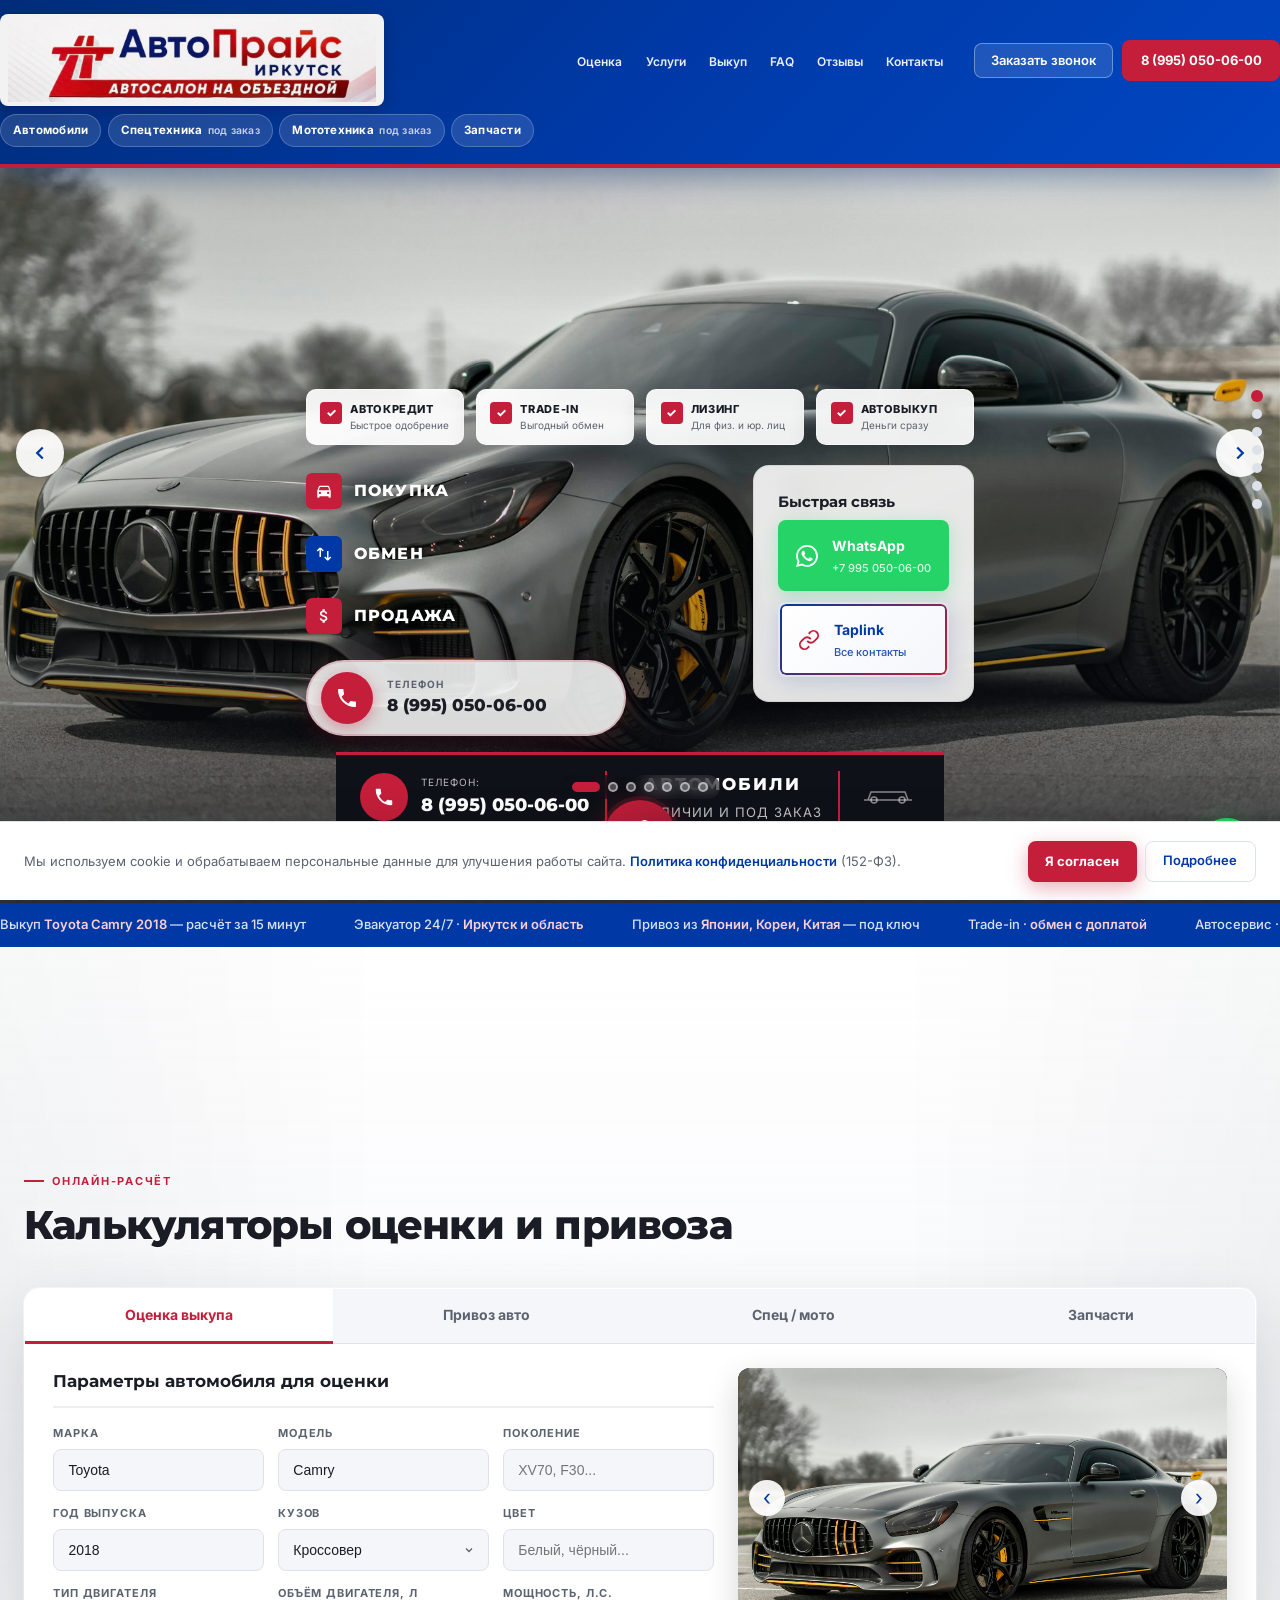
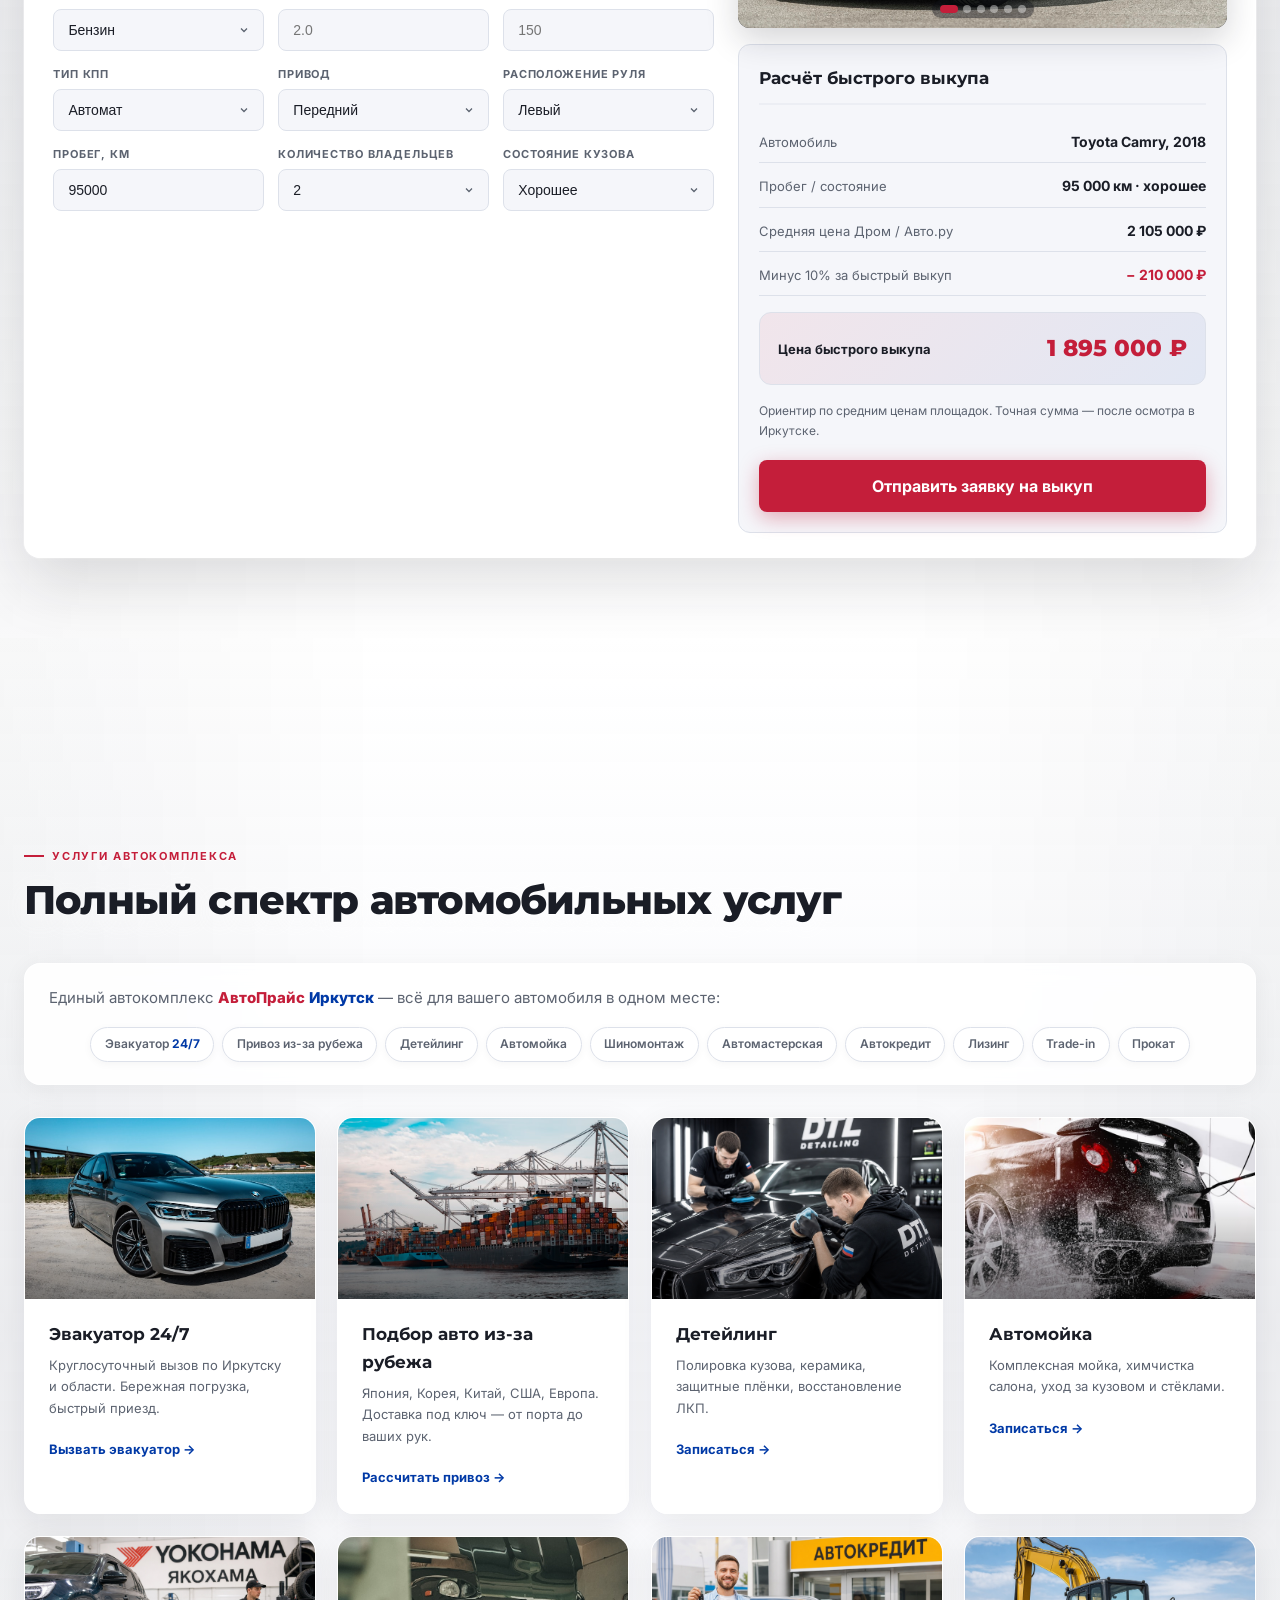
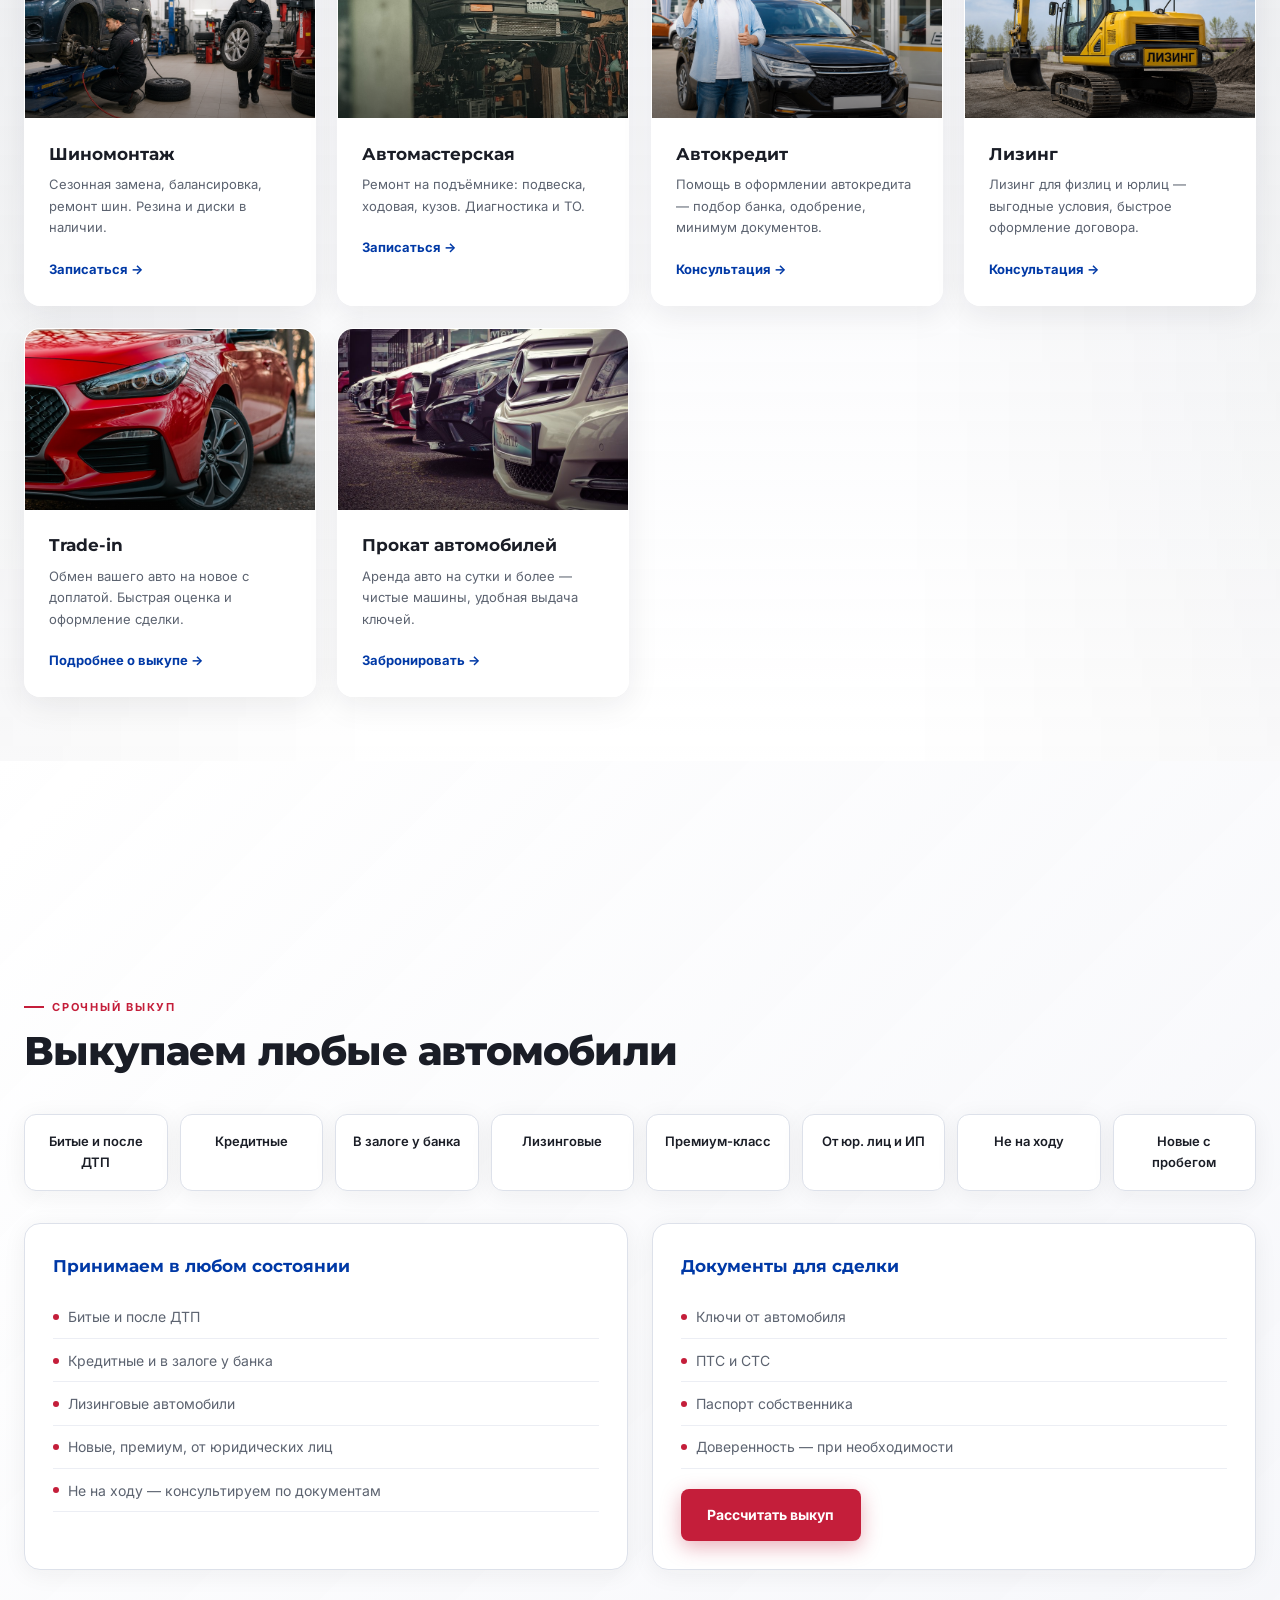
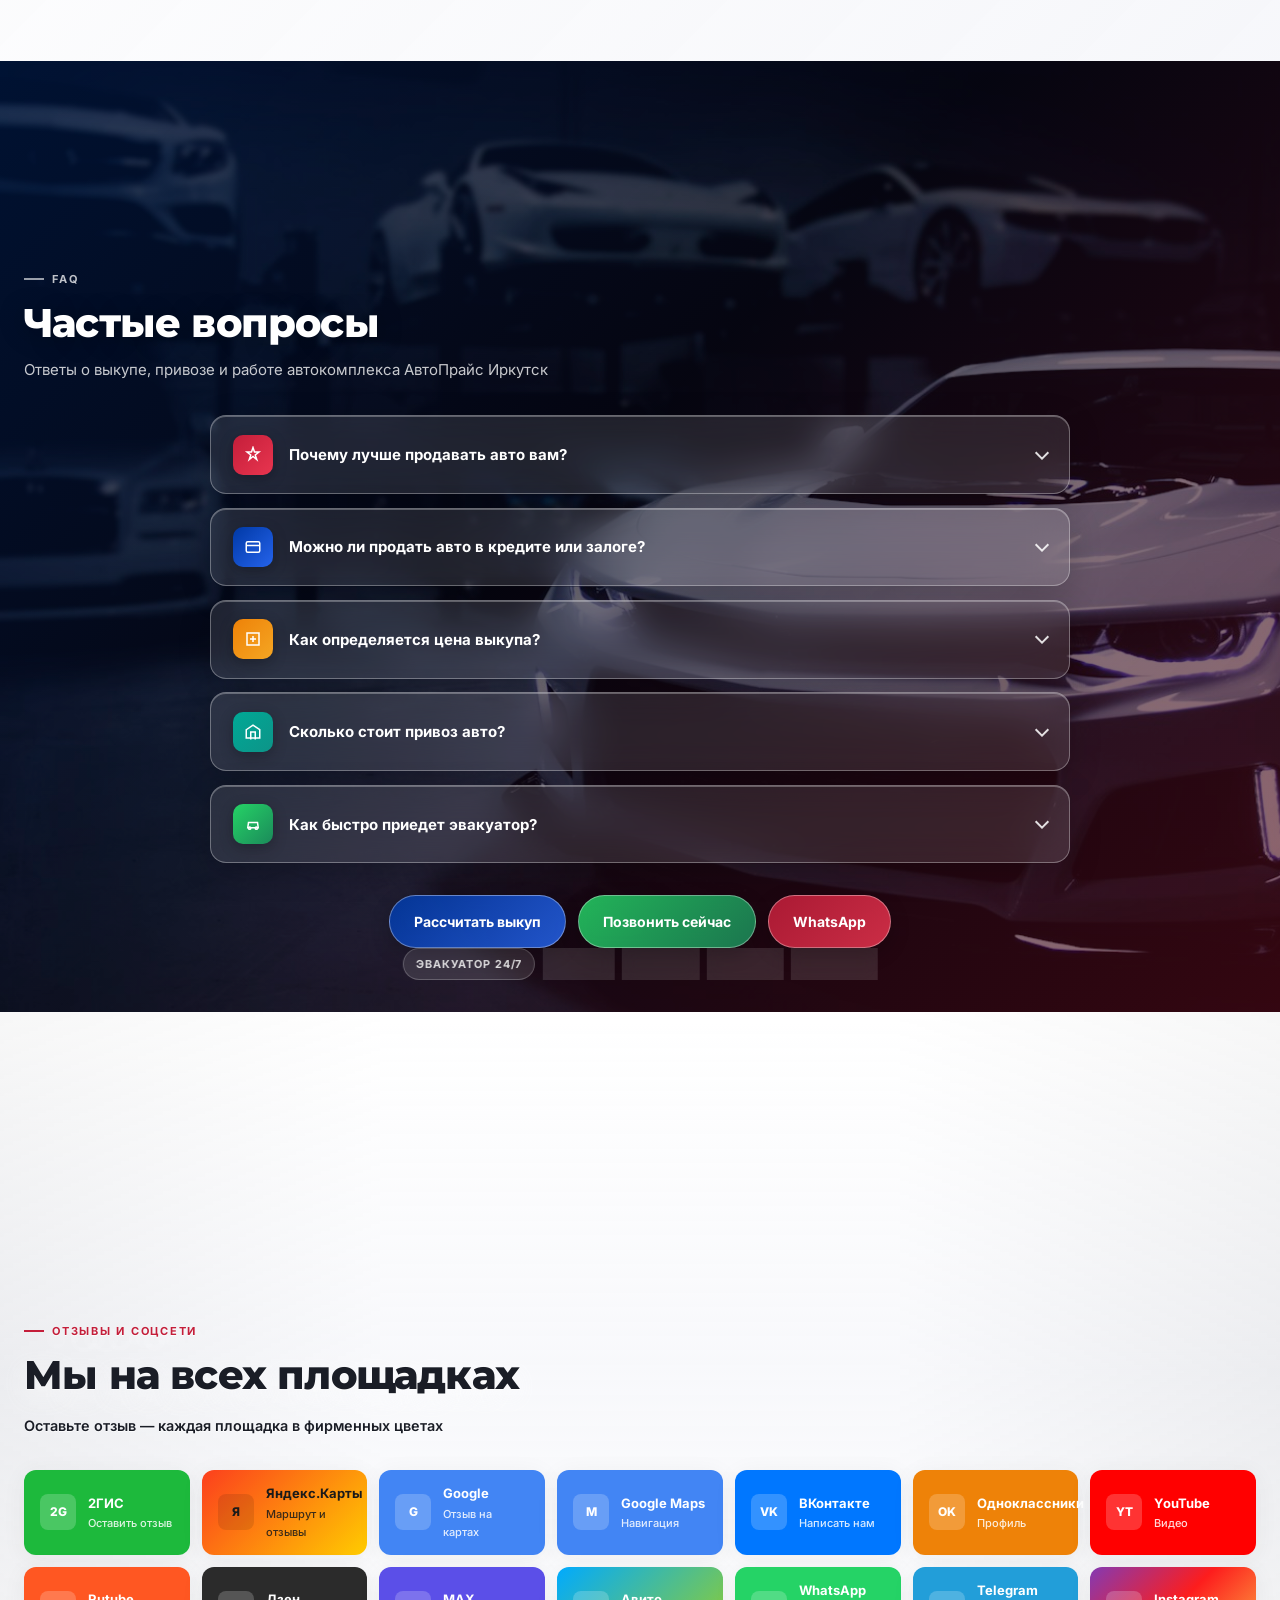
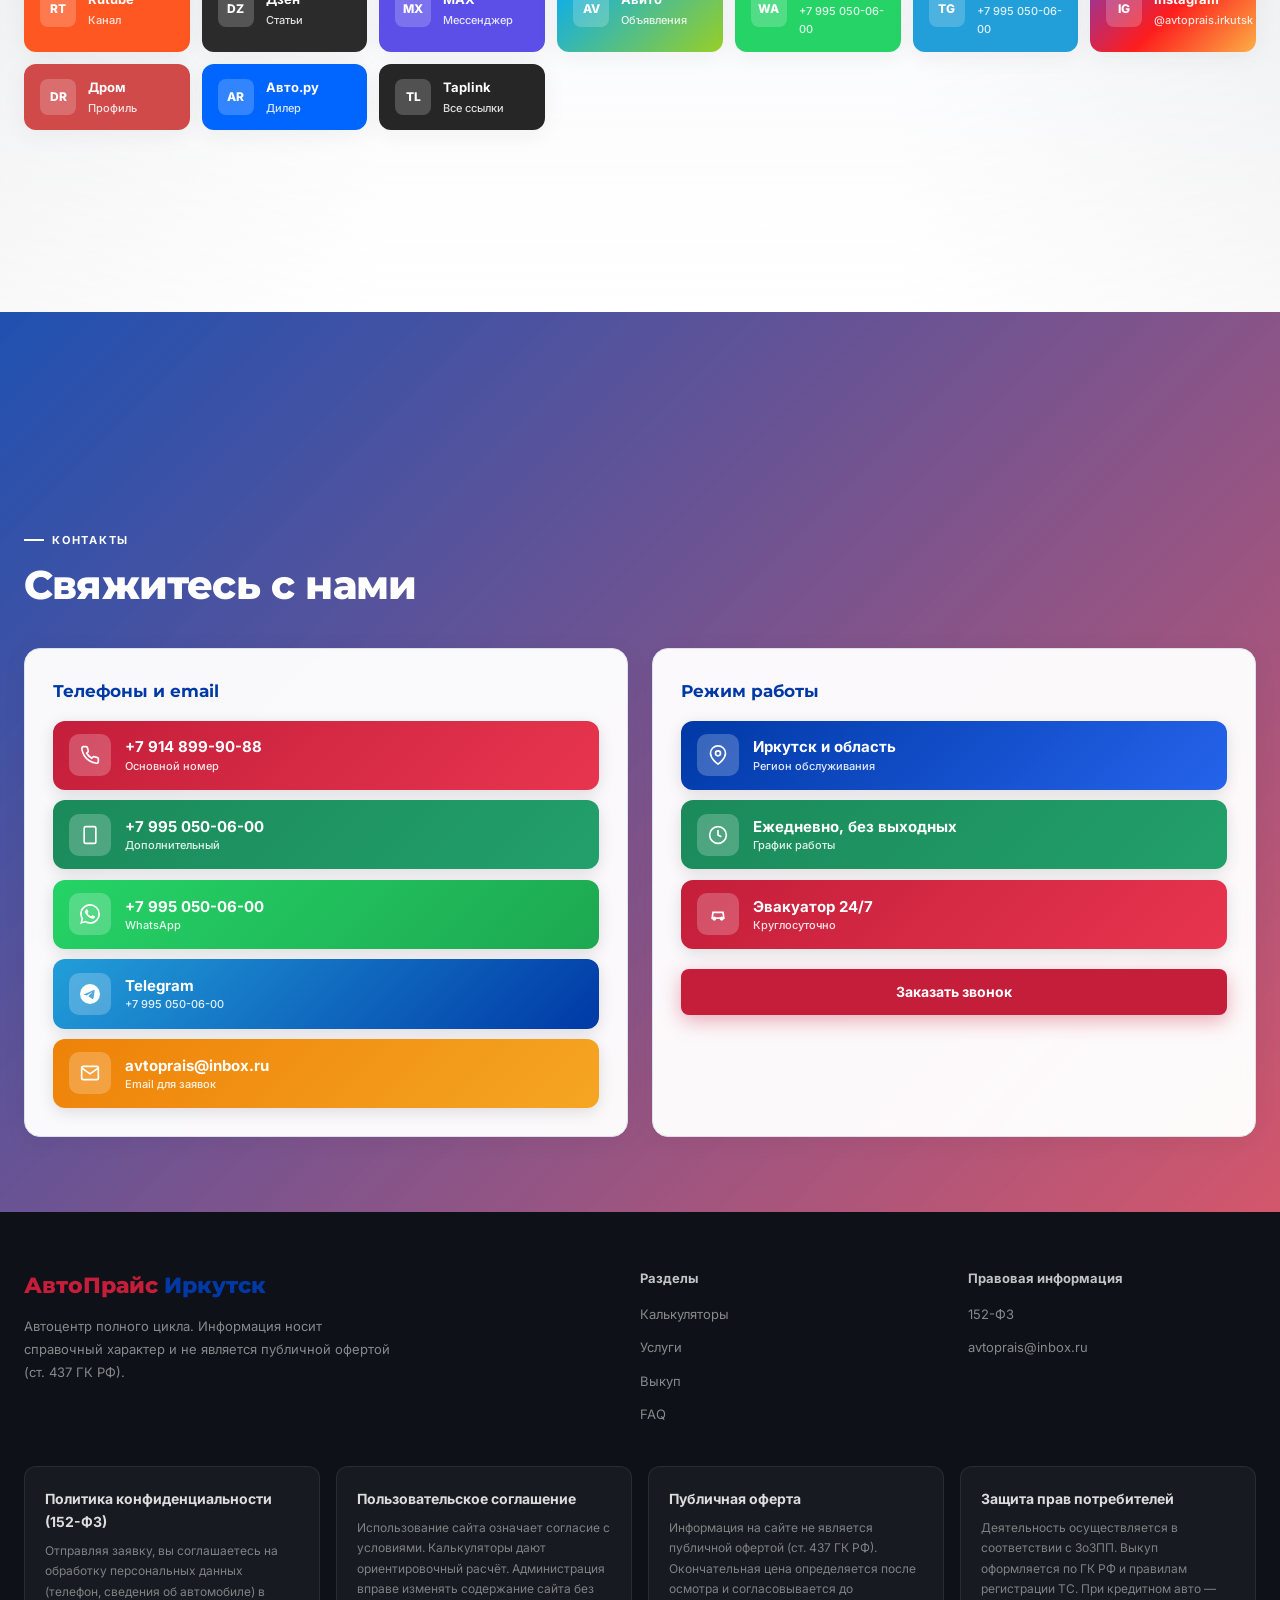
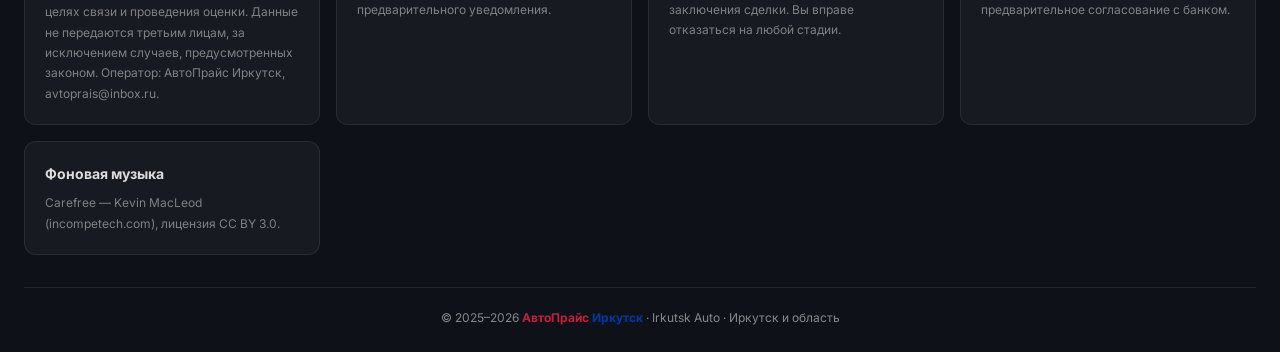
<file: avtoprais-vikup/index.html>
<!DOCTYPE html>
<html lang="ru">
<head>
<meta charset="UTF-8">
<meta name="viewport" content="width=device-width, initial-scale=1.0">
<title>АвтоПрайс Иркутск — Срочный выкуп авто | Автоцентр полного цикла</title>
<meta name="description" content="Срочный выкуп автомобилей в Иркутске за 15 минут. Привоз под заказ, эвакуатор 24/7, автосервис, trade-in. Битые, кредитные, в залоге.">
<link rel="preconnect" href="https://fonts.googleapis.com">
<link rel="stylesheet" href="css/portal.css">
</head>
<body>

<div class="tricolor"></div>

<header class="portal-nav portal-nav-hero">
  <div class="container nav-inner">
    <div class="nav-wrap">
      <a href="#home" class="nav-brand nav-brand-full" aria-label="АвтоПрайс Иркутск — Автосалон на Объездной">
        <img class="nav-logo-img" src="images/logo-avtoprais.png" width="420" height="96" alt="АвтоПрайс Иркутск — Автосалон на Объездной">
      </a>
      <ul class="nav-menu">
        <li><a href="#calculators">Оценка</a></li>
        <li><a href="#services">Услуги</a></li>
        <li><a href="#buyout">Выкуп</a></li>
        <li><a href="#faq">FAQ</a></li>
        <li><a href="#social">Отзывы</a></li>
        <li><a href="#contacts">Контакты</a></li>
      </ul>
      <div class="nav-actions">
        <button type="button" class="nav-callback" data-modal="modalCallback">Заказать звонок</button>
        <a href="tel:+79950500600" class="nav-call">8 (995) 050-06-00</a>
        <button class="nav-burger" id="navBurger" aria-label="Меню"><span></span><span></span><span></span></button>
      </div>
    </div>
    <div class="nav-cats" role="navigation" aria-label="Категории">
      <a href="#home" class="nav-cat" data-cat="auto">Автомобили</a>
      <a href="#calculators" class="nav-cat" data-cat="special" data-calc-tab="panelTech">Спецтехника <small>под заказ</small></a>
      <a href="#calculators" class="nav-cat" data-cat="moto" data-calc-tab="panelTech">Мототехника <small>под заказ</small></a>
      <a href="#calculators" class="nav-cat" data-cat="parts" data-calc-tab="panelParts">Запчасти</a>
    </div>
  </div>
</header>

<nav class="mobile-nav" id="mobileNav">
  <p class="mobile-nav-label">Категории</p>
  <a href="#home" data-cat="auto">Автомобили</a>
  <a href="#calculators" data-cat="special" data-calc-tab="panelTech">Спецтехника (под заказ)</a>
  <a href="#calculators" data-cat="moto" data-calc-tab="panelTech">Мототехника (под заказ)</a>
  <a href="#calculators" data-cat="parts" data-calc-tab="panelParts">Запчасти</a>
  <p class="mobile-nav-label">Разделы</p>
  <a href="#calculators">Оценка и калькуляторы</a>
  <a href="#services">Услуги</a>
  <a href="#buyout">Выкуп авто</a>
  <a href="#faq">FAQ</a>
  <a href="#social">Отзывы</a>
  <a href="#contacts">Контакты</a>
  <a href="tel:+79950500600">8 (995) 050-06-00</a>
</nav>

<nav class="page-dots" aria-label="Навигация по экранам">
  <a href="#home" title="Главная"></a>
  <a href="#calculators" title="Калькуляторы"></a>
  <a href="#services" title="Услуги"></a>
  <a href="#buyout" title="Выкуп"></a>
  <a href="#faq" title="FAQ"></a>
  <a href="#social" title="Отзывы"></a>
  <a href="#contacts" title="Контакты"></a>
</nav>

<!-- HERO -->
<section class="hero-portal screen" id="home">
  <div class="hero-slider" id="heroSlider">
    <div class="hero-slide active" style="background-image:url('images/hero/01-premium.jpg')" data-caption="Премиальные автомобили в наличии"></div>
    <div class="hero-slide" style="background-image:url('images/hero/02-lada.jpg')" data-caption="Классика и отечественные авто — выкуп и trade-in"></div>
    <div class="hero-slide" style="background-image:url('images/hero/03-toyota.jpg')" data-caption="Toyota — Camry, RAV4, Land Cruiser"></div>
    <div class="hero-slide" style="background-image:url('images/hero/04-gclass.jpg')" data-caption="Mercedes-Benz · G-Class"></div>
    <div class="hero-slide" style="background-image:url('images/hero/05-urus.jpg')" data-caption="Lamborghini Urus — премиум-класс"></div>
    <div class="hero-slide" style="background-image:url('images/hero/06-rolls.jpg')" data-caption="Rolls-Royce — элитный сегмент"></div>
    <div class="hero-slide" style="background-image:url('images/hero/07-yacht.jpg')" data-caption="Катера и яхты — подбор под заказ"></div>
  </div>
  <div class="hero-overlay"></div>

  <div class="container hero-banner">
    <div class="hero-checks">
      <div class="hero-check"><span class="hero-check-ico">✓</span><span><strong>АВТОКРЕДИТ</strong><small>Быстрое одобрение</small></span></div>
      <div class="hero-check"><span class="hero-check-ico">✓</span><span><strong>TRADE-IN</strong><small>Выгодный обмен</small></span></div>
      <div class="hero-check"><span class="hero-check-ico">✓</span><span><strong>ЛИЗИНГ</strong><small>Для физ. и юр. лиц</small></span></div>
      <div class="hero-check"><span class="hero-check-ico">✓</span><span><strong>АВТОВЫКУП</strong><small>Деньги сразу</small></span></div>
    </div>

    <div class="hero-body-row">
      <div class="hero-menu-col">
        <a href="#services" class="hero-menu-item item-buy"><span class="hero-menu-ico"><svg viewBox="0 0 24 24" fill="currentColor"><path d="M18.92 6.01C18.72 5.42 18.16 5 17.5 5h-11c-.66 0-1.22.42-1.42 1.01L3 12v8c0 .55.45 1 1 1h1c.55 0 1-.45 1-1v-1h12v1c0 .55.45 1 1 1h1c.55 0 1-.45 1-1v-8l-2.08-5.99zM6.5 16c-.83 0-1.5-.67-1.5-1.5S5.67 13 6.5 13s1.5.67 1.5 1.5S7.33 16 6.5 16zm11 0c-.83 0-1.5-.67-1.5-1.5s.67-1.5 1.5-1.5 1.5.67 1.5 1.5-.67 1.5-1.5 1.5zM5 11l1.5-4.5h11L19 11H5z"/></svg></span>ПОКУПКА</a>
        <a href="#buyout" class="hero-menu-item item-trade"><span class="hero-menu-ico"><svg viewBox="0 0 24 24" fill="none" stroke="currentColor" stroke-width="2"><path d="M7 16V4M7 4L3 8M7 4l4 4M17 8v12M17 20l4-4M17 20l-4-4"/></svg></span>ОБМЕН</a>
        <a href="#calculators" class="hero-menu-item item-sell" data-calc-tab="panelBuyout"><span class="hero-menu-ico"><svg viewBox="0 0 24 24" fill="currentColor"><path d="M11.8 10.9c-2.27-.59-3-1.2-3-2.15 0-1.09 1.01-1.85 2.7-1.85 1.78 0 2.44.85 2.5 2.1h2.21c-.07-1.72-1.12-3.3-3.21-3.81V3h-3v2.16c-1.94.42-3.5 1.68-3.5 3.61 0 2.31 1.91 3.46 4.7 4.13 2.5.6 3 1.48 3 2.41 0 .69-.49 1.79-2.7 1.79-2.06 0-2.87-.92-2.98-2.1h-2.2c.12 2.19 1.76 3.42 3.68 3.83V21h3v-2.15c1.95-.37 3.5-1.5 3.5-3.55 0-2.84-2.43-3.81-4.7-4.4z"/></svg></span>ПРОДАЖА</a>
        <a href="tel:+79950500600" class="hero-phone-plate">
          <span class="hero-phone-ring"><svg viewBox="0 0 24 24" fill="currentColor"><path d="M6.62 10.79c1.44 2.83 3.76 5.14 6.59 6.59l2.2-2.2c.27-.27.67-.36 1.02-.24 1.12.37 2.33.57 3.57.57.55 0 1 .45 1 1V20c0 .55-.45 1-1 1-9.39 0-17-7.61-17-17 0-.55.45-1 1-1h3.5c.55 0 1 .45 1 1 0 1.25.2 2.45.57 3.57.11.35.03.74-.25 1.02l-2.2 2.2z"/></svg></span>
          <span class="hero-phone-text"><small>ТЕЛЕФОН</small><strong>8 (995) 050-06-00</strong></span>
        </a>
      </div>
      <div class="hero-side-col">
        <div class="messenger-panel hero-messenger">
          <h3>Быстрая связь</h3>
          <div class="messenger-btns">
            <a href="https://wa.me/79950500600" target="_blank" rel="noopener" class="messenger-btn wa">
              <svg viewBox="0 0 24 24" fill="currentColor"><path d="M17.472 14.382c-.297-.149-1.758-.867-2.03-.967-.273-.099-.471-.148-.67.15-.197.297-.767.966-.94 1.164-.173.199-.347.223-.644.075-.297-.15-1.255-.463-2.39-1.475-.883-.788-1.48-1.761-1.653-2.059-.173-.297-.018-.458.13-.606.134-.133.298-.347.446-.52.149-.174.198-.298.298-.497.099-.198.05-.371-.025-.52-.075-.149-.669-1.612-.916-2.207-.242-.579-.487-.5-.669-.51-.173-.008-.371-.01-.57-.01-.198 0-.52.074-.792.372-.272.297-1.04 1.016-1.04 2.479 0 1.462 1.065 2.875 1.213 3.074.149.198 2.096 3.2 5.077 4.487.709.306 1.262.489 1.694.625.712.227 1.36.195 1.871.118.571-.085 1.758-.719 2.006-1.413.248-.694.248-1.289.173-1.413-.074-.124-.272-.198-.57-.347m-5.421 7.403h-.004a9.87 9.87 0 01-5.031-1.378l-.361-.214-3.741.982.998-3.648-.235-.374a9.86 9.86 0 01-1.51-5.26c.001-5.45 4.436-9.884 9.888-9.884 2.64 0 5.122 1.03 6.988 2.898a9.825 9.825 0 012.893 6.994c-.003 5.45-4.437 9.884-9.885 9.884m8.413-18.297A11.815 11.815 0 0012.05 0C5.495 0 .16 5.335.157 11.892c0 2.096.547 4.142 1.588 5.945L.057 24l6.305-1.654a11.882 11.882 0 005.683 1.448h.005c6.554 0 11.89-5.335 11.893-11.893a11.821 11.821 0 00-3.48-8.413z"/></svg>
              <div>WhatsApp<small>+7 995 050-06-00</small></div>
            </a>
            <a href="https://taplink.cc/avtoprais1" target="_blank" rel="noopener" class="messenger-btn taplink">
              <svg viewBox="0 0 24 24" fill="none" stroke="currentColor" stroke-width="2"><path d="M10 13a5 5 0 007.54.54l3-3a5 5 0 00-7.07-7.07l-1.72 1.71"/><path d="M14 11a5 5 0 00-7.54-.54l-3 3a5 5 0 007.07 7.07l1.71-1.71"/></svg>
              <div>Taplink<small>Все контакты</small></div>
            </a>
          </div>
        </div>
      </div>
    </div>
  </div>

  <p class="slide-caption" id="slideCaption">Премиальные автомобили в наличии</p>

  <button type="button" class="hero-arrow hero-arrow-prev" id="heroPrev" aria-label="Предыдущий автомобиль">
    <svg viewBox="0 0 24 24" fill="none" stroke="currentColor" stroke-width="2.5"><path d="M15 18l-6-6 6-6"/></svg>
  </button>
  <button type="button" class="hero-arrow hero-arrow-next" id="heroNext" aria-label="Следующий автомобиль">
    <svg viewBox="0 0 24 24" fill="none" stroke="currentColor" stroke-width="2.5"><path d="M9 18l6-6-6-6"/></svg>
  </button>

  <div class="hero-bottom-bar">
    <a href="tel:+79950500600" class="hero-bottom-phone">
      <span class="hero-bottom-phone-ico"><svg viewBox="0 0 24 24" fill="currentColor"><path d="M6.62 10.79c1.44 2.83 3.76 5.14 6.59 6.59l2.2-2.2c.27-.27.67-.36 1.02-.24 1.12.37 2.33.57 3.57.57.55 0 1 .45 1 1V20c0 .55-.45 1-1 1-9.39 0-17-7.61-17-17 0-.55.45-1 1-1h3.5c.55 0 1 .45 1 1 0 1.25.2 2.45.57 3.57.11.35.03.74-.25 1.02l-2.2 2.2z"/></svg></span>
      <span><small>ТЕЛЕФОН:</small><strong>8 (995) 050-06-00</strong></span>
    </a>
    <div class="hero-bottom-center">
      <span class="hero-bottom-title">АВТОМОБИЛИ</span>
      <span class="hero-bottom-sub">В НАЛИЧИИ И ПОД ЗАКАЗ</span>
    </div>
    <div class="hero-bottom-car" aria-hidden="true">
      <svg viewBox="0 0 64 32" fill="none" stroke="currentColor" stroke-width="1.5"><path d="M8 22h48M12 22l3-8h34l3 8M18 14h28"/><circle cx="18" cy="22" r="3"/><circle cx="46" cy="22" r="3"/></svg>
    </div>
  </div>

  <div class="hero-dots" role="tablist" aria-label="Слайды автомобилей">
    <button type="button" class="hero-dot active" aria-label="Премиум" aria-current="true"></button>
    <button type="button" class="hero-dot" aria-label="Жигули"></button>
    <button type="button" class="hero-dot" aria-label="Toyota"></button>
    <button type="button" class="hero-dot" aria-label="Mercedes G-Class"></button>
    <button type="button" class="hero-dot" aria-label="Lamborghini Urus"></button>
    <button type="button" class="hero-dot" aria-label="Rolls-Royce"></button>
    <button type="button" class="hero-dot" aria-label="Катер"></button>
  </div>
</section>

<div class="live-ticker">
  <div class="ticker-track">
    <span>Выкуп <em>Toyota Camry 2018</em> — расчёт за 15 минут</span>
    <span>Эвакуатор 24/7 · <em>Иркутск и область</em></span>
    <span>Привоз из <em>Японии, Кореи, Китая</em> — под ключ</span>
    <span>Trade-in · <em>обмен с доплатой</em></span>
    <span>Автосервис · <em>ходовая, кузов, детейлинг</em></span>
    <span>Выкуп <em>Toyota Camry 2018</em> — расчёт за 15 минут</span>
    <span>Эвакуатор 24/7 · <em>Иркутск и область</em></span>
    <span>Привоз из <em>Японии, Кореи, Китая</em> — под ключ</span>
    <span>Trade-in · <em>обмен с доплатой</em></span>
    <span>Автосервис · <em>ходовая, кузов, детейлинг</em></span>
  </div>
</div>

<!-- CALCULATORS — экран 2 -->
<section class="section calc-section screen focus-buyout has-bg-cars" id="calculators">
  <div class="bg-car-slider" aria-hidden="true" data-bg-interval="5500">
    <div class="bg-car-slide active" style="background-image:url('https://images.unsplash.com/photo-1492144534655-ae79c964c9d7?auto=format&fit=crop&w=1920&q=80')"></div>
    <div class="bg-car-slide" style="background-image:url('https://images.unsplash.com/photo-1503376780353-7e6692767b70?auto=format&fit=crop&w=1920&q=80')"></div>
    <div class="bg-car-slide" style="background-image:url('https://images.unsplash.com/photo-1618843479313-40f8afb4b4d8?auto=format&fit=crop&w=1920&q=80')"></div>
    <div class="bg-car-slide" style="background-image:url('https://images.unsplash.com/photo-1555215695-3004980ad54e?auto=format&fit=crop&w=1920&q=80')"></div>
    <div class="bg-car-slide" style="background-image:url('https://images.unsplash.com/photo-1606664515524-ed2f786a0bd6?auto=format&fit=crop&w=1920&q=80')"></div>
    <div class="bg-car-slide" style="background-image:url('https://images.unsplash.com/photo-1583121274602-3e282f2bae70?auto=format&fit=crop&w=1920&q=80')"></div>
    <div class="bg-car-overlay"></div>
  </div>
  <div class="container screen-inner reveal">
    <span class="section-label">Онлайн-расчёт</span>
    <h2 class="section-title">Калькуляторы оценки и привоза</h2>
    <div class="calc-shell">
      <div class="calc-tabs">
        <button type="button" class="calc-tab active" data-panel="panelBuyout">Оценка выкупа</button>
        <button type="button" class="calc-tab" data-panel="panelImport">Привоз авто</button>
        <button type="button" class="calc-tab" data-panel="panelTech">Спец / мото</button>
        <button type="button" class="calc-tab" data-panel="panelParts">Запчасти</button>
      </div>

      <div class="calc-panel active" id="panelBuyout">
        <div class="calc-workbench">
          <div class="calc-fields">
            <h3>Параметры автомобиля для оценки</h3>
            <div class="form-row three">
              <div class="form-group">
                <label>Марка</label>
                <input type="text" id="p-ev-brand" list="p-brand-list" placeholder="Toyota, BMW, Kia..." autocomplete="off" value="Toyota">
                <datalist id="p-brand-list"></datalist>
              </div>
              <div class="form-group">
                <label>Модель</label>
                <input type="text" id="p-ev-model" list="p-model-list" placeholder="Camry, X5, Sportage..." autocomplete="off" value="Camry">
                <datalist id="p-model-list"></datalist>
              </div>
              <div class="form-group">
                <label>Поколение</label>
                <input type="text" id="p-ev-gen" placeholder="XV70, F30...">
              </div>
            </div>
            <div class="form-row three">
              <div class="form-group">
                <label>Год выпуска</label>
                <input type="number" id="p-ev-year" value="2018" min="1990" max="2026">
              </div>
              <div class="form-group">
                <label>Кузов</label>
                <select id="p-ev-body">
                  <option>Седан</option>
                  <option>Хэтчбек</option>
                  <option selected>Кроссовер</option>
                  <option>Внедорожник</option>
                  <option>Универсал</option>
                  <option>Купе</option>
                  <option>Минивэн</option>
                  <option>Пикап</option>
                </select>
              </div>
              <div class="form-group">
                <label>Цвет</label>
                <input type="text" id="p-ev-color" placeholder="Белый, чёрный...">
              </div>
            </div>
            <div class="form-row three">
              <div class="form-group">
                <label>Тип двигателя</label>
                <select id="p-ev-engine">
                  <option selected>Бензин</option>
                  <option>Дизель</option>
                  <option>Гибрид</option>
                  <option>Электро</option>
                  <option>Газ / ГБО</option>
                </select>
              </div>
              <div class="form-group">
                <label>Объём двигателя, л</label>
                <input type="text" id="p-ev-volume" placeholder="2.0">
              </div>
              <div class="form-group">
                <label>Мощность, л.с.</label>
                <input type="number" id="p-ev-power" placeholder="150" min="30" max="1500">
              </div>
            </div>
            <div class="form-row three">
              <div class="form-group">
                <label>Тип КПП</label>
                <select id="p-ev-gear">
                  <option>Механика</option>
                  <option selected>Автомат</option>
                  <option>Робот</option>
                  <option>Вариатор</option>
                </select>
              </div>
              <div class="form-group">
                <label>Привод</label>
                <select id="p-ev-drive">
                  <option selected>Передний</option>
                  <option>Задний</option>
                  <option>Полный</option>
                </select>
              </div>
              <div class="form-group">
                <label>Расположение руля</label>
                <select id="p-ev-wheel">
                  <option selected>Левый</option>
                  <option>Правый</option>
                </select>
              </div>
            </div>
            <div class="form-row three">
              <div class="form-group">
                <label>Пробег, км</label>
                <input type="number" id="p-ev-mileage" placeholder="90 000" value="95000">
              </div>
              <div class="form-group">
                <label>Количество владельцев</label>
                <select id="p-ev-owners">
                  <option>1</option>
                  <option selected>2</option>
                  <option>3</option>
                  <option>4+</option>
                </select>
              </div>
              <div class="form-group">
                <label>Состояние кузова</label>
                <select id="p-ev-condition">
                  <option value="отличное">Отличное</option>
                  <option value="хорошее" selected>Хорошее</option>
                  <option value="среднее">Среднее</option>
                  <option value="битое">Битое</option>
                  <option value="не на ходу">Не на ходу</option>
                </select>
              </div>
            </div>
          </div>

          <aside class="calc-aside">
            <div class="calc-car-slider" id="calcCarSlider">
              <div class="calc-car-track">
                <div class="calc-car-slide active" style="background-image:url('images/hero/01-premium.jpg')"></div>
                <div class="calc-car-slide" style="background-image:url('images/hero/03-toyota.jpg')"></div>
                <div class="calc-car-slide" style="background-image:url('images/hero/04-gclass.jpg')"></div>
                <div class="calc-car-slide" style="background-image:url('images/hero/05-urus.jpg')"></div>
                <div class="calc-car-slide" style="background-image:url('images/hero/02-lada.jpg')"></div>
                <div class="calc-car-slide" style="background-image:url('images/hero/06-rolls.jpg')"></div>
              </div>
              <button type="button" class="calc-car-arrow prev" id="calcCarPrev" aria-label="Назад">‹</button>
              <button type="button" class="calc-car-arrow next" id="calcCarNext" aria-label="Вперёд">›</button>
              <div class="calc-car-dots" id="calcCarDots" role="tablist" aria-label="Автомобили">
                <button type="button" class="active" aria-label="1"></button>
                <button type="button" aria-label="2"></button>
                <button type="button" aria-label="3"></button>
                <button type="button" aria-label="4"></button>
                <button type="button" aria-label="5"></button>
                <button type="button" aria-label="6"></button>
              </div>
            </div>
            <div class="calc-output">
              <h3>Расчёт быстрого выкупа</h3>
              <div class="calc-result" id="portalBuyoutResult"></div>
              <button type="button" class="btn btn-red buyout-submit-btn" style="width:100%;margin-top:1.25rem" data-modal="modalCallback">Отправить заявку на выкуп</button>
            </div>
          </aside>
        </div>
      </div>

      <div class="calc-panel" id="panelImport">
        <div class="calc-workbench">
          <div class="calc-fields">
            <h3>Параметры привоза в Иркутск</h3>
            <div class="form-row three">
              <div class="form-group">
                <label>Страна</label>
                <select id="p-imp-country">
                  <option value="japan">Япония</option>
                  <option value="korea">Южная Корея</option>
                  <option value="china">Китай</option>
                  <option value="usa">США</option>
                  <option value="germany">Германия</option>
                </select>
              </div>
              <div class="form-group">
                <label>Марка</label>
                <input type="text" id="p-imp-brand" list="p-imp-brand-list" placeholder="Toyota, Nissan..." autocomplete="off" value="Toyota">
                <datalist id="p-imp-brand-list"></datalist>
              </div>
              <div class="form-group">
                <label>Модель</label>
                <input type="text" id="p-imp-model" list="p-imp-model-list" placeholder="Camry, RAV4..." autocomplete="off" value="Camry">
                <datalist id="p-imp-model-list"></datalist>
              </div>
            </div>
            <div class="form-row three">
              <div class="form-group">
                <label>Год выпуска</label>
                <input type="number" id="p-imp-year" value="2019" min="2005" max="2026">
              </div>
              <div class="form-group">
                <label>Комплектация</label>
                <select id="p-imp-trim">
                  <option value="Standard">Standard</option>
                  <option value="G" selected>G</option>
                  <option value="S">S</option>
                  <option value="Z">Z</option>
                  <option value="Touring">Touring</option>
                  <option value="Premium">Premium</option>
                  <option value="Luxury">Luxury</option>
                  <option value="Sport">Sport</option>
                </select>
              </div>
              <div class="form-group">
                <label>Объём двигателя</label>
                <select id="p-imp-volume">
                  <option value="1000">до 1.0 л</option>
                  <option value="1500">1.0–1.5 л</option>
                  <option value="2000" selected>1.5–2.0 л</option>
                  <option value="2500">2.0–2.5 л</option>
                  <option value="3000">2.5–3.0 л</option>
                  <option value="3500">свыше 3.0 л</option>
                </select>
              </div>
            </div>
            <div class="form-row">
              <div class="form-group">
                <label>Цена за рубежом, ₽</label>
                <input type="number" id="p-imp-price" min="100000" step="10000" placeholder="авто-расчёт">
              </div>
              <div class="form-group">
                <label>Город получения</label>
                <input type="text" id="p-imp-city" value="Иркутск" placeholder="Иркутск">
              </div>
            </div>
          </div>

          <aside class="calc-aside">
            <div class="calc-car-slider calc-car-slider-import" id="calcCarSliderImp">
              <div class="calc-car-track">
                <div class="calc-car-slide active" style="background-image:url('images/hero/03-toyota.jpg')"></div>
                <div class="calc-car-slide" style="background-image:url('images/hero/01-premium.jpg')"></div>
                <div class="calc-car-slide" style="background-image:url('images/hero/04-gclass.jpg')"></div>
                <div class="calc-car-slide" style="background-image:url('images/hero/05-urus.jpg')"></div>
                <div class="calc-car-slide" style="background-image:url('images/hero/06-rolls.jpg')"></div>
              </div>
              <button type="button" class="calc-car-arrow prev" data-calc-slider="imp" data-dir="-1" aria-label="Назад">‹</button>
              <button type="button" class="calc-car-arrow next" data-calc-slider="imp" data-dir="1" aria-label="Вперёд">›</button>
              <div class="calc-car-dots" id="calcCarDotsImp" role="tablist">
                <button type="button" class="active" aria-label="1"></button>
                <button type="button" aria-label="2"></button>
                <button type="button" aria-label="3"></button>
                <button type="button" aria-label="4"></button>
                <button type="button" aria-label="5"></button>
              </div>
            </div>
            <div class="calc-output">
              <h3>Итого под ключ</h3>
              <div class="calc-result" id="portalImportResult"></div>
              <button type="button" class="btn btn-blue" style="width:100%;margin-top:1.25rem" data-modal="modalCallback">Отправить на расчет привоза</button>
            </div>
          </aside>
        </div>
      </div>

      <div class="calc-panel" id="panelTech">
        <div class="calc-workbench">
          <div class="calc-fields">
            <h3>Доставка и растаможка техники до Иркутска</h3>
            <p class="calc-hint">Для спецтехники и мототехники под заказ. Расчёт ориентировочный.</p>
            <div class="form-row three">
              <div class="form-group">
                <label>Тип техники</label>
                <select id="p-tech-type">
                  <option value="special">Спецтехника</option>
                  <option value="moto">Мототехника</option>
                </select>
              </div>
              <div class="form-group">
                <label>Страна отправки</label>
                <select id="p-tech-country">
                  <option value="china">Китай</option>
                  <option value="japan">Япония</option>
                  <option value="korea">Южная Корея</option>
                  <option value="germany">Германия</option>
                  <option value="usa">США</option>
                </select>
              </div>
              <div class="form-group">
                <label>Год выпуска</label>
                <input type="number" id="p-tech-year" value="2020" min="1995" max="2026">
              </div>
            </div>
            <div class="form-row three">
              <div class="form-group">
                <label>Название / модель</label>
                <input type="text" id="p-tech-name" placeholder="Экскаватор XCMG / Honda CBR..." value="Экскаватор">
              </div>
              <div class="form-group">
                <label>Цена за рубежом, ₽</label>
                <input type="number" id="p-tech-price" value="2500000" min="50000" step="10000">
              </div>
              <div class="form-group">
                <label>Вес / класс</label>
                <select id="p-tech-weight">
                  <option value="light">Лёгкая (до 1 т / мото)</option>
                  <option value="medium" selected>Средняя (1–8 т)</option>
                  <option value="heavy">Тяжёлая (свыше 8 т)</option>
                </select>
              </div>
            </div>
            <div class="form-row">
              <div class="form-group">
                <label>Объём двигателя, см³ (если есть)</label>
                <input type="number" id="p-tech-volume" value="2000" min="50" max="20000" step="50">
              </div>
              <div class="form-group">
                <label>Город получения</label>
                <input type="text" id="p-tech-city" value="Иркутск" readonly>
              </div>
            </div>
          </div>
          <aside class="calc-aside">
            <div class="calc-output">
              <h3>Итого до Иркутска</h3>
              <div class="calc-result" id="portalTechResult"></div>
              <button type="button" class="btn btn-blue" style="width:100%;margin-top:1.25rem" data-modal="modalCallback">Заявка на спец / мото</button>
            </div>
          </aside>
        </div>
      </div>

      <div class="calc-panel" id="panelParts">
        <div class="calc-workbench">
          <div class="calc-fields">
            <h3>Доставка и растаможка запчастей до Иркутска</h3>
            <p class="calc-hint">Отдельно для автозапчастей и комплектующих. Укажите вес и стоимость инвойса.</p>
            <div class="form-row three">
              <div class="form-group">
                <label>Страна отправки</label>
                <select id="p-parts-country">
                  <option value="china">Китай</option>
                  <option value="japan">Япония</option>
                  <option value="korea">Южная Корея</option>
                  <option value="uae">ОАЭ / Ближний Восток</option>
                  <option value="europe">Европа</option>
                </select>
              </div>
              <div class="form-group">
                <label>Тип груза</label>
                <select id="p-parts-kind">
                  <option value="body">Кузовные детали</option>
                  <option value="engine">Двигатель / КПП</option>
                  <option value="optics">Оптика / электроника</option>
                  <option value="consumables" selected>Расходники / мелкие</option>
                  <option value="wheels">Диски / шины</option>
                </select>
              </div>
              <div class="form-group">
                <label>Вес груза, кг</label>
                <input type="number" id="p-parts-weight" value="25" min="0.5" max="5000" step="0.5">
              </div>
            </div>
            <div class="form-row">
              <div class="form-group">
                <label>Стоимость по инвойсу, ₽</label>
                <input type="number" id="p-parts-price" value="80000" min="1000" step="1000">
              </div>
              <div class="form-group">
                <label>Описание</label>
                <input type="text" id="p-parts-name" placeholder="Фара LED, турбина..." value="Комплект запчастей">
              </div>
            </div>
            <div class="form-row">
              <div class="form-group">
                <label>Город получения</label>
                <input type="text" id="p-parts-city" value="Иркутск" readonly>
              </div>
              <div class="form-group">
                <label>Срочность</label>
                <select id="p-parts-speed">
                  <option value="standard" selected>Стандарт (20–35 дней)</option>
                  <option value="express">Экспресс (+40% к доставке)</option>
                </select>
              </div>
            </div>
          </div>
          <aside class="calc-aside">
            <div class="calc-output">
              <h3>Итого до Иркутска</h3>
              <div class="calc-result" id="portalPartsResult"></div>
              <button type="button" class="btn btn-red" style="width:100%;margin-top:1.25rem" data-modal="modalCallback">Заявка на запчасти</button>
            </div>
          </aside>
        </div>
      </div>
    </div>
  </div>
</section>

<!-- SERVICES — экран 3 -->
<section class="section services-section screen has-bg-cars" id="services">
  <div class="bg-car-slider" aria-hidden="true" data-bg-interval="5200">
    <div class="bg-car-slide active" style="background-image:url('https://images.unsplash.com/photo-1549317661-bd32c8ce0db2?auto=format&fit=crop&w=1920&q=80')"></div>
    <div class="bg-car-slide" style="background-image:url('https://images.unsplash.com/photo-1511919884226-fd3cad34687c?auto=format&fit=crop&w=1920&q=80')"></div>
    <div class="bg-car-slide" style="background-image:url('https://images.unsplash.com/photo-1617531653332-bd46c24f2068?auto=format&fit=crop&w=1920&q=80')"></div>
    <div class="bg-car-slide" style="background-image:url('https://images.unsplash.com/photo-1542362567-b066e69b1855?auto=format&fit=crop&w=1920&q=80')"></div>
    <div class="bg-car-slide" style="background-image:url('https://images.unsplash.com/photo-1552519507-da3b142c6e3d?auto=format&fit=crop&w=1920&q=80')"></div>
    <div class="bg-car-slide" style="background-image:url('https://images.unsplash.com/photo-1563720223185-11003d516935?auto=format&fit=crop&w=1920&q=80')"></div>
    <div class="bg-car-overlay"></div>
  </div>
  <div class="container screen-inner reveal">
    <span class="section-label">Услуги автокомплекса</span>
    <h2 class="section-title">Полный спектр автомобильных услуг</h2>
    <div class="services-hub">
      <p>Единый автокомплекс <strong><span class="brand-red">АвтоПрайс</span> <span class="brand-blue">Иркутск</span></strong> — всё для вашего автомобиля в одном месте:</p>
      <div class="services-hub-tags">
        <span class="services-hub-tag">Эвакуатор <em>24/7</em></span>
        <span class="services-hub-tag">Привоз из-за рубежа</span>
        <span class="services-hub-tag">Детейлинг</span>
        <span class="services-hub-tag">Автомойка</span>
        <span class="services-hub-tag">Шиномонтаж</span>
        <span class="services-hub-tag">Автомастерская</span>
        <span class="services-hub-tag">Автокредит</span>
        <span class="services-hub-tag">Лизинг</span>
        <span class="services-hub-tag">Trade-in</span>
        <span class="services-hub-tag">Прокат</span>
      </div>
    </div>
    <div class="services-grid">
      <article class="svc-photo">
        <div class="svc-photo-img"><img src="images/services/tow.jpg" alt="Эвакуатор 24/7" loading="lazy" width="800" height="500"></div>
        <div class="svc-photo-body"><h3>Эвакуатор 24/7</h3><p>Круглосуточный вызов по Иркутску и области. Бережная погрузка, быстрый приезд.</p><a href="tel:+79148999088">Вызвать эвакуатор →</a></div>
      </article>
      <article class="svc-photo">
        <div class="svc-photo-img"><img src="images/services/import.jpg" alt="Подбор авто из-за рубежа" loading="lazy" width="800" height="500"></div>
        <div class="svc-photo-body"><h3>Подбор авто из-за рубежа</h3><p>Япония, Корея, Китай, США, Европа. Доставка под ключ — от порта до ваших рук.</p><a href="#calculators" data-calc-tab="panelImport">Рассчитать привоз →</a></div>
      </article>
      <article class="svc-photo">
        <div class="svc-photo-img"><img src="images/services/detailing.jpg" alt="Детейлинг DTL — полировка кузова" loading="lazy" width="800" height="500"></div>
        <div class="svc-photo-body"><h3>Детейлинг</h3><p>Полировка кузова, керамика, защитные плёнки, восстановление ЛКП.</p><button type="button" class="svc-link" data-modal="modalCallback">Записаться →</button></div>
      </article>
      <article class="svc-photo">
        <div class="svc-photo-img"><img src="images/services/wash.jpg" alt="Автомойка" loading="lazy" width="800" height="500"></div>
        <div class="svc-photo-body"><h3>Автомойка</h3><p>Комплексная мойка, химчистка салона, уход за кузовом и стёклами.</p><button type="button" class="svc-link" data-modal="modalCallback">Записаться →</button></div>
      </article>
      <article class="svc-photo">
        <div class="svc-photo-img"><img src="images/services/tires.jpg" alt="Шиномонтаж Yokohama — переобувка колёс" loading="lazy" width="800" height="500"></div>
        <div class="svc-photo-body"><h3>Шиномонтаж</h3><p>Сезонная замена, балансировка, ремонт шин. Резина и диски в наличии.</p><button type="button" class="svc-link" data-modal="modalCallback">Записаться →</button></div>
      </article>
      <article class="svc-photo">
        <div class="svc-photo-img"><img src="images/services/workshop.jpg" alt="Автомастерская — ремонт на подъёмнике" loading="lazy" width="800" height="500"></div>
        <div class="svc-photo-body"><h3>Автомастерская</h3><p>Ремонт на подъёмнике: подвеска, ходовая, кузов. Диагностика и ТО.</p><button type="button" class="svc-link" data-modal="modalCallback">Записаться →</button></div>
      </article>
      <article class="svc-photo">
        <div class="svc-photo-img"><img src="images/services/credit.jpg" alt="Автокредит — довольный покупатель у киоска" loading="lazy" width="800" height="500"></div>
        <div class="svc-photo-body"><h3>Автокредит</h3><p>Помощь в оформлении автокредита — подбор банка, одобрение, минимум документов.</p><button type="button" class="svc-link" data-modal="modalCallback">Консультация →</button></div>
      </article>
      <article class="svc-photo">
        <div class="svc-photo-img"><img src="images/services/leasing.jpg" alt="Лизинг спецтехники — номер ЛИЗИНГ" loading="lazy" width="800" height="500"></div>
        <div class="svc-photo-body"><h3>Лизинг</h3><p>Лизинг для физлиц и юрлиц — выгодные условия, быстрое оформление договора.</p><button type="button" class="svc-link" data-modal="modalCallback">Консультация →</button></div>
      </article>
      <article class="svc-photo">
        <div class="svc-photo-img"><img src="images/services/tradein.jpg" alt="Trade-in — обмен автомобиля" loading="lazy" width="800" height="500"></div>
        <div class="svc-photo-body"><h3>Trade-in</h3><p>Обмен вашего авто на новое с доплатой. Быстрая оценка и оформление сделки.</p><a href="#buyout">Подробнее о выкупе →</a></div>
      </article>
      <article class="svc-photo">
        <div class="svc-photo-img"><img src="images/services/rental.jpg" alt="Прокат автомобилей" loading="lazy" width="800" height="500"></div>
        <div class="svc-photo-body"><h3>Прокат автомобилей</h3><p>Аренда авто на сутки и более — чистые машины, удобная выдача ключей.</p><button type="button" class="svc-link" data-modal="modalCallback">Забронировать →</button></div>
      </article>
    </div>
  </div>
</section>

<!-- BUYOUT — экран 4 -->
<section class="section buyout-section screen" id="buyout">
  <div class="screen-bg" aria-hidden="true"></div>
  <div class="container screen-inner reveal">
    <span class="section-label">Срочный выкуп</span>
    <h2 class="section-title">Выкупаем любые автомобили</h2>
    <div class="buyout-types">
      <div class="buyout-type">Битые и после ДТП</div>
      <div class="buyout-type">Кредитные</div>
      <div class="buyout-type">В залоге у банка</div>
      <div class="buyout-type">Лизинговые</div>
      <div class="buyout-type">Премиум-класс</div>
      <div class="buyout-type">От юр. лиц и ИП</div>
      <div class="buyout-type">Не на ходу</div>
      <div class="buyout-type">Новые с пробегом</div>
    </div>
    <div class="docs-grid" style="margin-top:2rem">
      <div class="info-card">
        <h3>Принимаем в любом состоянии</h3>
        <ul class="info-list">
          <li>Битые и после ДТП</li>
          <li>Кредитные и в залоге у банка</li>
          <li>Лизинговые автомобили</li>
          <li>Новые, премиум, от юридических лиц</li>
          <li>Не на ходу — консультируем по документам</li>
        </ul>
      </div>
      <div class="info-card">
        <h3>Документы для сделки</h3>
        <ul class="info-list">
          <li>Ключи от автомобиля</li>
          <li>ПТС и СТС</li>
          <li>Паспорт собственника</li>
          <li>Доверенность — при необходимости</li>
        </ul>
        <a href="#calculators" class="btn btn-red" style="margin-top:1.25rem;display:inline-flex" data-calc-tab="panelBuyout">Рассчитать выкуп</a>
      </div>
    </div>
  </div>
</section>

<!-- FAQ — экран 5 -->
<section class="section faq-section screen" id="faq">
  <div class="faq-scene" aria-hidden="true">
    <div class="faq-panorama" id="faqPanorama">
      <div class="faq-pan-layer active" style="background-image:url('images/faq/pan-showroom.jpg')"></div>
      <div class="faq-pan-layer" style="background-image:url('images/faq/pan-tow.jpg')"></div>
      <div class="faq-pan-layer" style="background-image:url('images/faq/pan-cars.jpg')"></div>
      <div class="faq-pan-layer" style="background-image:url('images/faq/pan-service.jpg')"></div>
      <div class="faq-pan-layer" style="background-image:url('images/faq/pan-import.jpg')"></div>
      <div class="faq-pan-layer" style="background-image:url('images/faq/pan-clients.jpg')"></div>
    </div>
    <div class="faq-scene-overlay"></div>
    <div class="faq-scene-tags">
      <span>Эвакуатор 24/7</span><span>Выкуп</span><span>Привоз</span><span>Сервис</span><span>Trade-in</span>
    </div>
  </div>
  <div class="container screen-inner reveal">
    <span class="section-label faq-label">FAQ</span>
    <h2 class="section-title faq-title">Частые вопросы</h2>
    <p class="faq-lead">Ответы о выкупе, привозе и работе автокомплекса АвтоПрайс Иркутск</p>
    <div class="faq-list">
      <div class="faq-item faq-accent-red">
        <button type="button" class="faq-q">
          <span class="faq-q-icon" aria-hidden="true"><svg viewBox="0 0 24 24" fill="none" stroke="currentColor" stroke-width="2"><path d="M12 2l2 6h6l-5 4 2 6-5-4-5 4 2-6-5-4h6z"/></svg></span>
          <span class="faq-q-text">Почему лучше продавать авто вам?</span>
          <span class="faq-q-chevron" aria-hidden="true"></span>
        </button>
        <div class="faq-a">Экономия времени: не нужно размещать объявления и ждать покупателей неделями. Выезжаем, оцениваем и рассчитываем в день обращения.</div>
      </div>
      <div class="faq-item faq-accent-blue">
        <button type="button" class="faq-q">
          <span class="faq-q-icon" aria-hidden="true"><svg viewBox="0 0 24 24" fill="none" stroke="currentColor" stroke-width="2"><rect x="3" y="5" width="18" height="14" rx="2"/><path d="M3 10h18"/></svg></span>
          <span class="faq-q-text">Можно ли продать авто в кредите или залоге?</span>
          <span class="faq-q-chevron" aria-hidden="true"></span>
        </button>
        <div class="faq-a">Да. Помогаем погасить остаток и оформить документы с банком. Вы получаете разницу на руки.</div>
      </div>
      <div class="faq-item faq-accent-orange">
        <button type="button" class="faq-q">
          <span class="faq-q-icon" aria-hidden="true"><svg viewBox="0 0 24 24" fill="none" stroke="currentColor" stroke-width="2"><path d="M4 4h16v16H4z"/><path d="M8 12h8M12 8v8"/></svg></span>
          <span class="faq-q-text">Как определяется цена выкупа?</span>
          <span class="faq-q-chevron" aria-hidden="true"></span>
        </button>
        <div class="faq-a">Калькулятор показывает ориентир −5% от рынка. ИИ-оценка анализирует Авито, Дром, Авто.ру. Финальная цена — после осмотра.</div>
      </div>
      <div class="faq-item faq-accent-teal">
        <button type="button" class="faq-q">
          <span class="faq-q-icon" aria-hidden="true"><svg viewBox="0 0 24 24" fill="none" stroke="currentColor" stroke-width="2"><path d="M3 9l9-6 9 6v11H3z"/><path d="M9 22V12h6v10"/></svg></span>
          <span class="faq-q-text">Сколько стоит привоз авто?</span>
          <span class="faq-q-chevron" aria-hidden="true"></span>
        </button>
        <div class="faq-a">Зависит от страны, марки, комплектации и таможни. Калькулятор считает «под ключ» в Иркутске. При заказе с сайта — скидка 5%.</div>
      </div>
      <div class="faq-item faq-accent-green">
        <button type="button" class="faq-q">
          <span class="faq-q-icon" aria-hidden="true"><svg viewBox="0 0 24 24" fill="none" stroke="currentColor" stroke-width="2"><path d="M10 17h4M5 17h14l-1-7H6z"/><circle cx="7.5" cy="17.5" r="1.5"/><circle cx="16.5" cy="17.5" r="1.5"/></svg></span>
          <span class="faq-q-text">Как быстро приедет эвакуатор?</span>
          <span class="faq-q-chevron" aria-hidden="true"></span>
        </button>
        <div class="faq-a">Работаем 24/7. Среднее время по Иркутску — 30–60 минут. Звоните <a href="tel:+79148999088">+7 914 899-90-88</a>.</div>
      </div>
    </div>
    <div class="faq-actions">
      <a href="#calculators" class="faq-action-btn faq-btn-blue" data-calc-tab="panelBuyout">Рассчитать выкуп</a>
      <a href="tel:+79148999088" class="faq-action-btn faq-btn-green">Позвонить сейчас</a>
      <a href="https://wa.me/79950500600" target="_blank" rel="noopener" class="faq-action-btn faq-btn-red">WhatsApp</a>
    </div>
  </div>
</section>

<!-- SOCIAL — экран 6 -->
<section class="section social-section screen has-bg-cars" id="social">
  <div class="bg-car-slider" aria-hidden="true" data-bg-interval="5800">
    <div class="bg-car-slide active" style="background-image:url('https://images.unsplash.com/photo-1502877338535-766e1452684a?auto=format&fit=crop&w=1920&q=80')"></div>
    <div class="bg-car-slide" style="background-image:url('https://images.unsplash.com/photo-1494976388531-d1058494cdd8?auto=format&fit=crop&w=1920&q=80')"></div>
    <div class="bg-car-slide" style="background-image:url('https://images.unsplash.com/photo-1525609004556-c46c7d6cf023?auto=format&fit=crop&w=1920&q=80')"></div>
    <div class="bg-car-slide" style="background-image:url('https://images.unsplash.com/photo-1617814076367-b759c7d10e48?auto=format&fit=crop&w=1920&q=80')"></div>
    <div class="bg-car-slide" style="background-image:url('https://images.unsplash.com/photo-1541899481282-d53bffe3c35d?auto=format&fit=crop&w=1920&q=80')"></div>
    <div class="bg-car-slide" style="background-image:url('https://images.unsplash.com/photo-1605559424843-9e4c228bf1c2?auto=format&fit=crop&w=1920&q=80')"></div>
    <div class="bg-car-overlay"></div>
  </div>
  <div class="container screen-inner reveal">
    <span class="section-label">Отзывы и соцсети</span>
    <h2 class="section-title">Мы на всех площадках</h2>
    <p class="social-lead">Оставьте отзыв — каждая площадка в фирменных цветах</p>
    <div class="social-hub-brands">
      <a href="https://2gis.ru/reviews/70000001075827565/addReview?utm_source=lk" target="_blank" rel="noopener" class="social-brand sb-2gis"><div class="sb-ico">2G</div><div>2ГИС<span>Оставить отзыв</span></div></a>
      <a href="https://yandex.ru/maps/-/CTrmbF4B" target="_blank" rel="noopener" class="social-brand sb-yandex"><div class="sb-ico">Я</div><div>Яндекс.Карты<span>Маршрут и отзывы</span></div></a>
      <a href="https://g.page/r/CU0OAzica4b3EBM/review" target="_blank" rel="noopener" class="social-brand sb-google"><div class="sb-ico">G</div><div>Google<span>Отзыв на картах</span></div></a>
      <a href="https://maps.app.goo.gl/M45fKuQ3uv8dtv3VA" target="_blank" rel="noopener" class="social-brand sb-google"><div class="sb-ico">M</div><div>Google Maps<span>Навигация</span></div></a>
      <a href="https://vk.me/avtoprais38" target="_blank" rel="noopener" class="social-brand sb-vk"><div class="sb-ico">VK</div><div>ВКонтакте<span>Написать нам</span></div></a>
      <a href="https://ok.ru/profile/530199522211" target="_blank" rel="noopener" class="social-brand sb-ok"><div class="sb-ico">OK</div><div>Одноклассники<span>Профиль</span></div></a>
      <a href="https://www.youtube.com/@%D0%9E%D0%BB%D0%B5%D0%B3%D0%BA%D1%83%D0%B7%D1%8C%D0%BA%D0%B8%D0%BD-%D1%8E6%D1%8D" target="_blank" rel="noopener" class="social-brand sb-youtube"><div class="sb-ico">YT</div><div>YouTube<span>Видео</span></div></a>
      <a href="https://rutube.ru/channel/80168541" target="_blank" rel="noopener" class="social-brand sb-rutube"><div class="sb-ico">RT</div><div>Rutube<span>Канал</span></div></a>
      <a href="https://dzen.ru/id/6a602c7e6b97d635333ab650" target="_blank" rel="noopener" class="social-brand sb-dzen"><div class="sb-ico">DZ</div><div>Дзен<span>Статьи</span></div></a>
      <a href="https://max.ru/u/f9LHodD0cOLEuKGbfOpdT298GincjVflpKwwiOHwJ-cFWlqHDcnxGYuUWh8" target="_blank" rel="noopener" class="social-brand sb-max"><div class="sb-ico">MX</div><div>MAX<span>Мессенджер</span></div></a>
      <a href="https://www.avito.ru/brands/i335753525" target="_blank" rel="noopener" class="social-brand sb-avito"><div class="sb-ico">AV</div><div>Авито<span>Объявления</span></div></a>
      <a href="https://wa.me/79950500600" target="_blank" rel="noopener" class="social-brand sb-wa"><div class="sb-ico">WA</div><div>WhatsApp<span>+7 995 050-06-00</span></div></a>
      <a href="https://t.me/+79950500600" target="_blank" rel="noopener" class="social-brand sb-tg"><div class="sb-ico">TG</div><div>Telegram<span>+7 995 050-06-00</span></div></a>
      <a href="https://www.instagram.com/avtoprais.irkutsk" target="_blank" rel="noopener" class="social-brand sb-ig"><div class="sb-ico">IG</div><div>Instagram<span>@avtoprais.irkutsk</span></div></a>
      <a href="https://www.drom.ru/user/32200470/" target="_blank" rel="noopener" class="social-brand sb-drom"><div class="sb-ico">DR</div><div>Дром<span>Профиль</span></div></a>
      <a href="https://auto.ru/dealer/20190825/" target="_blank" rel="noopener" class="social-brand sb-autoru"><div class="sb-ico">AR</div><div>Авто.ру<span>Дилер</span></div></a>
      <a href="https://taplink.cc/car_038" target="_blank" rel="noopener" class="social-brand sb-taplink"><div class="sb-ico">TL</div><div>Taplink<span>Все ссылки</span></div></a>
    </div>
  </div>
</section>

<!-- CONTACTS — экран 7 -->
<section class="section contacts-section screen" id="contacts">
  <div class="screen-bg" aria-hidden="true"></div>
  <div class="container screen-inner reveal">
    <span class="section-label">Контакты</span>
    <h2 class="section-title">Свяжитесь с нами</h2>
    <div class="docs-grid">
      <div class="info-card contact-card">
        <h3>Телефоны и email</h3>
        <div class="contact-chips">
          <a href="tel:+79148999088" class="contact-chip chip-red">
            <span class="chip-icon"><svg viewBox="0 0 24 24" fill="none" stroke="currentColor" stroke-width="2"><path d="M22 16.92v3a2 2 0 01-2.18 2 19.79 19.79 0 01-8.63-3.07 19.5 19.5 0 01-6-6 19.79 19.79 0 01-3.07-8.67A2 2 0 014.11 2h3a2 2 0 012 1.72c.127.96.361 1.903.7 2.81a2 2 0 01-.45 2.11L8.09 9.91a16 16 0 006 6l1.27-1.27a2 2 0 012.11-.45c.907.339 1.85.573 2.81.7A2 2 0 0122 16.92z"/></svg></span>
            <span class="chip-body"><strong>+7 914 899-90-88</strong><small>Основной номер</small></span>
          </a>
          <a href="tel:+79950500600" class="contact-chip chip-green">
            <span class="chip-icon"><svg viewBox="0 0 24 24" fill="none" stroke="currentColor" stroke-width="2"><rect x="5" y="2" width="14" height="20" rx="2"/><path d="M12 18h.01"/></svg></span>
            <span class="chip-body"><strong>+7 995 050-06-00</strong><small>Дополнительный</small></span>
          </a>
          <a href="https://wa.me/79950500600" target="_blank" rel="noopener" class="contact-chip chip-wa">
            <span class="chip-icon"><svg viewBox="0 0 24 24" fill="currentColor"><path d="M17.472 14.382c-.297-.149-1.758-.867-2.03-.967-.273-.099-.471-.148-.67.15-.197.297-.767.966-.94 1.164-.173.199-.347.223-.644.075-.297-.15-1.255-.463-2.39-1.475-.883-.788-1.48-1.761-1.653-2.059-.173-.297-.018-.458.13-.606.134-.133.298-.347.446-.52.149-.174.198-.298.298-.497.099-.198.05-.371-.025-.52-.075-.149-.669-1.612-.916-2.207-.242-.579-.487-.5-.669-.51-.173-.008-.371-.01-.57-.01-.198 0-.52.074-.792.372-.272.297-1.04 1.016-1.04 2.479 0 1.462 1.065 2.875 1.213 3.074.149.198 2.096 3.2 5.077 4.487.709.306 1.262.489 1.694.625.712.227 1.36.195 1.871.118.571-.085 1.758-.719 2.006-1.413.248-.694.248-1.289.173-1.413-.074-.124-.272-.198-.57-.347m-5.421 7.403h-.004a9.87 9.87 0 01-5.031-1.378l-.361-.214-3.741.982.998-3.648-.235-.374a9.86 9.86 0 01-1.51-5.26c.001-5.45 4.436-9.884 9.888-9.884 2.64 0 5.122 1.03 6.988 2.898a9.825 9.825 0 012.893 6.994c-.003 5.45-4.437 9.884-9.885 9.884m8.413-18.297A11.815 11.815 0 0012.05 0C5.495 0 .16 5.335.157 11.892c0 2.096.547 4.142 1.588 5.945L.057 24l6.305-1.654a11.882 11.882 0 005.683 1.448h.005c6.554 0 11.89-5.335 11.893-11.893a11.821 11.821 0 00-3.48-8.413z"/></svg></span>
            <span class="chip-body"><strong>+7 995 050-06-00</strong><small>WhatsApp</small></span>
          </a>
          <a href="https://t.me/+79950500600" target="_blank" rel="noopener" class="contact-chip chip-tg">
            <span class="chip-icon"><svg viewBox="0 0 24 24" fill="currentColor"><path d="M11.944 0A12 12 0 0 0 0 12a12 12 0 0 0 12 12 12 12 0 0 0 12-12A12 12 0 0 0 12 0a12 12 0 0 0-.056 0zm4.962 7.224c.1-.002.321.023.465.14a.506.506 0 0 1 .171.325c.016.093.036.306.02.472-.18 1.898-.962 6.502-1.36 8.627-.168.9-.499 1.201-.82 1.23-.696.065-1.225-.46-1.9-.902-1.056-.693-1.653-1.124-2.678-1.8-1.185-.78-.417-1.21.258-1.91.177-.184 3.247-2.977 3.307-3.23.007-.032.014-.15-.056-.212s-.174-.041-.249-.024c-.106.024-1.793 1.14-5.061 3.345-.48.33-.913.49-1.302.48-.428-.008-1.252-.241-1.865-.44-.752-.245-1.349-.374-1.297-.789.027-.216.325-.437.893-.663 3.498-1.524 5.83-2.529 6.998-3.014 3.332-1.386 4.025-1.627 4.476-1.635z"/></svg></span>
            <span class="chip-body"><strong>Telegram</strong><small>+7 995 050-06-00</small></span>
          </a>
          <a href="mailto:avtoprais@inbox.ru" class="contact-chip chip-orange">
            <span class="chip-icon"><svg viewBox="0 0 24 24" fill="none" stroke="currentColor" stroke-width="2"><path d="M4 4h16c1.1 0 2 .9 2 2v12c0 1.1-.9 2-2 2H4c-1.1 0-2-.9-2-2V6c0-1.1.9-2 2-2z"/><path d="M22 6l-10 7L2 6"/></svg></span>
            <span class="chip-body"><strong>avtoprais@inbox.ru</strong><small>Email для заявок</small></span>
          </a>
        </div>
      </div>
      <div class="info-card schedule-card">
        <h3>Режим работы</h3>
        <div class="schedule-chips">
          <div class="schedule-chip sch-blue">
            <span class="sch-icon"><svg viewBox="0 0 24 24" fill="none" stroke="currentColor" stroke-width="2"><path d="M21 10c0 7-9 13-9 13s-9-6-9-13a9 9 0 0118 0z"/><circle cx="12" cy="10" r="3"/></svg></span>
            <span class="sch-body"><strong>Иркутск и область</strong><small>Регион обслуживания</small></span>
          </div>
          <div class="schedule-chip sch-green">
            <span class="sch-icon"><svg viewBox="0 0 24 24" fill="none" stroke="currentColor" stroke-width="2"><circle cx="12" cy="12" r="10"/><path d="M12 6v6l4 2"/></svg></span>
            <span class="sch-body"><strong>Ежедневно, без выходных</strong><small>График работы</small></span>
          </div>
          <div class="schedule-chip sch-red">
            <span class="sch-icon"><svg viewBox="0 0 24 24" fill="none" stroke="currentColor" stroke-width="2"><path d="M10 17h4M5 17h14l-1-7H6z"/><circle cx="7.5" cy="17.5" r="1.5"/><circle cx="16.5" cy="17.5" r="1.5"/></svg></span>
            <span class="sch-body"><strong>Эвакуатор 24/7</strong><small>Круглосуточно</small></span>
          </div>
        </div>
        <button type="button" class="btn btn-red" style="margin-top:1.25rem;width:100%" data-modal="modalCallback">Заказать звонок</button>
      </div>
    </div>
  </div>
</section>

<footer class="portal-footer">
  <div class="container">
    <div class="footer-grid">
      <div>
        <div class="footer-brand"><span class="brand-red">АвтоПрайс</span> <span class="brand-blue">Иркутск</span></div>
        <p style="font-size:.8125rem;line-height:1.75;max-width:380px">Автоцентр полного цикла. Информация носит справочный характер и не является публичной офертой (ст. 437 ГК РФ).</p>
      </div>
      <div>
        <strong style="color:rgba(255,255,255,.75);font-size:.8125rem;display:block;margin-bottom:.65rem">Разделы</strong>
        <ul class="footer-links">
          <li><a href="#calculators">Калькуляторы</a></li>
          <li><a href="#services">Услуги</a></li>
          <li><a href="#buyout">Выкуп</a></li>
          <li><a href="#faq">FAQ</a></li>
        </ul>
      </div>
      <div>
        <strong style="color:rgba(255,255,255,.75);font-size:.8125rem;display:block;margin-bottom:.65rem">Правовая информация</strong>
        <ul class="footer-links">
          <li><a href="#legal">152-ФЗ</a></li>
          <li><a href="mailto:avtoprais@inbox.ru">avtoprais@inbox.ru</a></li>
        </ul>
      </div>
    </div>
    <div class="legal-blocks" id="legal">
      <div class="legal-block">
        <h4>Политика конфиденциальности (152-ФЗ)</h4>
        <p>Отправляя заявку, вы соглашаетесь на обработку персональных данных (телефон, сведения об автомобиле) в целях связи и проведения оценки. Данные не передаются третьим лицам, за исключением случаев, предусмотренных законом. Оператор: АвтоПрайс Иркутск, avtoprais@inbox.ru.</p>
      </div>
      <div class="legal-block">
        <h4>Пользовательское соглашение</h4>
        <p>Использование сайта означает согласие с условиями. Калькуляторы дают ориентировочный расчёт. Администрация вправе изменять содержание сайта без предварительного уведомления.</p>
      </div>
      <div class="legal-block">
        <h4>Публичная оферта</h4>
        <p>Информация на сайте не является публичной офертой (ст. 437 ГК РФ). Окончательная цена определяется после осмотра и согласовывается до заключения сделки. Вы вправе отказаться на любой стадии.</p>
      </div>
      <div class="legal-block">
        <h4>Защита прав потребителей</h4>
        <p>Деятельность осуществляется в соответствии с ЗоЗПП. Выкуп оформляется по ГК РФ и правилам регистрации ТС. При кредитном авто — предварительное согласование с банком.</p>
      </div>
      <div class="legal-block">
        <h4>Фоновая музыка</h4>
        <p>Carefree — Kevin MacLeod (<a href="https://incompetech.com" target="_blank" rel="noopener">incompetech.com</a>), лицензия <a href="https://creativecommons.org/licenses/by/3.0/" target="_blank" rel="noopener">CC BY 3.0</a>.</p>
      </div>
    </div>
    <div class="footer-bottom">© 2025–2026 <span class="brand-red">АвтоПрайс</span> <span class="brand-blue">Иркутск</span> · Irkutsk Auto · Иркутск и область</div>
  </div>
</footer>

<div class="modal-overlay" id="modalCallback">
  <div class="modal">
    <button class="modal-close" aria-label="Закрыть">×</button>
    <h3>Заказать звонок</h3>
    <p>Перезвоним в течение 5 минут</p>
    <form id="callbackForm">
      <div class="form-group"><label>Имя</label><input type="text" id="cb-name" placeholder="Ваше имя"></div>
      <div class="form-group"><label>Телефон *</label><input type="tel" id="cb-phone" placeholder="+7 900 000-00-00" required></div>
      <div class="form-group">
        <label>Услуга</label>
        <select id="cb-service">
          <option>Выкуп автомобиля</option>
          <option>Привоз под заказ</option>
          <option>Эвакуатор 24/7</option>
          <option>Trade-in</option>
          <option>Автосервис</option>
          <option>Другое</option>
        </select>
      </div>
      <label class="consent-label">
        <input type="checkbox" id="cb-consent" required>
        <span>Я согласен на обработку персональных данных (152-ФЗ). <a href="#legal">Подробнее</a></span>
      </label>
      <button type="submit" class="btn btn-red" style="width:100%">Отправить</button>
      <p id="callbackErr" style="display:none;color:var(--ru-red);font-size:.8125rem;margin-top:.65rem"></p>
      <p id="callbackOk" style="display:none;color:var(--green);font-size:.875rem;margin-top:.65rem;text-align:center">Заявка отправлена</p>
    </form>
  </div>
</div>

<div class="cookie-bar" id="cookieBar">
  <div class="cookie-inner">
    <p>Мы используем cookie и обрабатываем персональные данные для улучшения работы сайта. <a href="#legal">Политика конфиденциальности</a> (152-ФЗ).</p>
    <div class="cookie-btns">
      <button class="btn btn-red btn-sm" id="cookieAccept">Я согласен</button>
      <a href="#legal" class="btn btn-outline btn-sm">Подробнее</a>
    </div>
  </div>
</div>

<audio id="bgAudio" loop preload="metadata">
  <source src="audio/bg-lounge.mp3" type="audio/mpeg">
</audio>
<button type="button" class="audio-toggle" id="audioToggle" title="Включить музыку" aria-label="Фоновая музыка">
  <svg width="18" height="18" viewBox="0 0 24 24" fill="currentColor"><path d="M12 3v10.55c-.59-.34-1.27-.55-2-.55-2.21 0-4 1.79-4 4s1.79 4 4 4 4-1.79 4-4V7h4V3h-6z"/></svg>
</button>

<a href="https://taplink.cc/avtoprais1" target="_blank" rel="noopener" class="float-taplink" aria-label="Taplink — все контакты">
  <svg viewBox="0 0 24 24" fill="none" stroke="currentColor" stroke-width="2.2" aria-hidden="true"><path d="M10 13a5 5 0 007.54.54l3-3a5 5 0 00-7.07-7.07l-1.72 1.71"/><path d="M14 11a5 5 0 00-7.54-.54l-3 3a5 5 0 007.07 7.07l1.71-1.71"/></svg>
  <span>Taplink</span>
</a>

<a href="https://wa.me/79950500600" target="_blank" rel="noopener" class="float-wa" aria-label="WhatsApp">
  <svg viewBox="0 0 24 24" fill="currentColor"><path d="M17.472 14.382c-.297-.149-1.758-.867-2.03-.967-.273-.099-.471-.148-.67.15-.197.297-.767.966-.94 1.164-.173.199-.347.223-.644.075-.297-.15-1.255-.463-2.39-1.475-.883-.788-1.48-1.761-1.653-2.059-.173-.297-.018-.458.13-.606.134-.133.298-.347.446-.52.149-.174.198-.298.298-.497.099-.198.05-.371-.025-.52-.075-.149-.669-1.612-.916-2.207-.242-.579-.487-.5-.669-.51-.173-.008-.371-.01-.57-.01-.198 0-.52.074-.792.372-.272.297-1.04 1.016-1.04 2.479 0 1.462 1.065 2.875 1.213 3.074.149.198 2.096 3.2 5.077 4.487.709.306 1.262.489 1.694.625.712.227 1.36.195 1.871.118.571-.085 1.758-.719 2.006-1.413.248-.694.248-1.289.173-1.413-.074-.124-.272-.198-.57-.347m-5.421 7.403h-.004a9.87 9.87 0 01-5.031-1.378l-.361-.214-3.741.982.998-3.648-.235-.374a9.86 9.86 0 01-1.51-5.26c.001-5.45 4.436-9.884 9.888-9.884 2.64 0 5.122 1.03 6.988 2.898a9.825 9.825 0 012.893 6.994c-.003 5.45-4.437 9.884-9.885 9.884m8.413-18.297A11.815 11.815 0 0012.05 0C5.495 0 .16 5.335.157 11.892c0 2.096.547 4.142 1.588 5.945L.057 24l6.305-1.654a11.882 11.882 0 005.683 1.448h.005c6.554 0 11.89-5.335 11.893-11.893a11.821 11.821 0 00-3.48-8.413z"/></svg>
</a>

<script src="js/car-data.js"></script>
<script src="js/import-calc.js"></script>
<script src="js/portal.js"></script>
</body>
</html>
</file>
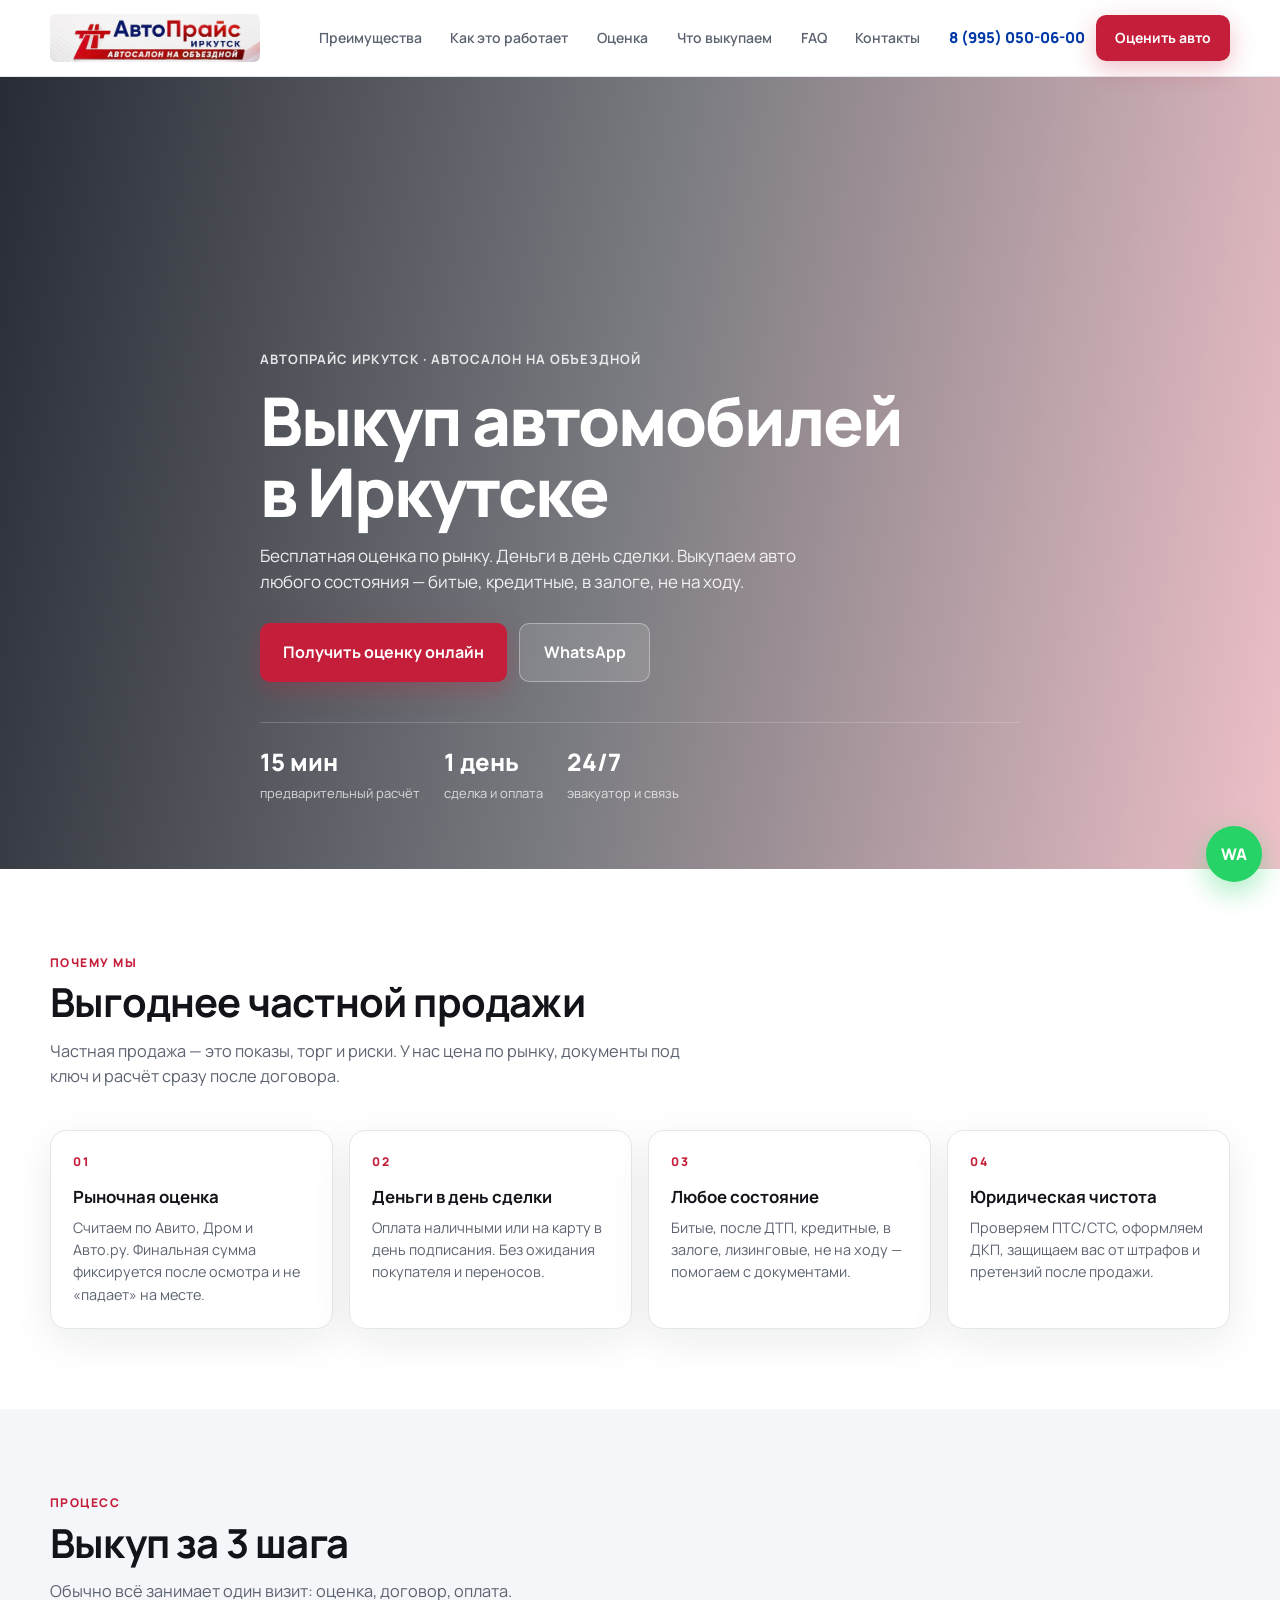
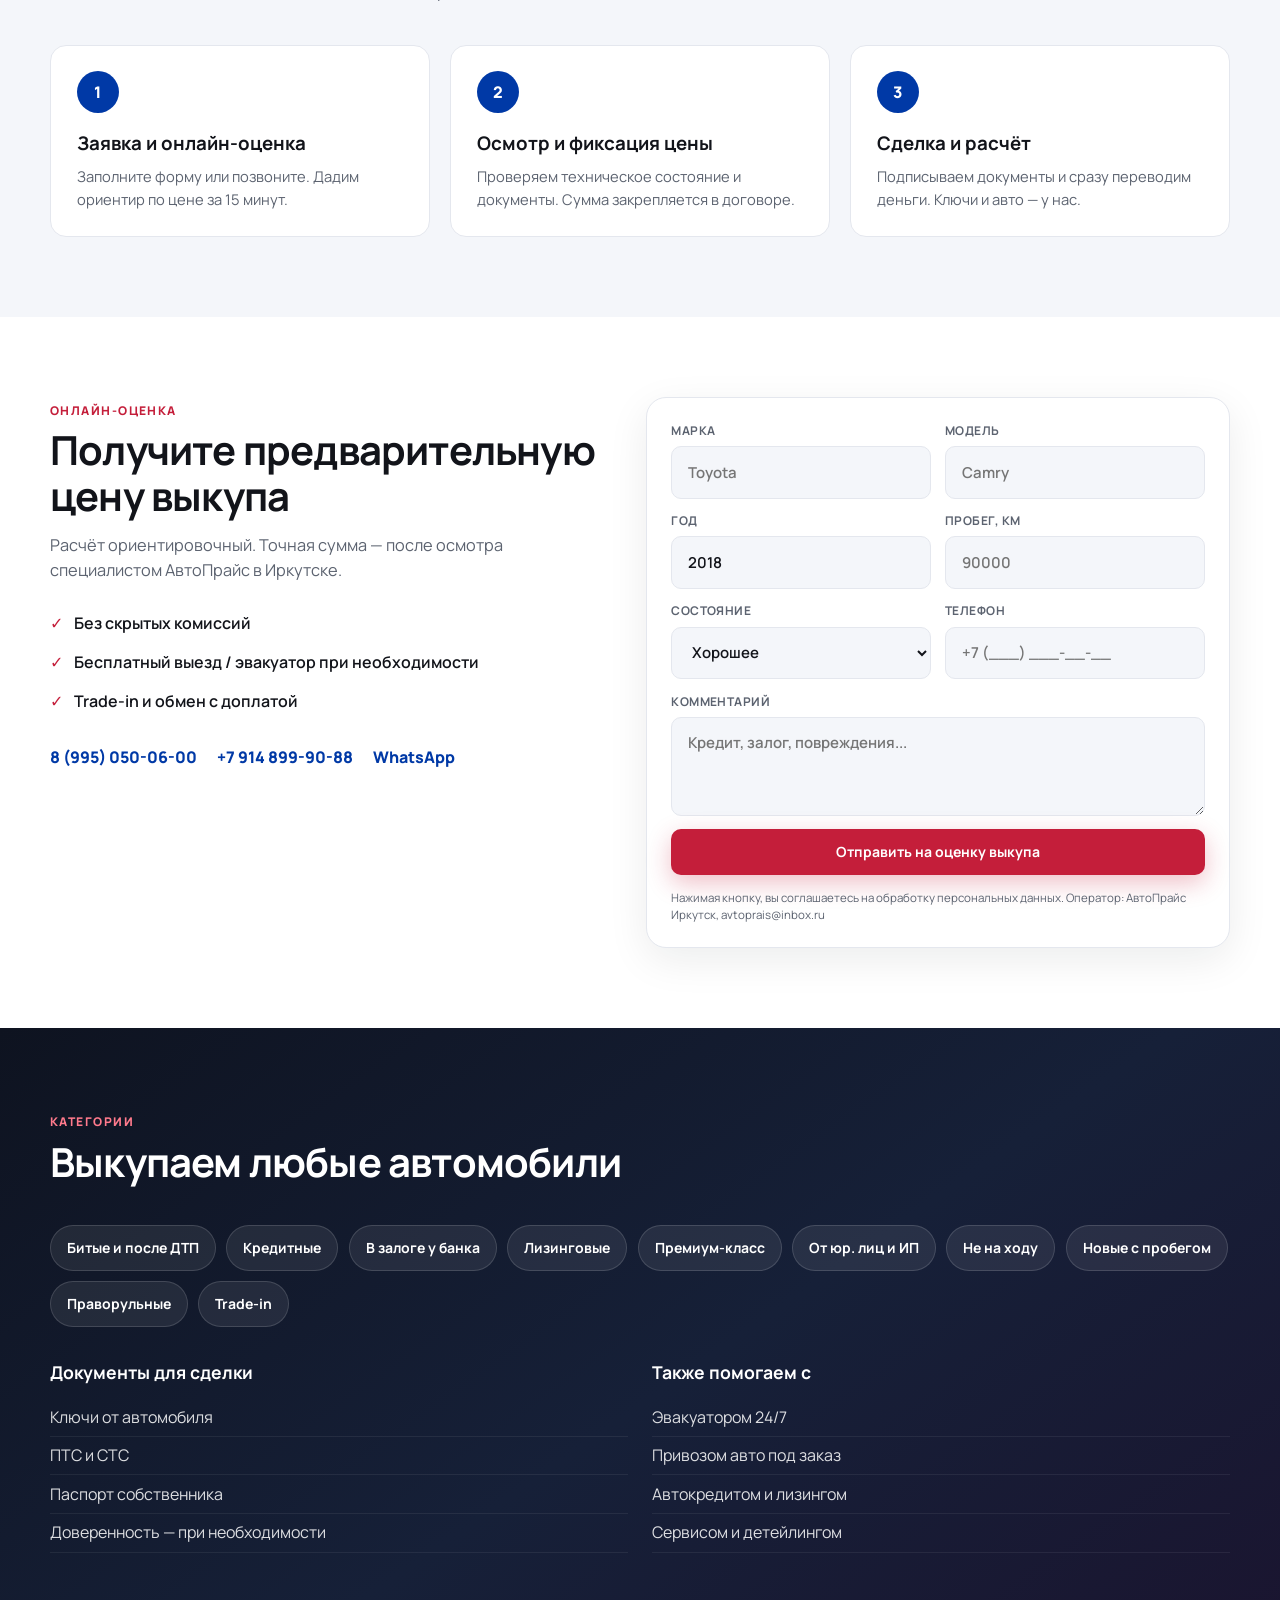
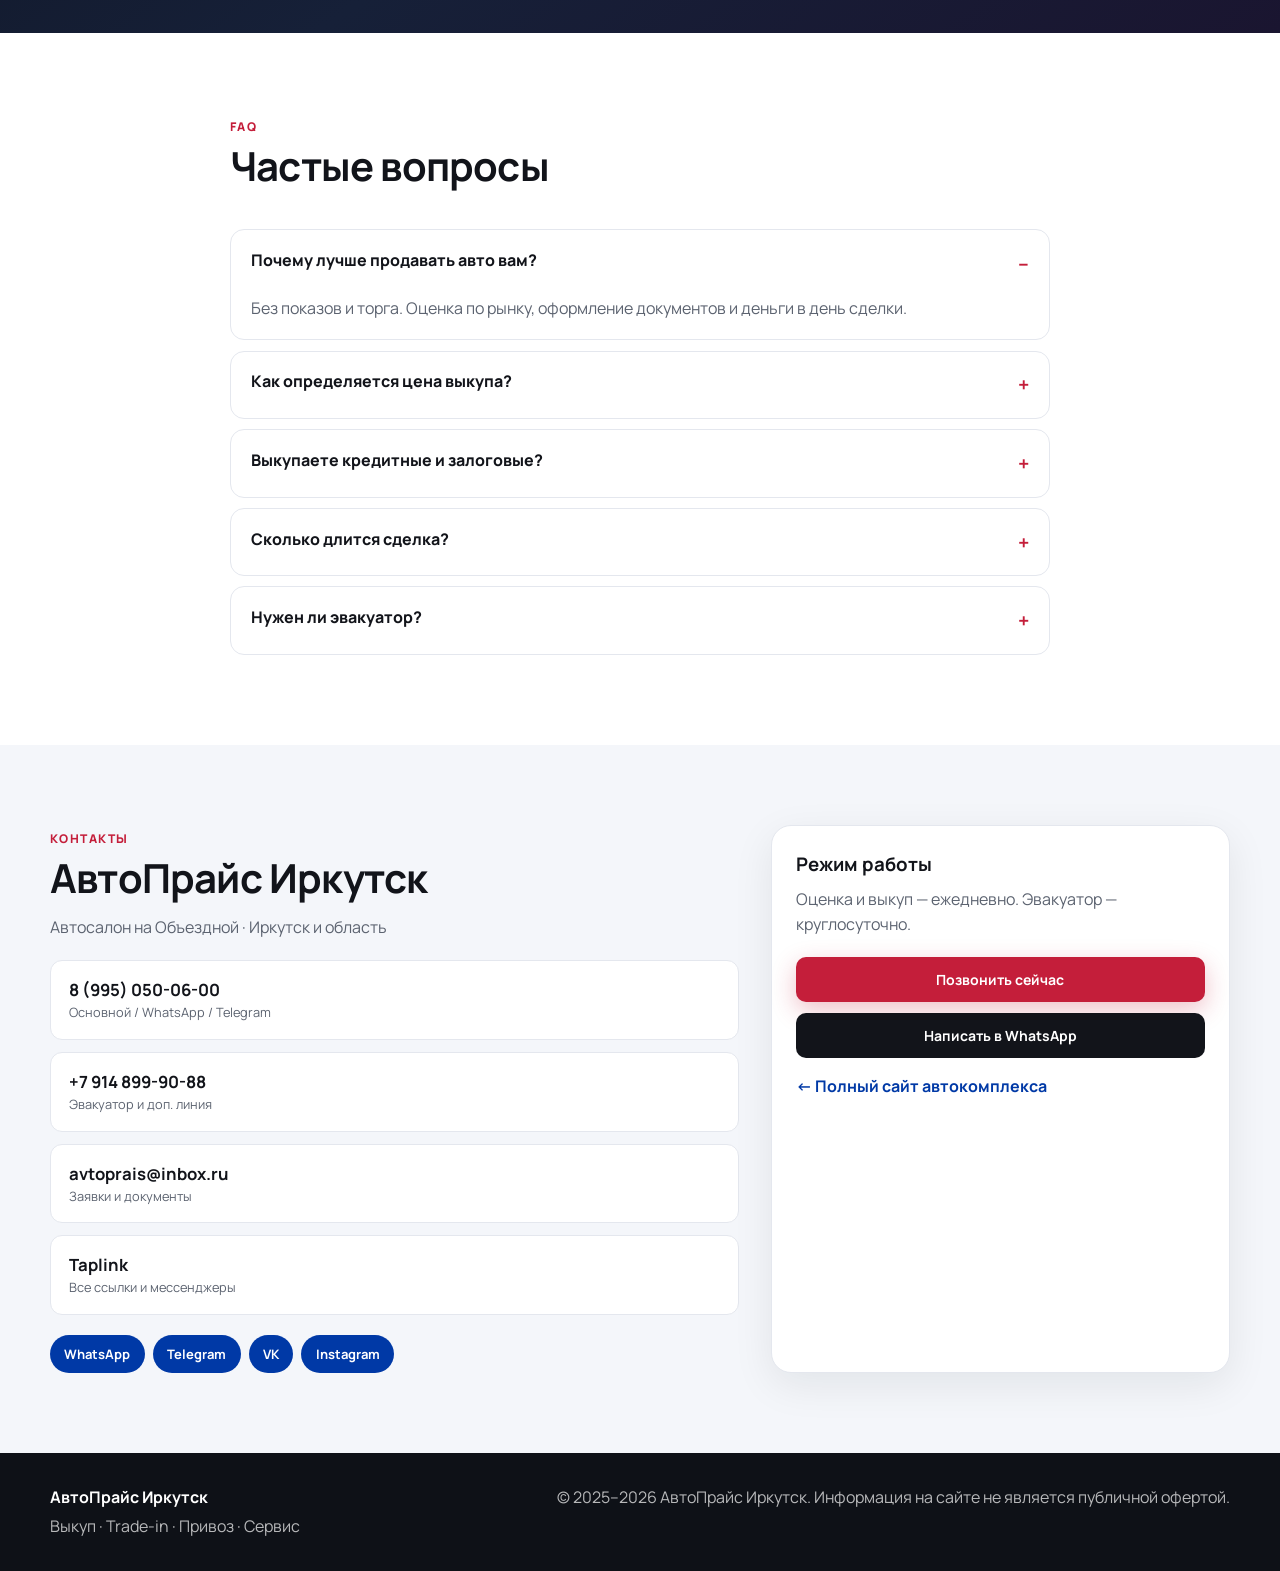
<file: avtoprais-vikup/-rus/index.html>
<!DOCTYPE html>
<html lang="ru">
<head>
<meta charset="UTF-8">
<meta name="viewport" content="width=device-width, initial-scale=1.0">
<title>Выкуп авто в Иркутске — АвтоПрайс | Оценка и деньги в день обращения</title>
<meta name="description" content="Срочный выкуп автомобилей в Иркутске: битые, кредитные, в залоге. Бесплатная оценка, расчёт за 15 минут, деньги в день сделки. Автосалон на Объездной.">
<link rel="preconnect" href="https://fonts.googleapis.com">
<link rel="stylesheet" href="https://fonts.googleapis.com/css2?family=Manrope:wght@400;500;600;700;800&display=swap">
<link rel="stylesheet" href="css/buyback.css">
</head>
<body>

<header class="bb-header">
  <div class="bb-wrap bb-header-inner">
    <a href="./" class="bb-logo" aria-label="АвтоПрайс Иркутск">
      <img src="images/logo-avtoprais.png" width="220" height="50" alt="АвтоПрайс Иркутск — Автосалон на Объездной">
    </a>
    <nav class="bb-nav" id="bbNav">
      <a href="#benefits">Преимущества</a>
      <a href="#steps">Как это работает</a>
      <a href="#eval">Оценка</a>
      <a href="#types">Что выкупаем</a>
      <a href="#faq">FAQ</a>
      <a href="#contacts">Контакты</a>
    </nav>
    <div class="bb-header-actions">
      <a href="tel:+79950500600" class="bb-phone">8 (995) 050-06-00</a>
      <a href="#eval" class="bb-btn bb-btn-red">Оценить авто</a>
      <button type="button" class="bb-burger" id="bbBurger" aria-label="Меню"><span></span><span></span><span></span></button>
    </div>
  </div>
</header>

<section class="bb-hero">
  <div class="bb-hero-bg" style="background-image:url('https://images.unsplash.com/photo-1492144534655-ae79c964c9d7?auto=format&fit=crop&w=1920&q=80')"></div>
  <div class="bb-hero-overlay"></div>
  <div class="bb-wrap bb-hero-content">
    <p class="bb-eyebrow">АвтоПрайс Иркутск · Автосалон на Объездной</p>
    <h1>Выкуп автомобилей<br>в Иркутске</h1>
    <p class="bb-hero-lead">Бесплатная оценка по рынку. Деньги в день сделки. Выкупаем авто любого состояния — битые, кредитные, в залоге, не на ходу.</p>
    <div class="bb-hero-cta">
      <a href="#eval" class="bb-btn bb-btn-red bb-btn-lg">Получить оценку онлайн</a>
      <a href="https://wa.me/79950500600" target="_blank" rel="noopener" class="bb-btn bb-btn-ghost bb-btn-lg">WhatsApp</a>
    </div>
    <ul class="bb-hero-stats">
      <li><strong>15 мин</strong><span>предварительный расчёт</span></li>
      <li><strong>1 день</strong><span>сделка и оплата</span></li>
      <li><strong>24/7</strong><span>эвакуатор и связь</span></li>
    </ul>
  </div>
</section>

<section class="bb-section" id="benefits">
  <div class="bb-wrap">
    <div class="bb-section-head">
      <span class="bb-label">Почему мы</span>
      <h2>Выгоднее частной продажи</h2>
      <p>Частная продажа — это показы, торг и риски. У нас цена по рынку, документы под ключ и расчёт сразу после договора.</p>
    </div>
    <div class="bb-cards">
      <article class="bb-card">
        <div class="bb-card-num">01</div>
        <h3>Рыночная оценка</h3>
        <p>Считаем по Авито, Дром и Авто.ру. Финальная сумма фиксируется после осмотра и не «падает» на месте.</p>
      </article>
      <article class="bb-card">
        <div class="bb-card-num">02</div>
        <h3>Деньги в день сделки</h3>
        <p>Оплата наличными или на карту в день подписания. Без ожидания покупателя и переносов.</p>
      </article>
      <article class="bb-card">
        <div class="bb-card-num">03</div>
        <h3>Любое состояние</h3>
        <p>Битые, после ДТП, кредитные, в залоге, лизинговые, не на ходу — помогаем с документами.</p>
      </article>
      <article class="bb-card">
        <div class="bb-card-num">04</div>
        <h3>Юридическая чистота</h3>
        <p>Проверяем ПТС/СТС, оформляем ДКП, защищаем вас от штрафов и претензий после продажи.</p>
      </article>
    </div>
  </div>
</section>

<section class="bb-section bb-section-alt" id="steps">
  <div class="bb-wrap">
    <div class="bb-section-head">
      <span class="bb-label">Процесс</span>
      <h2>Выкуп за 3 шага</h2>
      <p>Обычно всё занимает один визит: оценка, договор, оплата.</p>
    </div>
    <div class="bb-steps">
      <div class="bb-step">
        <div class="bb-step-ico">1</div>
        <h3>Заявка и онлайн-оценка</h3>
        <p>Заполните форму или позвоните. Дадим ориентир по цене за 15 минут.</p>
      </div>
      <div class="bb-step">
        <div class="bb-step-ico">2</div>
        <h3>Осмотр и фиксация цены</h3>
        <p>Проверяем техническое состояние и документы. Сумма закрепляется в договоре.</p>
      </div>
      <div class="bb-step">
        <div class="bb-step-ico">3</div>
        <h3>Сделка и расчёт</h3>
        <p>Подписываем документы и сразу переводим деньги. Ключи и авто — у нас.</p>
      </div>
    </div>
  </div>
</section>

<section class="bb-section" id="eval">
  <div class="bb-wrap bb-eval-grid">
    <div>
      <span class="bb-label">Онлайн-оценка</span>
      <h2>Получите предварительную цену выкупа</h2>
      <p class="bb-eval-note">Расчёт ориентировочный. Точная сумма — после осмотра специалистом АвтоПрайс в Иркутске.</p>
      <ul class="bb-check-list">
        <li>Без скрытых комиссий</li>
        <li>Бесплатный выезд / эвакуатор при необходимости</li>
        <li>Trade-in и обмен с доплатой</li>
      </ul>
      <div class="bb-eval-contacts">
        <a href="tel:+79950500600">8 (995) 050-06-00</a>
        <a href="tel:+79148999088">+7 914 899-90-88</a>
        <a href="https://wa.me/79950500600" target="_blank" rel="noopener">WhatsApp</a>
      </div>
    </div>
    <form class="bb-form" id="bbForm">
      <div class="bb-form-row">
        <label>Марка<input type="text" name="brand" placeholder="Toyota" required></label>
        <label>Модель<input type="text" name="model" placeholder="Camry" required></label>
      </div>
      <div class="bb-form-row">
        <label>Год<input type="number" name="year" min="1990" max="2026" value="2018" required></label>
        <label>Пробег, км<input type="number" name="mileage" placeholder="90000"></label>
      </div>
      <div class="bb-form-row">
        <label>Состояние
          <select name="condition">
            <option>Отличное</option>
            <option selected>Хорошее</option>
            <option>Среднее</option>
            <option>Битое</option>
            <option>Не на ходу</option>
          </select>
        </label>
        <label>Телефон<input type="tel" name="phone" placeholder="+7 (___) ___-__-__" required></label>
      </div>
      <label class="bb-full">Комментарий<textarea name="comment" rows="3" placeholder="Кредит, залог, повреждения..."></textarea></label>
      <button type="submit" class="bb-btn bb-btn-red bb-btn-block">Отправить на оценку выкупа</button>
      <p class="bb-form-legal">Нажимая кнопку, вы соглашаетесь на обработку персональных данных. Оператор: АвтоПрайс Иркутск, avtoprais@inbox.ru</p>
      <div class="bb-form-ok" id="bbFormOk" hidden>Заявка принята. Мы свяжемся с вами в ближайшее время.</div>
    </form>
  </div>
</section>

<section class="bb-section bb-section-dark" id="types">
  <div class="bb-wrap">
    <div class="bb-section-head bb-section-head-light">
      <span class="bb-label">Категории</span>
      <h2>Выкупаем любые автомобили</h2>
    </div>
    <div class="bb-tags">
      <span>Битые и после ДТП</span>
      <span>Кредитные</span>
      <span>В залоге у банка</span>
      <span>Лизинговые</span>
      <span>Премиум-класс</span>
      <span>От юр. лиц и ИП</span>
      <span>Не на ходу</span>
      <span>Новые с пробегом</span>
      <span>Праворульные</span>
      <span>Trade-in</span>
    </div>
    <div class="bb-docs">
      <div>
        <h3>Документы для сделки</h3>
        <ul>
          <li>Ключи от автомобиля</li>
          <li>ПТС и СТС</li>
          <li>Паспорт собственника</li>
          <li>Доверенность — при необходимости</li>
        </ul>
      </div>
      <div>
        <h3>Также помогаем с</h3>
        <ul>
          <li>Эвакуатором 24/7</li>
          <li>Привозом авто под заказ</li>
          <li>Автокредитом и лизингом</li>
          <li>Сервисом и детейлингом</li>
        </ul>
      </div>
    </div>
  </div>
</section>

<section class="bb-section" id="faq">
  <div class="bb-wrap bb-faq-wrap">
    <div class="bb-section-head">
      <span class="bb-label">FAQ</span>
      <h2>Частые вопросы</h2>
    </div>
    <div class="bb-faq" id="bbFaq">
      <details open>
        <summary>Почему лучше продавать авто вам?</summary>
        <p>Без показов и торга. Оценка по рынку, оформление документов и деньги в день сделки.</p>
      </details>
      <details>
        <summary>Как определяется цена выкупа?</summary>
        <p>Смотрим объявления на Авито, Дром, Авто.ру и состояние авто. Финальная цена — после осмотра.</p>
      </details>
      <details>
        <summary>Выкупаете кредитные и залоговые?</summary>
        <p>Да. Помогаем согласовать с банком и закрыть остаток долга в рамках сделки.</p>
      </details>
      <details>
        <summary>Сколько длится сделка?</summary>
        <p>Часто в день обращения: осмотр, договор, оплата. Предварительный расчёт — около 15 минут.</p>
      </details>
      <details>
        <summary>Нужен ли эвакуатор?</summary>
        <p>Если авто не на ходу — вызовем эвакуатор 24/7 по Иркутску и области: +7 914 899-90-88.</p>
      </details>
    </div>
  </div>
</section>

<section class="bb-section bb-section-alt" id="contacts">
  <div class="bb-wrap bb-contacts">
    <div>
      <span class="bb-label">Контакты</span>
      <h2>АвтоПрайс Иркутск</h2>
      <p class="bb-place">Автосалон на Объездной · Иркутск и область</p>
      <div class="bb-contact-list">
        <a href="tel:+79950500600"><strong>8 (995) 050-06-00</strong><span>Основной / WhatsApp / Telegram</span></a>
        <a href="tel:+79148999088"><strong>+7 914 899-90-88</strong><span>Эвакуатор и доп. линия</span></a>
        <a href="mailto:avtoprais@inbox.ru"><strong>avtoprais@inbox.ru</strong><span>Заявки и документы</span></a>
        <a href="https://taplink.cc/avtoprais1" target="_blank" rel="noopener"><strong>Taplink</strong><span>Все ссылки и мессенджеры</span></a>
      </div>
      <div class="bb-socials">
        <a href="https://wa.me/79950500600" target="_blank" rel="noopener">WhatsApp</a>
        <a href="https://t.me/+79950500600" target="_blank" rel="noopener">Telegram</a>
        <a href="https://vk.me/avtoprais38" target="_blank" rel="noopener">VK</a>
        <a href="https://www.instagram.com/avtoprais.irkutsk" target="_blank" rel="noopener">Instagram</a>
      </div>
    </div>
    <div class="bb-map-card">
      <h3>Режим работы</h3>
      <p>Оценка и выкуп — ежедневно. Эвакуатор — круглосуточно.</p>
      <a href="tel:+79950500600" class="bb-btn bb-btn-red bb-btn-block">Позвонить сейчас</a>
      <a href="https://wa.me/79950500600?text=%D0%97%D0%B4%D1%80%D0%B0%D0%B2%D1%81%D1%82%D0%B2%D1%83%D0%B9%D1%82%D0%B5!%20%D0%A5%D0%BE%D1%87%D1%83%20%D0%BE%D1%86%D0%B5%D0%BD%D0%B8%D1%82%D1%8C%20%D0%B0%D0%B2%D1%82%D0%BE%20%D0%BD%D0%B0%20%D0%B2%D1%8B%D0%BA%D1%83%D0%BF" target="_blank" rel="noopener" class="bb-btn bb-btn-dark bb-btn-block">Написать в WhatsApp</a>
      <a href="../" class="bb-link-back">← Полный сайт автокомплекса</a>
    </div>
  </div>
</section>

<footer class="bb-footer">
  <div class="bb-wrap">
    <div class="bb-footer-top">
      <div>
        <strong>АвтоПрайс Иркутск</strong>
        <p>Выкуп · Trade-in · Привоз · Сервис</p>
      </div>
      <p>© 2025–2026 АвтоПрайс Иркутск. Информация на сайте не является публичной офертой.</p>
    </div>
  </div>
</footer>

<a href="https://wa.me/79950500600" class="bb-float-wa" target="_blank" rel="noopener" aria-label="WhatsApp">WA</a>

<script src="js/buyback.js"></script>
</body>
</html>
</file>
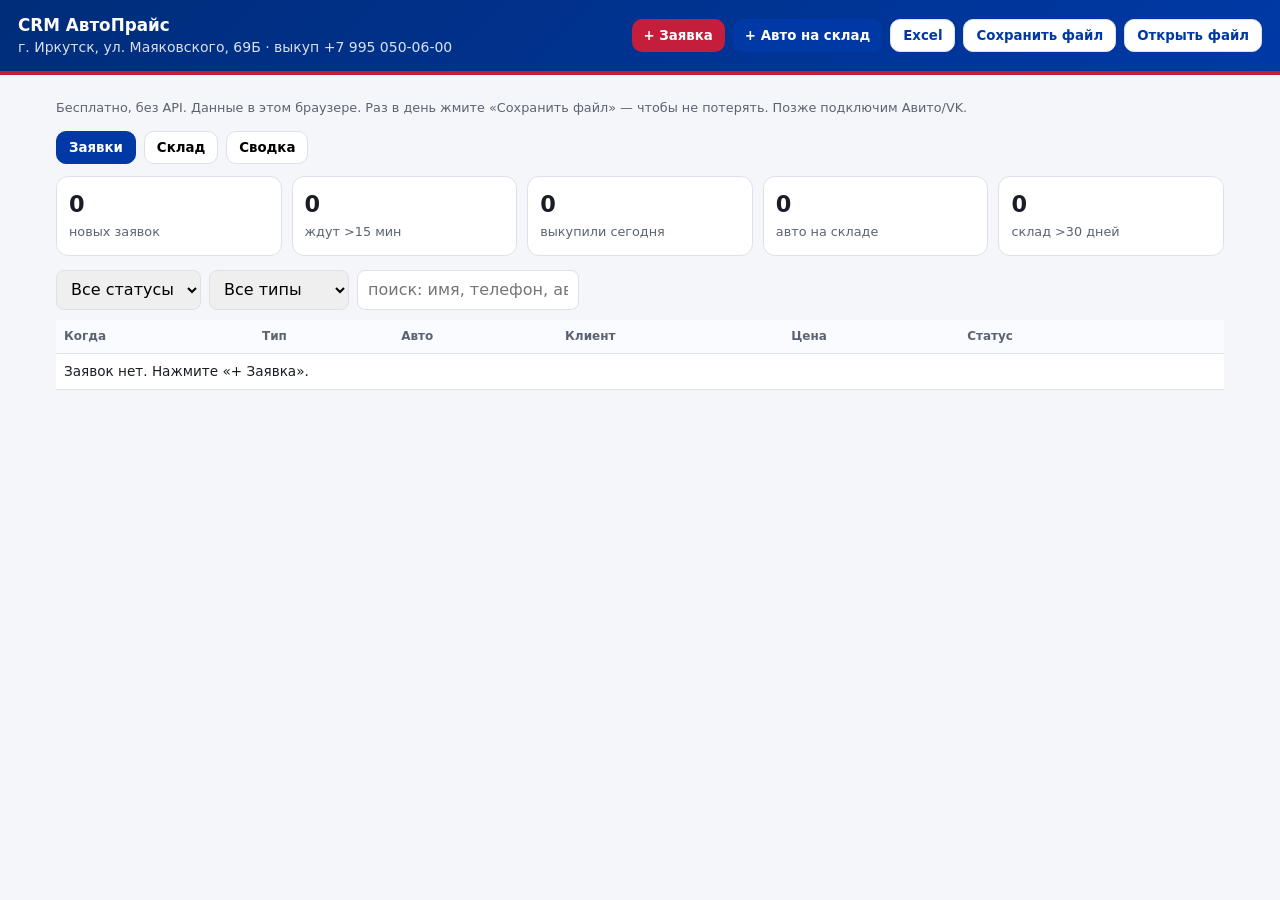
<file: avtoprais-vikup/crm/index.html>
<!DOCTYPE html>
<html lang="ru">
<head>
<meta charset="UTF-8">
<meta name="viewport" content="width=device-width, initial-scale=1">
<title>CRM АвтоПрайс — Иркутск, Маяковского 69Б</title>
<style>
:root{--red:#C41E3A;--blue:#0039A6;--bg:#F5F6FA;--text:#1A1D26;--muted:#5C6370;--line:#DDE1EA;--ok:#1B8A5A;--wa:#25D366}
*{box-sizing:border-box;margin:0;padding:0}
body{font-family:Inter,system-ui,sans-serif;background:var(--bg);color:var(--text);line-height:1.4}
header{background:linear-gradient(135deg,#002D7A,var(--blue));color:#fff;padding:14px 18px;border-bottom:4px solid var(--red);display:flex;flex-wrap:wrap;gap:10px;align-items:center;justify-content:space-between}
header h1{font-size:1.05rem}
header small{opacity:.85;display:block;font-weight:400}
.bar{display:flex;gap:8px;flex-wrap:wrap}
button,.btn{border:0;border-radius:10px;padding:8px 12px;font-weight:700;cursor:pointer;font-family:inherit}
.btn-red{background:var(--red);color:#fff}
.btn-blue{background:var(--blue);color:#fff}
.btn-ok{background:var(--ok);color:#fff}
.btn-ghost{background:#fff;color:var(--blue);border:1px solid var(--line)}
.wrap{max-width:1200px;margin:0 auto;padding:16px}
.tabs{display:flex;gap:8px;margin-bottom:12px;flex-wrap:wrap}
.tabs button{background:#fff;border:1px solid var(--line)}
.tabs button.on{background:var(--blue);color:#fff;border-color:var(--blue)}
.kpis{display:grid;grid-template-columns:repeat(auto-fit,minmax(140px,1fr));gap:10px;margin-bottom:14px}
.kpi{background:#fff;border:1px solid var(--line);border-radius:12px;padding:12px}
.kpi b{display:block;font-size:1.4rem}
.kpi span{color:var(--muted);font-size:.8rem}
.card{background:#fff;border:1px solid var(--line);border-radius:12px;padding:14px;margin-bottom:12px}
label{display:block;font-size:.75rem;color:var(--muted);margin:8px 0 4px}
input,select,textarea{width:100%;padding:8px 10px;border:1px solid var(--line);border-radius:8px;font:inherit}
.grid{display:grid;grid-template-columns:repeat(auto-fit,minmax(160px,1fr));gap:8px}
table{width:100%;border-collapse:collapse;font-size:.85rem;background:#fff}
th,td{border-bottom:1px solid var(--line);padding:8px;text-align:left;vertical-align:top}
th{font-size:.75rem;color:var(--muted);background:#fafbff}
.hot td{background:#fff3f3}
.stale td{background:#fff8e6}
.badge{display:inline-block;padding:2px 8px;border-radius:999px;font-size:.72rem;font-weight:700}
.s-new{background:#ffe8ec;color:var(--red)}
.s-call{background:#e8f0ff;color:var(--blue)}
.s-look{background:#fff3d6;color:#8a5a00}
.s-deal{background:#e5f7ee;color:var(--ok)}
.s-no{background:#eee;color:#666}
.s-sale{background:#e8f0ff;color:var(--blue)}
.filters{display:flex;gap:8px;flex-wrap:wrap;margin-bottom:10px}
.filters input,.filters select{width:auto;min-width:140px}
a.wa{color:var(--wa);font-weight:700}
.note{font-size:.8rem;color:var(--muted);margin:8px 0 14px}
dialog{border:0;border-radius:16px;padding:18px;max-width:720px;width:calc(100% - 24px)}
dialog::backdrop{background:rgba(0,0,0,.4)}
.hide{display:none}
@media(max-width:700px){table{font-size:.78rem}th:nth-child(n+6),td:nth-child(n+6){display:none}}
</style>
</head>
<body>
<header>
  <div>
    <h1>CRM АвтоПрайс <small>г. Иркутск, ул. Маяковского, 69Б · выкуп +7 995 050-06-00</small></h1>
  </div>
  <div class="bar">
    <button class="btn-red" id="btnAdd">+ Заявка</button>
    <button class="btn-blue" id="btnCar">+ Авто на склад</button>
    <button class="btn-ghost" id="btnCsv">Excel</button>
    <button class="btn-ghost" id="btnSave">Сохранить файл</button>
    <button class="btn-ghost" id="btnLoad">Открыть файл</button>
  </div>
</header>
<div class="wrap">
  <p class="note">Бесплатно, без API. Данные в этом браузере. Раз в день жмите «Сохранить файл» — чтобы не потерять. Позже подключим Авито/VK.</p>
  <div class="tabs">
    <button class="on" data-tab="leads">Заявки</button>
    <button data-tab="stock">Склад</button>
    <button data-tab="kpi">Сводка</button>
  </div>
  <div id="kpis" class="kpis"></div>
  <section id="tab-leads">
    <div class="filters">
      <select id="fStatus"><option value="">Все статусы</option></select>
      <select id="fType"><option value="">Все типы</option></select>
      <input id="fQ" placeholder="поиск: имя, телефон, авто">
    </div>
    <div style="overflow:auto"><table id="tblLeads"></table></div>
  </section>
  <section id="tab-stock" class="hide">
    <div style="overflow:auto"><table id="tblStock"></table></div>
  </section>
  <section id="tab-kpi" class="hide">
    <div class="card" id="kpiText"></div>
  </section>
</div>

<dialog id="dlg">
  <form id="formLead">
    <h3 id="dlgTitle">Заявка</h3>
    <input type="hidden" name="id">
    <div class="grid">
      <div><label>Тип</label>
        <select name="type">
          <option>Выкуп</option><option>Продажа</option><option>Trade-in</option><option>Комиссия</option><option>Под заказ</option>
        </select></div>
      <div><label>Источник</label>
        <select name="source">
          <option>Телефон 995</option><option>Сайт</option><option>Бот</option><option>WhatsApp</option><option>Telegram</option>
          <option>Авито</option><option>Авто.ру</option><option>Дром</option><option>Юла</option><option>VK</option><option>Другое</option>
        </select></div>
      <div><label>Срочность</label>
        <select name="urgency"><option>Срочно</option><option>Нормально</option></select></div>
      <div><label>Статус</label>
        <select name="status">
          <option>Новая</option><option>Перезвон</option><option>Осмотр</option><option>Цена</option>
          <option>Выкупили</option><option>Отказ</option><option>Комиссия</option>
        </select></div>
      <div><label>Марка</label><input name="brand" required></div>
      <div><label>Модель</label><input name="model"></div>
      <div><label>Год</label><input name="year" type="number"></div>
      <div><label>Пробег</label><input name="km" type="number"></div>
      <div><label>VIN</label><input name="vin"></div>
      <div><label>Цена клиента</label><input name="priceAsk" type="number"></div>
      <div><label>Наше предложение</label><input name="priceOffer" type="number" placeholder="рынок минус 10–15%"></div>
      <div><label>Телефон</label><input name="phone" required placeholder="+7 995 …"></div>
      <div><label>Город</label><input name="city" value="Иркутск"></div>
      <div><label>Кто ведёт</label><input name="who"></div>
      <div style="grid-column:1/-1"><label>Ссылка на объявление</label><input name="url"></div>
      <div style="grid-column:1/-1"><label>Заметка</label><textarea name="notes" rows="2"></textarea></div>
    </div>
    <div class="bar" style="margin-top:12px">
      <button type="submit" class="btn-red">Сохранить</button>
      <button type="button" class="btn-ghost" id="btnCancel">Закрыть</button>
      <button type="button" class="btn-ghost" id="btnDel" style="margin-left:auto;color:var(--red)">Удалить</button>
    </div>
  </form>
</dialog>

<dialog id="dlgCar">
  <form id="formCar">
    <h3>Авто на склад</h3>
    <input type="hidden" name="id">
    <div class="grid">
      <div><label>Марка</label><input name="brand" required></div>
      <div><label>Модель</label><input name="model"></div>
      <div><label>Год</label><input name="year" type="number"></div>
      <div><label>Выкуп, ₽</label><input name="buy" type="number"></div>
      <div><label>Продажа, ₽</label><input name="sale" type="number"></div>
      <div><label>Дата выкупа</label><input name="inDate" type="date"></div>
      <div><label>Статус</label>
        <select name="status"><option>В наличии</option><option>Бронь</option><option>Продано</option><option>Опт</option></select></div>
      <div style="grid-column:1/-1"><label>Заметка</label><textarea name="notes" rows="2"></textarea></div>
    </div>
    <div class="bar" style="margin-top:12px">
      <button type="submit" class="btn-red">Сохранить</button>
      <button type="button" class="btn-ghost" id="btnCarCancel">Закрыть</button>
    </div>
  </form>
</dialog>
<input type="file" id="fileIn" accept="application/json" hidden>

<script>
const KEY='avtoprais-crm-v1';
const STAT=['Новая','Перезвон','Осмотр','Цена','Выкупили','Отказ','Комиссия'];
const TYPES=['Выкуп','Продажа','Trade-in','Комиссия','Под заказ'];
const load=()=>JSON.parse(localStorage.getItem(KEY)||'{"leads":[],"stock":[]}');
const save=d=>localStorage.setItem(KEY,JSON.stringify(d));
let db=load();
const $=id=>document.getElementById(id);
const uid=()=>Date.now().toString(36)+Math.random().toString(36).slice(2,6);
const money=n=>n?Number(n).toLocaleString('ru-RU')+' ₽':'—';
const phoneLink=p=>{
  const d=String(p||'').replace(/\D/g,'');
  if(d.length<10) return p||'';
  const n=d.length===11?d:'7'+d;
  return `<a class="wa" href="https://wa.me/${n}" target="_blank">${p}</a>`;
};
const badge=s=>{
  const c=s==='Новая'?'s-new':s==='Выкупили'||s==='Продано'?'s-deal':s==='Отказ'?'s-no':s==='Осмотр'||s==='Цена'?'s-look':'s-call';
  return `<span class="badge ${c}">${s}</span>`;
};
function fillSelect(el,arr){arr.forEach(v=>{const o=document.createElement('option');o.value=o.textContent=v;el.appendChild(o);});}
fillSelect($('fStatus'),STAT); fillSelect($('fType'),TYPES);

function kpis(){
  const today=new Date().toISOString().slice(0,10);
  const L=db.leads, S=db.stock;
  const newL=L.filter(x=>x.status==='Новая').length;
  const hot=L.filter(x=>x.status==='Новая' && (Date.now()-x.ts)>15*60*1000).length;
  const deals=L.filter(x=>x.status==='Выкупили' && (x.saved||'').slice(0,10)===today).length;
  const stock=S.filter(x=>x.status==='В наличии').length;
  const old=S.filter(x=>{
    if(x.status!=='В наличии'||!x.inDate) return false;
    return (Date.now()-new Date(x.inDate).getTime())>30*864e5;
  }).length;
  $('kpis').innerHTML=`
    <div class="kpi"><b>${newL}</b><span>новых заявок</span></div>
    <div class="kpi"><b>${hot}</b><span>ждут &gt;15 мин</span></div>
    <div class="kpi"><b>${deals}</b><span>выкупили сегодня</span></div>
    <div class="kpi"><b>${stock}</b><span>авто на складе</span></div>
    <div class="kpi"><b>${old}</b><span>склад &gt;30 дней</span></div>`;
}

function renderLeads(){
  const st=$('fStatus').value, tp=$('fType').value, q=$('fQ').value.trim().toLowerCase();
  const rows=db.leads.filter(x=>{
    if(st && x.status!==st) return false;
    if(tp && x.type!==tp) return false;
    if(q){
      const t=[x.brand,x.model,x.phone,x.vin,x.who,x.notes].join(' ').toLowerCase();
      if(!t.includes(q)) return false;
    }
    return true;
  }).sort((a,b)=>b.ts-a.ts);
  $('tblLeads').innerHTML=`<tr><th>Когда</th><th>Тип</th><th>Авто</th><th>Клиент</th><th>Цена</th><th>Статус</th><th></th></tr>`+
    (rows.map(x=>{
      const wait=x.status==='Новая' && (Date.now()-x.ts)>15*60*1000;
      const cls=wait?'hot':'';
      const when=new Date(x.ts).toLocaleString('ru-RU',{day:'2-digit',month:'2-digit',hour:'2-digit',minute:'2-digit'});
      return `<tr class="${cls}" data-id="${x.id}">
        <td>${when}<br><small>${x.source||''}</small></td>
        <td>${x.type||''}<br><small>${x.urgency||''}</small></td>
        <td><b>${x.brand||''} ${x.model||''}</b><br><small>${x.year||''} · ${x.km?Number(x.km).toLocaleString('ru-RU')+' км':''} ${x.vin||''}</small></td>
        <td>${phoneLink(x.phone)}<br><small>${x.city||''} · ${x.who||''}</small></td>
        <td>хочет ${money(x.priceAsk)}<br><small>мы ${money(x.priceOffer)}</small></td>
        <td>${badge(x.status)}</td>
        <td><button class="btn-ghost" data-edit="${x.id}">Открыть</button></td>
      </tr>`;
    }).join('')||'<tr><td colspan="7">Заявок нет. Нажмите «+ Заявка».</td></tr>');
}

function daysOn(d){
  if(!d) return '—';
  return Math.max(0,Math.floor((Date.now()-new Date(d).getTime())/864e5))+' дн.';
}
function renderStock(){
  const rows=db.stock.slice().sort((a,b)=>(a.inDate||'').localeCompare(b.inDate||''));
  $('tblStock').innerHTML=`<tr><th>Авто</th><th>Выкуп</th><th>Продажа</th><th>На складе</th><th>Статус</th><th></th></tr>`+
    (rows.map(x=>{
      const n=x.inDate?Math.floor((Date.now()-new Date(x.inDate).getTime())/864e5):0;
      const cls=x.status==='В наличии'&&n>30?'stale':'';
      return `<tr class="${cls}" data-car="${x.id}">
        <td><b>${x.brand||''} ${x.model||''}</b><br><small>${x.year||''}</small></td>
        <td>${money(x.buy)}</td><td>${money(x.sale)}</td>
        <td>${daysOn(x.inDate)}</td><td>${badge(x.status)}</td>
        <td><button class="btn-ghost" data-caredit="${x.id}">Открыть</button></td></tr>`;
    }).join('')||'<tr><td colspan="6">Склад пуст.</td></tr>');
}
function renderKpi(){
  const L=db.leads, S=db.stock;
  $('kpiText').innerHTML=`<p><b>Правило цены:</b> выкуп = рынок Иркутска минус 10–15%. Финал после осмотра.</p>
    <p>Заявок всего: ${L.length}. Выкупили: ${L.filter(x=>x.status==='Выкупили').length}. Отказ: ${L.filter(x=>x.status==='Отказ').length}.</p>
    <p>Склад: ${S.filter(x=>x.status==='В наличии').length} в наличии.
    Старше 30 дней — смотреть опт.</p>
    <p>Клиенту по выкупу: WhatsApp <b>+7 995 050-06-00</b>.</p>`;
}
function draw(){kpis();renderLeads();renderStock();renderKpi();}

document.querySelectorAll('.tabs button').forEach(b=>b.onclick=()=>{
  document.querySelectorAll('.tabs button').forEach(x=>x.classList.remove('on'));
  b.classList.add('on');
  ['leads','stock','kpi'].forEach(t=>$('tab-'+t).classList.toggle('hide',b.dataset.tab!==t));
});
$('fStatus').onchange=$('fType').onchange=$('fQ').oninput=renderLeads;

function openLead(id){
  const f=$('formLead'); f.reset();
  $('btnDel').style.display=id?'inline-block':'none';
  $('dlgTitle').textContent=id?'Заявка':'Новая заявка';
  if(id){
    const x=db.leads.find(i=>i.id===id); if(!x) return;
    Object.keys(x).forEach(k=>{if(f[k]) f[k].value=x[k]??'';});
  }
  $('dlg').showModal();
}
$('btnAdd').onclick=()=>openLead();
$('btnCancel').onclick=()=>$('dlg').close();
$('tblLeads').onclick=e=>{
  const id=e.target.dataset.edit; if(id) openLead(id);
};
$('formLead').onsubmit=e=>{
  e.preventDefault();
  const f=e.target, o=Object.fromEntries(new FormData(f));
  if(o.id){
    const i=db.leads.findIndex(x=>x.id===o.id);
    db.leads[i]={...db.leads[i],...o};
  }else{
    o.id=uid(); o.ts=Date.now(); o.saved=new Date().toISOString();
    db.leads.unshift(o);
  }
  o.saved=new Date().toISOString();
  if(!o.ts) o.ts=Date.now();
  save(db); $('dlg').close(); draw();
};
$('btnDel').onclick=()=>{
  const id=$('formLead').id.value;
  if(!id||!confirm('Удалить заявку?')) return;
  db.leads=db.leads.filter(x=>x.id!==id); save(db); $('dlg').close(); draw();
};

function openCar(id){
  const f=$('formCar'); f.reset();
  if(id){const x=db.stock.find(i=>i.id===id); if(x) Object.keys(x).forEach(k=>{if(f[k]) f[k].value=x[k]??'';});}
  else f.inDate.value=new Date().toISOString().slice(0,10);
  $('dlgCar').showModal();
}
$('btnCar').onclick=()=>openCar();
$('btnCarCancel').onclick=()=>$('dlgCar').close();
$('tblStock').onclick=e=>{const id=e.target.dataset.caredit; if(id) openCar(id);};
$('formCar').onsubmit=e=>{
  e.preventDefault();
  const o=Object.fromEntries(new FormData(e.target));
  if(o.id){const i=db.stock.findIndex(x=>x.id===o.id); db.stock[i]={...db.stock[i],...o};}
  else{o.id=uid(); db.stock.push(o);}
  save(db); $('dlgCar').close(); draw();
};

$('btnSave').onclick=()=>{
  const blob=new Blob([JSON.stringify(db,null,2)],{type:'application/json'});
  const a=document.createElement('a'); a.href=URL.createObjectURL(blob);
  a.download='avtoprais-crm-'+new Date().toISOString().slice(0,10)+'.json'; a.click();
};
$('btnLoad').onclick=()=>$('fileIn').click();
$('fileIn').onchange=e=>{
  const file=e.target.files[0]; if(!file) return;
  const r=new FileReader();
  r.onload=()=>{try{db=JSON.parse(r.result); if(!db.leads) db.leads=[]; if(!db.stock) db.stock=[]; save(db); draw();}catch(err){alert('Файл не открылся');}};
  r.readAsText(file);
};
$('btnCsv').onclick=()=>{
  const head=['Дата','Тип','Источник','Марка','Модель','Год','Пробег','VIN','Телефон','Цена клиента','Наше','Статус','Кто','Заметка'];
  const lines=db.leads.map(x=>[new Date(x.ts).toLocaleString('ru-RU'),x.type,x.source,x.brand,x.model,x.year,x.km,x.vin,x.phone,x.priceAsk,x.priceOffer,x.status,x.who,x.notes].map(v=>`"${String(v||'').replace(/"/g,'""')}"`).join(';'));
  const blob=new Blob(['\uFEFF'+head.join(';')+'\n'+lines.join('\n')],{type:'text/csv;charset=utf-8'});
  const a=document.createElement('a'); a.href=URL.createObjectURL(blob); a.download='avtoprais-zayavki.csv'; a.click();
};
draw();
</script>
</body>
</html>
</file>
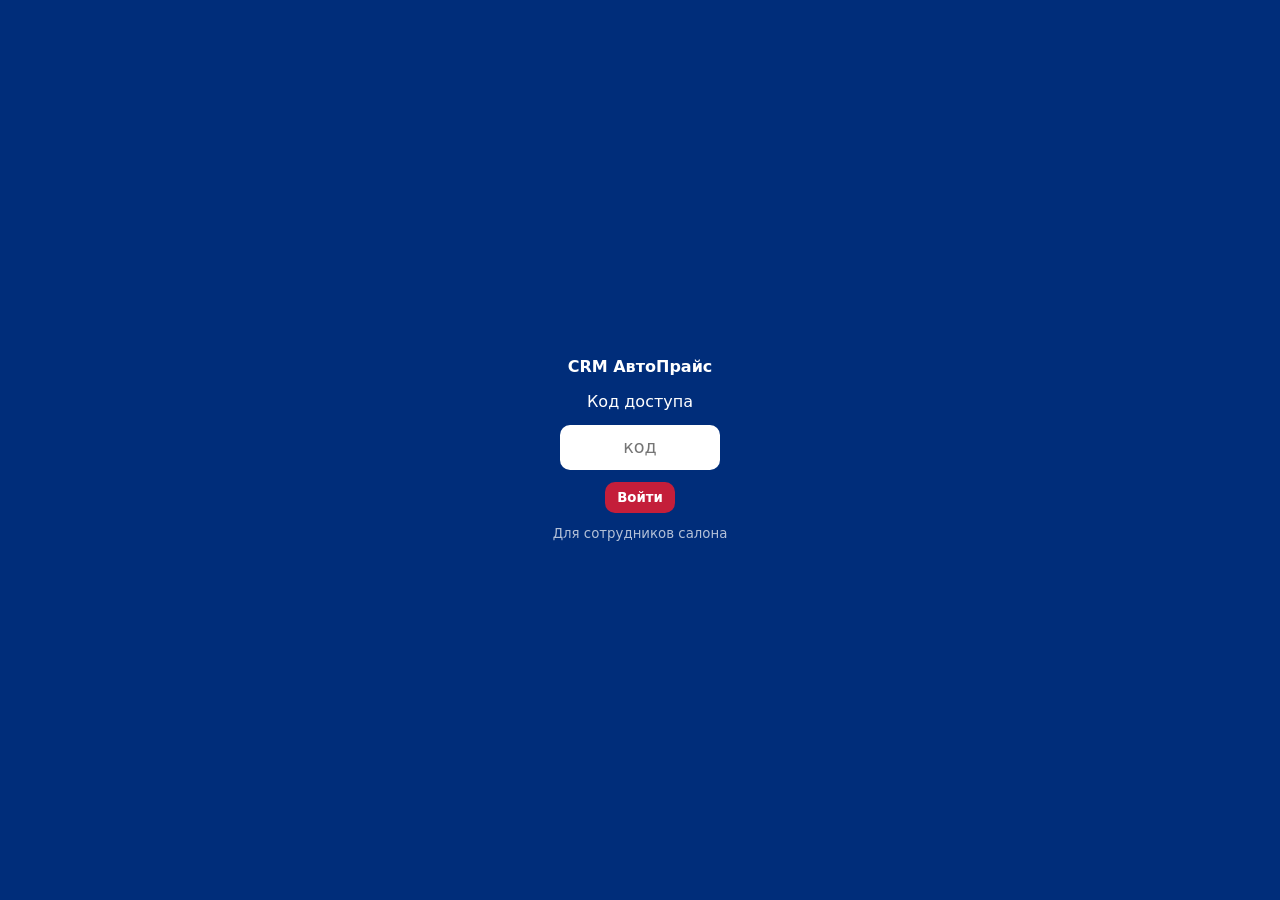
<file: docs/crm/index.html>
<!DOCTYPE html>
<html lang="ru">
<head>
<meta charset="UTF-8">
<meta name="viewport" content="width=device-width, initial-scale=1">
<title>CRM АвтоПрайс — Иркутск, Маяковского 69Б</title>
<style>
:root{--red:#C41E3A;--blue:#0039A6;--bg:#F5F6FA;--text:#1A1D26;--muted:#5C6370;--line:#DDE1EA;--ok:#1B8A5A;--wa:#25D366}
*{box-sizing:border-box;margin:0;padding:0}
body{font-family:Inter,system-ui,sans-serif;background:var(--bg);color:var(--text);line-height:1.4}
header{background:linear-gradient(135deg,#002D7A,var(--blue));color:#fff;padding:14px 18px;border-bottom:4px solid var(--red);display:flex;flex-wrap:wrap;gap:10px;align-items:center;justify-content:space-between}
header h1{font-size:1.05rem}
header small{opacity:.85;display:block;font-weight:400}
.bar{display:flex;gap:8px;flex-wrap:wrap}
button,.btn{border:0;border-radius:10px;padding:8px 12px;font-weight:700;cursor:pointer;font-family:inherit}
.btn-red{background:var(--red);color:#fff}
.btn-blue{background:var(--blue);color:#fff}
.btn-ok{background:var(--ok);color:#fff}
.btn-ghost{background:#fff;color:var(--blue);border:1px solid var(--line)}
.wrap{max-width:1200px;margin:0 auto;padding:16px}
.tabs{display:flex;gap:8px;margin-bottom:12px;flex-wrap:wrap}
.tabs button{background:#fff;border:1px solid var(--line)}
.tabs button.on{background:var(--blue);color:#fff;border-color:var(--blue)}
.kpis{display:grid;grid-template-columns:repeat(auto-fit,minmax(140px,1fr));gap:10px;margin-bottom:14px}
.kpi{background:#fff;border:1px solid var(--line);border-radius:12px;padding:12px}
.kpi b{display:block;font-size:1.4rem}
.kpi span{color:var(--muted);font-size:.8rem}
.card{background:#fff;border:1px solid var(--line);border-radius:12px;padding:14px;margin-bottom:12px}
label{display:block;font-size:.75rem;color:var(--muted);margin:8px 0 4px}
input,select,textarea{width:100%;padding:8px 10px;border:1px solid var(--line);border-radius:8px;font:inherit}
.grid{display:grid;grid-template-columns:repeat(auto-fit,minmax(160px,1fr));gap:8px}
table{width:100%;border-collapse:collapse;font-size:.85rem;background:#fff}
th,td{border-bottom:1px solid var(--line);padding:8px;text-align:left;vertical-align:top}
th{font-size:.75rem;color:var(--muted);background:#fafbff}
.hot td{background:#fff3f3}
.stale td{background:#fff8e6}
.badge{display:inline-block;padding:2px 8px;border-radius:999px;font-size:.72rem;font-weight:700}
.s-new{background:#ffe8ec;color:var(--red)}
.s-call{background:#e8f0ff;color:var(--blue)}
.s-look{background:#fff3d6;color:#8a5a00}
.s-deal{background:#e5f7ee;color:var(--ok)}
.s-no{background:#eee;color:#666}
.s-sale{background:#e8f0ff;color:var(--blue)}
.filters{display:flex;gap:8px;flex-wrap:wrap;margin-bottom:10px}
.filters input,.filters select{width:auto;min-width:140px}
a.wa{color:var(--wa);font-weight:700}
.note{font-size:.8rem;color:var(--muted);margin:8px 0 14px}
dialog{border:0;border-radius:16px;padding:18px;max-width:720px;width:calc(100% - 24px)}
dialog::backdrop{background:rgba(0,0,0,.4)}
.hide{display:none}
@media(max-width:700px){table{font-size:.78rem}th:nth-child(n+6),td:nth-child(n+6){display:none}}
</style>
</head>
<body>
<div id="gate" style="position:fixed;inset:0;background:#002D7A;color:#fff;display:flex;align-items:center;justify-content:center;z-index:999;flex-direction:column;gap:12px;padding:24px">
  <b>CRM АвтоПрайс</b>
  <span>Код доступа</span>
  <input id="pin" type="password" inputmode="numeric" placeholder="код" style="padding:10px 14px;border-radius:10px;border:0;font-size:1.1rem;width:160px;text-align:center">
  <button class="btn-red" id="btnPin">Войти</button>
  <small style="opacity:.7">Для сотрудников салона</small>
</div>
<header>
  <div>
    <h1>CRM АвтоПрайс <small>г. Иркутск, ул. Маяковского, 69Б · выкуп +7 995 050-06-00</small></h1>
  </div>
  <div class="bar">
    <button class="btn-red" id="btnAdd">+ Заявка</button>
    <button class="btn-blue" id="btnCar">+ Авто на склад</button>
    <button class="btn-ghost" id="btnCsv">Excel</button>
    <button class="btn-ghost" id="btnSave">Сохранить файл</button>
    <button class="btn-ghost" id="btnLoad">Открыть файл</button>
  </div>
</header>
<div class="wrap">
  <p class="note">Бесплатно, без API. Данные в этом браузере. Раз в день жмите «Сохранить файл» — чтобы не потерять. Позже подключим Авито/VK.</p>
  <div class="tabs">
    <button class="on" data-tab="leads">Заявки</button>
    <button data-tab="stock">Склад</button>
    <button data-tab="kpi">Сводка</button>
  </div>
  <div id="kpis" class="kpis"></div>
  <section id="tab-leads">
    <div class="filters">
      <select id="fStatus"><option value="">Все статусы</option></select>
      <select id="fType"><option value="">Все типы</option></select>
      <input id="fQ" placeholder="поиск: имя, телефон, авто">
    </div>
    <div style="overflow:auto"><table id="tblLeads"></table></div>
  </section>
  <section id="tab-stock" class="hide">
    <div style="overflow:auto"><table id="tblStock"></table></div>
  </section>
  <section id="tab-kpi" class="hide">
    <div class="card" id="kpiText"></div>
  </section>
</div>

<dialog id="dlg">
  <form id="formLead">
    <h3 id="dlgTitle">Заявка</h3>
    <input type="hidden" name="id">
    <div class="grid">
      <div><label>Тип</label>
        <select name="type">
          <option>Выкуп</option><option>Продажа</option><option>Trade-in</option><option>Комиссия</option><option>Под заказ</option>
        </select></div>
      <div><label>Источник</label>
        <select name="source">
          <option>Телефон 995</option><option>Сайт</option><option>Бот</option><option>WhatsApp</option><option>Telegram</option>
          <option>Авито</option><option>Авто.ру</option><option>Дром</option><option>Юла</option><option>VK</option><option>Другое</option>
        </select></div>
      <div><label>Срочность</label>
        <select name="urgency"><option>Срочно</option><option>Нормально</option></select></div>
      <div><label>Статус</label>
        <select name="status">
          <option>Новая</option><option>Перезвон</option><option>Осмотр</option><option>Цена</option>
          <option>Выкупили</option><option>Отказ</option><option>Комиссия</option>
        </select></div>
      <div><label>Марка</label><input name="brand" required></div>
      <div><label>Модель</label><input name="model"></div>
      <div><label>Год</label><input name="year" type="number"></div>
      <div><label>Пробег</label><input name="km" type="number"></div>
      <div><label>VIN</label><input name="vin"></div>
      <div><label>Цена клиента</label><input name="priceAsk" type="number"></div>
      <div><label>Наше предложение</label><input name="priceOffer" type="number" placeholder="рынок минус 10–15%"></div>
      <div><label>Телефон</label><input name="phone" required placeholder="+7 995 …"></div>
      <div><label>Город</label><input name="city" value="Иркутск"></div>
      <div><label>Кто ведёт</label><input name="who"></div>
      <div style="grid-column:1/-1"><label>Ссылка на объявление</label><input name="url"></div>
      <div style="grid-column:1/-1"><label>Заметка</label><textarea name="notes" rows="2"></textarea></div>
    </div>
    <div class="bar" style="margin-top:12px">
      <button type="submit" class="btn-red">Сохранить</button>
      <button type="button" class="btn-ghost" id="btnCancel">Закрыть</button>
      <button type="button" class="btn-ghost" id="btnDel" style="margin-left:auto;color:var(--red)">Удалить</button>
    </div>
  </form>
</dialog>

<dialog id="dlgCar">
  <form id="formCar">
    <h3>Авто на склад</h3>
    <input type="hidden" name="id">
    <div class="grid">
      <div><label>Марка</label><input name="brand" required></div>
      <div><label>Модель</label><input name="model"></div>
      <div><label>Год</label><input name="year" type="number"></div>
      <div><label>Выкуп, ₽</label><input name="buy" type="number"></div>
      <div><label>Продажа, ₽</label><input name="sale" type="number"></div>
      <div><label>Дата выкупа</label><input name="inDate" type="date"></div>
      <div><label>Статус</label>
        <select name="status"><option>В наличии</option><option>Бронь</option><option>Продано</option><option>Опт</option></select></div>
      <div style="grid-column:1/-1"><label>Заметка</label><textarea name="notes" rows="2"></textarea></div>
    </div>
    <div class="bar" style="margin-top:12px">
      <button type="submit" class="btn-red">Сохранить</button>
      <button type="button" class="btn-ghost" id="btnCarCancel">Закрыть</button>
    </div>
  </form>
</dialog>
<input type="file" id="fileIn" accept="application/json" hidden>

<script>
const KEY='avtoprais-crm-v1';
const PIN='050600';
if(sessionStorage.getItem('ap-ok')==='1') document.getElementById('gate').style.display='none';
document.getElementById('btnPin').onclick=()=>{
  if(document.getElementById('pin').value===PIN){sessionStorage.setItem('ap-ok','1');document.getElementById('gate').style.display='none';}
  else alert('Неверный код');
};
document.getElementById('pin').addEventListener('keydown',e=>{if(e.key==='Enter')document.getElementById('btnPin').click();});
const STAT=['Новая','Перезвон','Осмотр','Цена','Выкупили','Отказ','Комиссия'];
const TYPES=['Выкуп','Продажа','Trade-in','Комиссия','Под заказ'];
const load=()=>JSON.parse(localStorage.getItem(KEY)||'{"leads":[],"stock":[]}');
const save=d=>localStorage.setItem(KEY,JSON.stringify(d));
let db=load();
const $=id=>document.getElementById(id);
const uid=()=>Date.now().toString(36)+Math.random().toString(36).slice(2,6);
const money=n=>n?Number(n).toLocaleString('ru-RU')+' ₽':'—';
const phoneLink=p=>{
  const d=String(p||'').replace(/\D/g,'');
  if(d.length<10) return p||'';
  const n=d.length===11?d:'7'+d;
  return `<a class="wa" href="https://wa.me/${n}" target="_blank">${p}</a>`;
};
const badge=s=>{
  const c=s==='Новая'?'s-new':s==='Выкупили'||s==='Продано'?'s-deal':s==='Отказ'?'s-no':s==='Осмотр'||s==='Цена'?'s-look':'s-call';
  return `<span class="badge ${c}">${s}</span>`;
};
function fillSelect(el,arr){arr.forEach(v=>{const o=document.createElement('option');o.value=o.textContent=v;el.appendChild(o);});}
fillSelect($('fStatus'),STAT); fillSelect($('fType'),TYPES);

function kpis(){
  const today=new Date().toISOString().slice(0,10);
  const L=db.leads, S=db.stock;
  const newL=L.filter(x=>x.status==='Новая').length;
  const hot=L.filter(x=>x.status==='Новая' && (Date.now()-x.ts)>15*60*1000).length;
  const deals=L.filter(x=>x.status==='Выкупили' && (x.saved||'').slice(0,10)===today).length;
  const stock=S.filter(x=>x.status==='В наличии').length;
  const old=S.filter(x=>{
    if(x.status!=='В наличии'||!x.inDate) return false;
    return (Date.now()-new Date(x.inDate).getTime())>30*864e5;
  }).length;
  $('kpis').innerHTML=`
    <div class="kpi"><b>${newL}</b><span>новых заявок</span></div>
    <div class="kpi"><b>${hot}</b><span>ждут &gt;15 мин</span></div>
    <div class="kpi"><b>${deals}</b><span>выкупили сегодня</span></div>
    <div class="kpi"><b>${stock}</b><span>авто на складе</span></div>
    <div class="kpi"><b>${old}</b><span>склад &gt;30 дней</span></div>`;
}

function renderLeads(){
  const st=$('fStatus').value, tp=$('fType').value, q=$('fQ').value.trim().toLowerCase();
  const rows=db.leads.filter(x=>{
    if(st && x.status!==st) return false;
    if(tp && x.type!==tp) return false;
    if(q){
      const t=[x.brand,x.model,x.phone,x.vin,x.who,x.notes].join(' ').toLowerCase();
      if(!t.includes(q)) return false;
    }
    return true;
  }).sort((a,b)=>b.ts-a.ts);
  $('tblLeads').innerHTML=`<tr><th>Когда</th><th>Тип</th><th>Авто</th><th>Клиент</th><th>Цена</th><th>Статус</th><th></th></tr>`+
    (rows.map(x=>{
      const wait=x.status==='Новая' && (Date.now()-x.ts)>15*60*1000;
      const cls=wait?'hot':'';
      const when=new Date(x.ts).toLocaleString('ru-RU',{day:'2-digit',month:'2-digit',hour:'2-digit',minute:'2-digit'});
      return `<tr class="${cls}" data-id="${x.id}">
        <td>${when}<br><small>${x.source||''}</small></td>
        <td>${x.type||''}<br><small>${x.urgency||''}</small></td>
        <td><b>${x.brand||''} ${x.model||''}</b><br><small>${x.year||''} · ${x.km?Number(x.km).toLocaleString('ru-RU')+' км':''} ${x.vin||''}</small></td>
        <td>${phoneLink(x.phone)}<br><small>${x.city||''} · ${x.who||''}</small></td>
        <td>хочет ${money(x.priceAsk)}<br><small>мы ${money(x.priceOffer)}</small></td>
        <td>${badge(x.status)}</td>
        <td><button class="btn-ghost" data-edit="${x.id}">Открыть</button></td>
      </tr>`;
    }).join('')||'<tr><td colspan="7">Заявок нет. Нажмите «+ Заявка».</td></tr>');
}

function daysOn(d){
  if(!d) return '—';
  return Math.max(0,Math.floor((Date.now()-new Date(d).getTime())/864e5))+' дн.';
}
function renderStock(){
  const rows=db.stock.slice().sort((a,b)=>(a.inDate||'').localeCompare(b.inDate||''));
  $('tblStock').innerHTML=`<tr><th>Авто</th><th>Выкуп</th><th>Продажа</th><th>На складе</th><th>Статус</th><th></th></tr>`+
    (rows.map(x=>{
      const n=x.inDate?Math.floor((Date.now()-new Date(x.inDate).getTime())/864e5):0;
      const cls=x.status==='В наличии'&&n>30?'stale':'';
      return `<tr class="${cls}" data-car="${x.id}">
        <td><b>${x.brand||''} ${x.model||''}</b><br><small>${x.year||''}</small></td>
        <td>${money(x.buy)}</td><td>${money(x.sale)}</td>
        <td>${daysOn(x.inDate)}</td><td>${badge(x.status)}</td>
        <td><button class="btn-ghost" data-caredit="${x.id}">Открыть</button></td></tr>`;
    }).join('')||'<tr><td colspan="6">Склад пуст.</td></tr>');
}
function renderKpi(){
  const L=db.leads, S=db.stock;
  $('kpiText').innerHTML=`<p><b>Правило цены:</b> выкуп = рынок Иркутска минус 10–15%. Финал после осмотра.</p>
    <p>Заявок всего: ${L.length}. Выкупили: ${L.filter(x=>x.status==='Выкупили').length}. Отказ: ${L.filter(x=>x.status==='Отказ').length}.</p>
    <p>Склад: ${S.filter(x=>x.status==='В наличии').length} в наличии.
    Старше 30 дней — смотреть опт.</p>
    <p>Клиенту по выкупу: WhatsApp <b>+7 995 050-06-00</b>.</p>`;
}
function draw(){kpis();renderLeads();renderStock();renderKpi();}

document.querySelectorAll('.tabs button').forEach(b=>b.onclick=()=>{
  document.querySelectorAll('.tabs button').forEach(x=>x.classList.remove('on'));
  b.classList.add('on');
  ['leads','stock','kpi'].forEach(t=>$('tab-'+t).classList.toggle('hide',b.dataset.tab!==t));
});
$('fStatus').onchange=$('fType').onchange=$('fQ').oninput=renderLeads;

function openLead(id){
  const f=$('formLead'); f.reset();
  $('btnDel').style.display=id?'inline-block':'none';
  $('dlgTitle').textContent=id?'Заявка':'Новая заявка';
  if(id){
    const x=db.leads.find(i=>i.id===id); if(!x) return;
    Object.keys(x).forEach(k=>{if(f[k]) f[k].value=x[k]??'';});
  }
  $('dlg').showModal();
}
$('btnAdd').onclick=()=>openLead();
$('btnCancel').onclick=()=>$('dlg').close();
$('tblLeads').onclick=e=>{
  const id=e.target.dataset.edit; if(id) openLead(id);
};
$('formLead').onsubmit=e=>{
  e.preventDefault();
  const f=e.target, o=Object.fromEntries(new FormData(f));
  if(o.id){
    const i=db.leads.findIndex(x=>x.id===o.id);
    db.leads[i]={...db.leads[i],...o};
  }else{
    o.id=uid(); o.ts=Date.now(); o.saved=new Date().toISOString();
    db.leads.unshift(o);
  }
  o.saved=new Date().toISOString();
  if(!o.ts) o.ts=Date.now();
  save(db); $('dlg').close(); draw();
};
$('btnDel').onclick=()=>{
  const id=$('formLead').id.value;
  if(!id||!confirm('Удалить заявку?')) return;
  db.leads=db.leads.filter(x=>x.id!==id); save(db); $('dlg').close(); draw();
};

function openCar(id){
  const f=$('formCar'); f.reset();
  if(id){const x=db.stock.find(i=>i.id===id); if(x) Object.keys(x).forEach(k=>{if(f[k]) f[k].value=x[k]??'';});}
  else f.inDate.value=new Date().toISOString().slice(0,10);
  $('dlgCar').showModal();
}
$('btnCar').onclick=()=>openCar();
$('btnCarCancel').onclick=()=>$('dlgCar').close();
$('tblStock').onclick=e=>{const id=e.target.dataset.caredit; if(id) openCar(id);};
$('formCar').onsubmit=e=>{
  e.preventDefault();
  const o=Object.fromEntries(new FormData(e.target));
  if(o.id){const i=db.stock.findIndex(x=>x.id===o.id); db.stock[i]={...db.stock[i],...o};}
  else{o.id=uid(); db.stock.push(o);}
  save(db); $('dlgCar').close(); draw();
};

$('btnSave').onclick=()=>{
  const blob=new Blob([JSON.stringify(db,null,2)],{type:'application/json'});
  const a=document.createElement('a'); a.href=URL.createObjectURL(blob);
  a.download='avtoprais-crm-'+new Date().toISOString().slice(0,10)+'.json'; a.click();
};
$('btnLoad').onclick=()=>$('fileIn').click();
$('fileIn').onchange=e=>{
  const file=e.target.files[0]; if(!file) return;
  const r=new FileReader();
  r.onload=()=>{try{db=JSON.parse(r.result); if(!db.leads) db.leads=[]; if(!db.stock) db.stock=[]; save(db); draw();}catch(err){alert('Файл не открылся');}};
  r.readAsText(file);
};
$('btnCsv').onclick=()=>{
  const head=['Дата','Тип','Источник','Марка','Модель','Год','Пробег','VIN','Телефон','Цена клиента','Наше','Статус','Кто','Заметка'];
  const lines=db.leads.map(x=>[new Date(x.ts).toLocaleString('ru-RU'),x.type,x.source,x.brand,x.model,x.year,x.km,x.vin,x.phone,x.priceAsk,x.priceOffer,x.status,x.who,x.notes].map(v=>`"${String(v||'').replace(/"/g,'""')}"`).join(';'));
  const blob=new Blob(['\uFEFF'+head.join(';')+'\n'+lines.join('\n')],{type:'text/csv;charset=utf-8'});
  const a=document.createElement('a'); a.href=URL.createObjectURL(blob); a.download='avtoprais-zayavki.csv'; a.click();
};
draw();
</script>
</body>
</html>
</file>
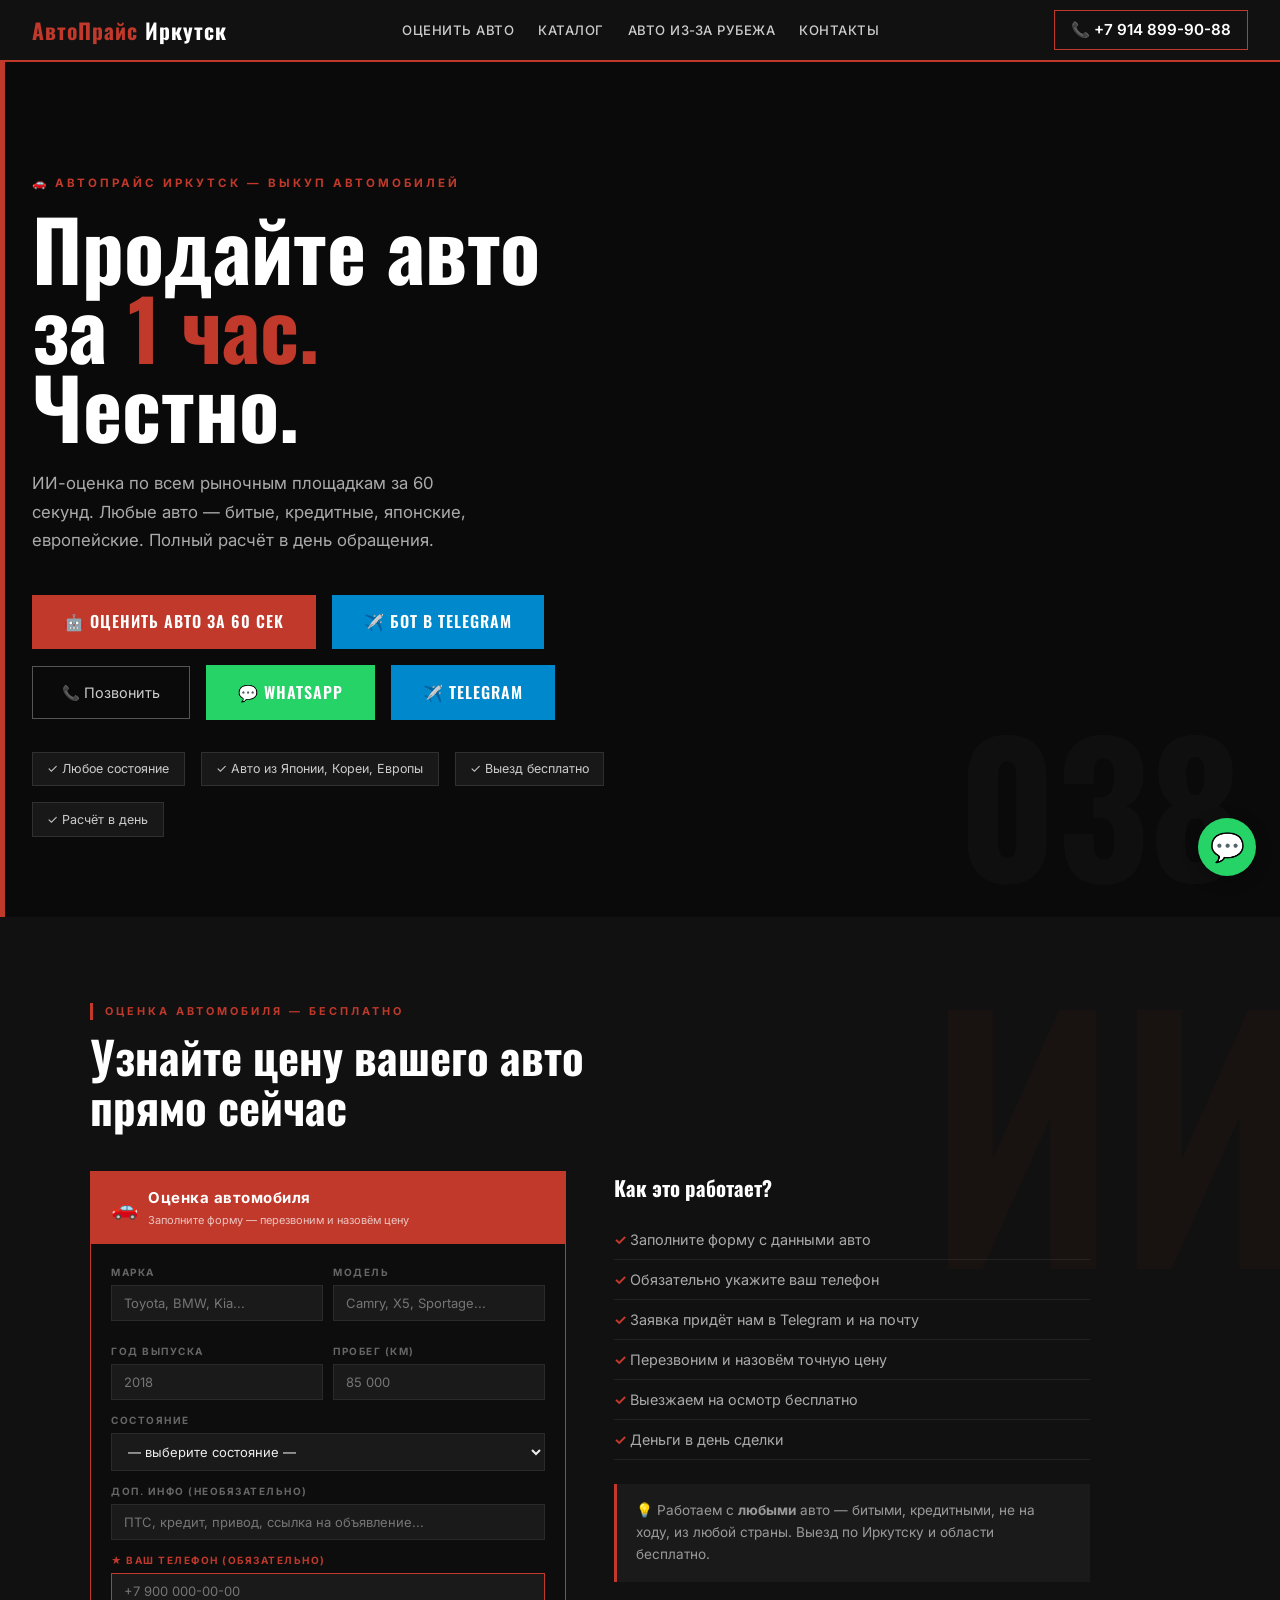
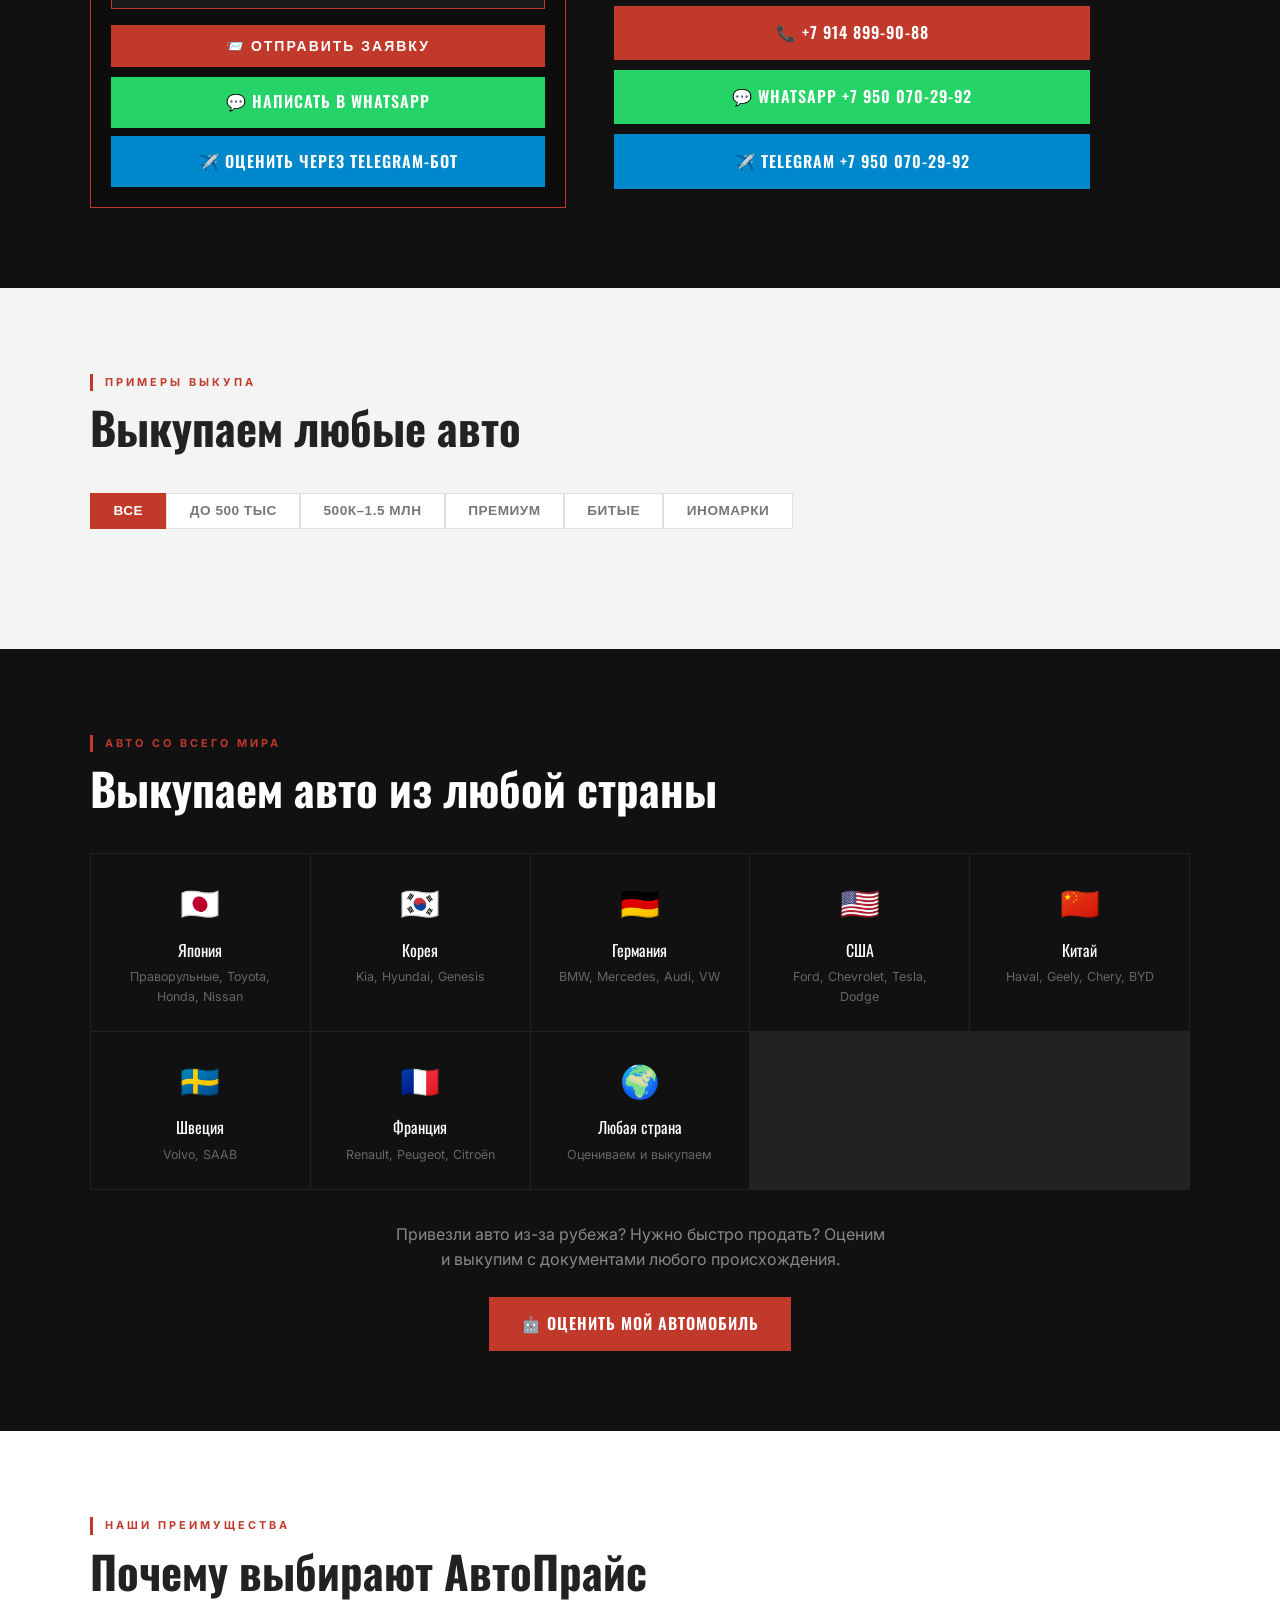
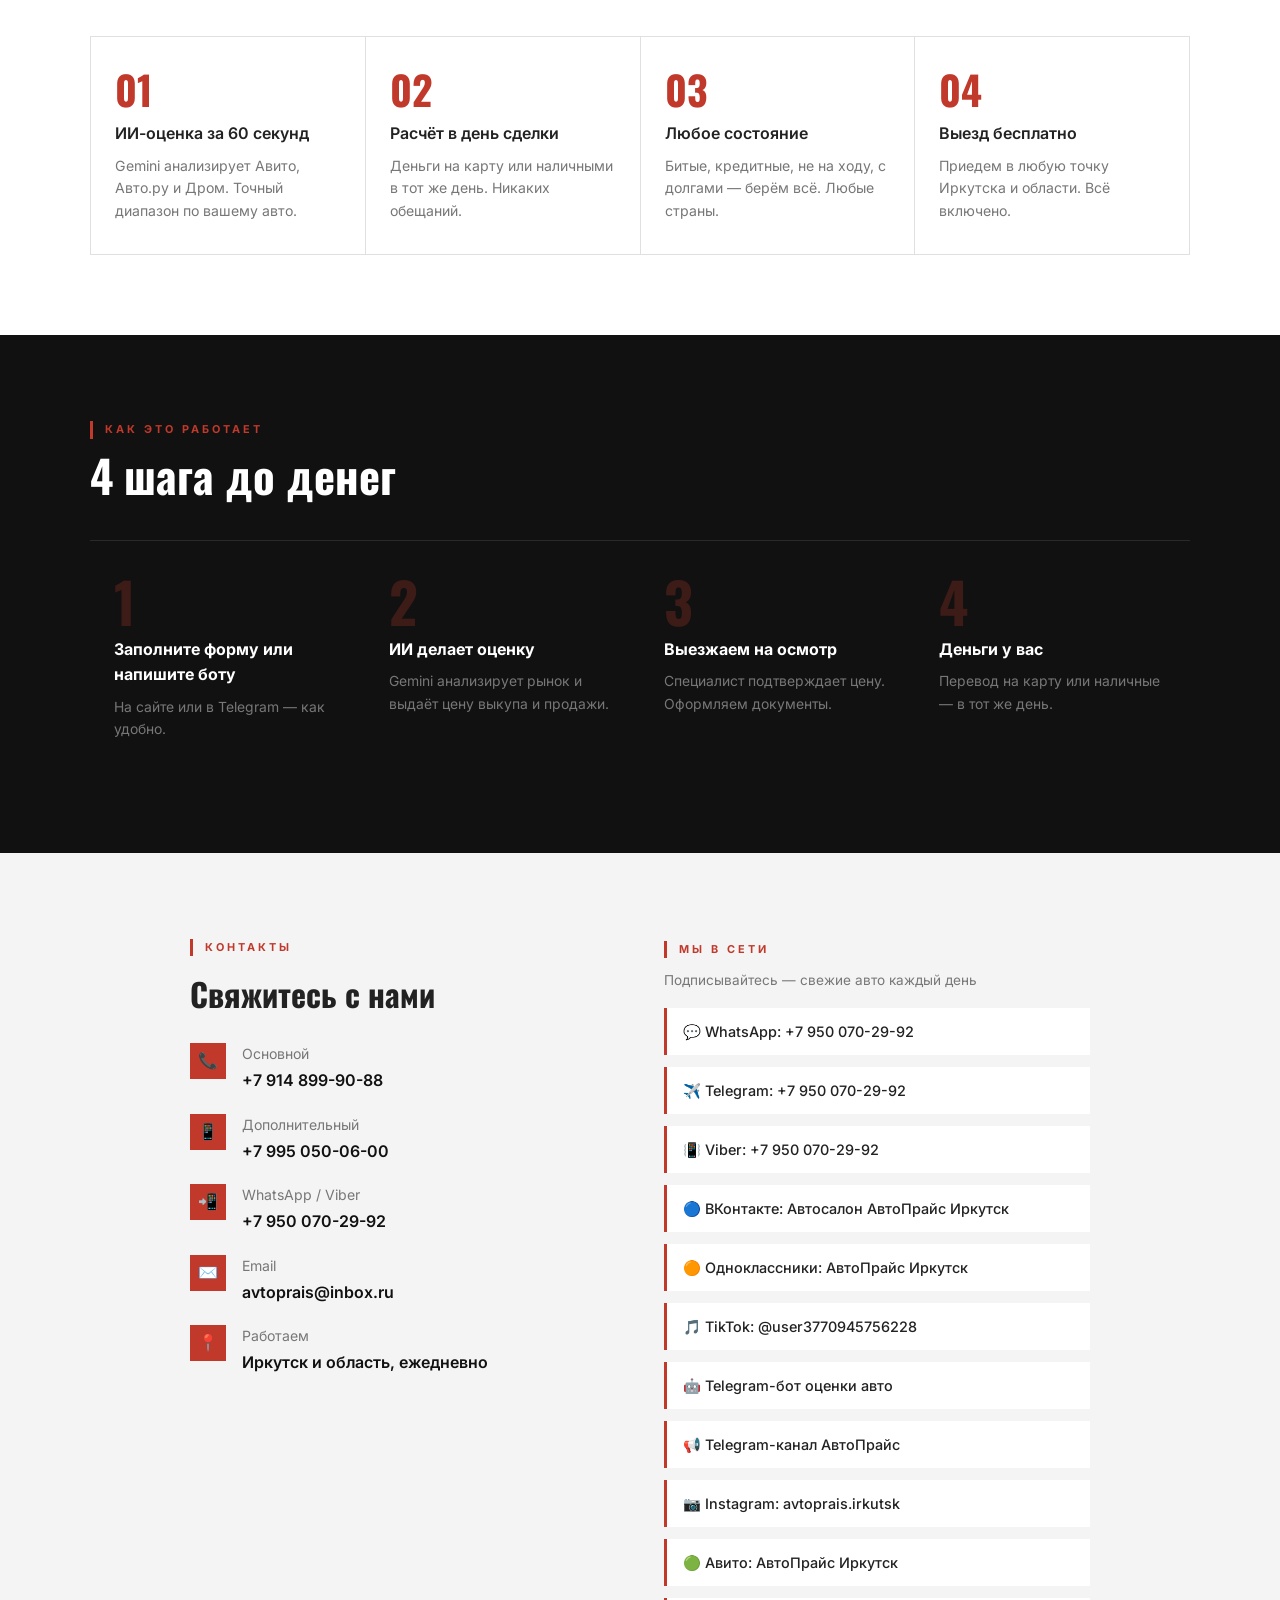
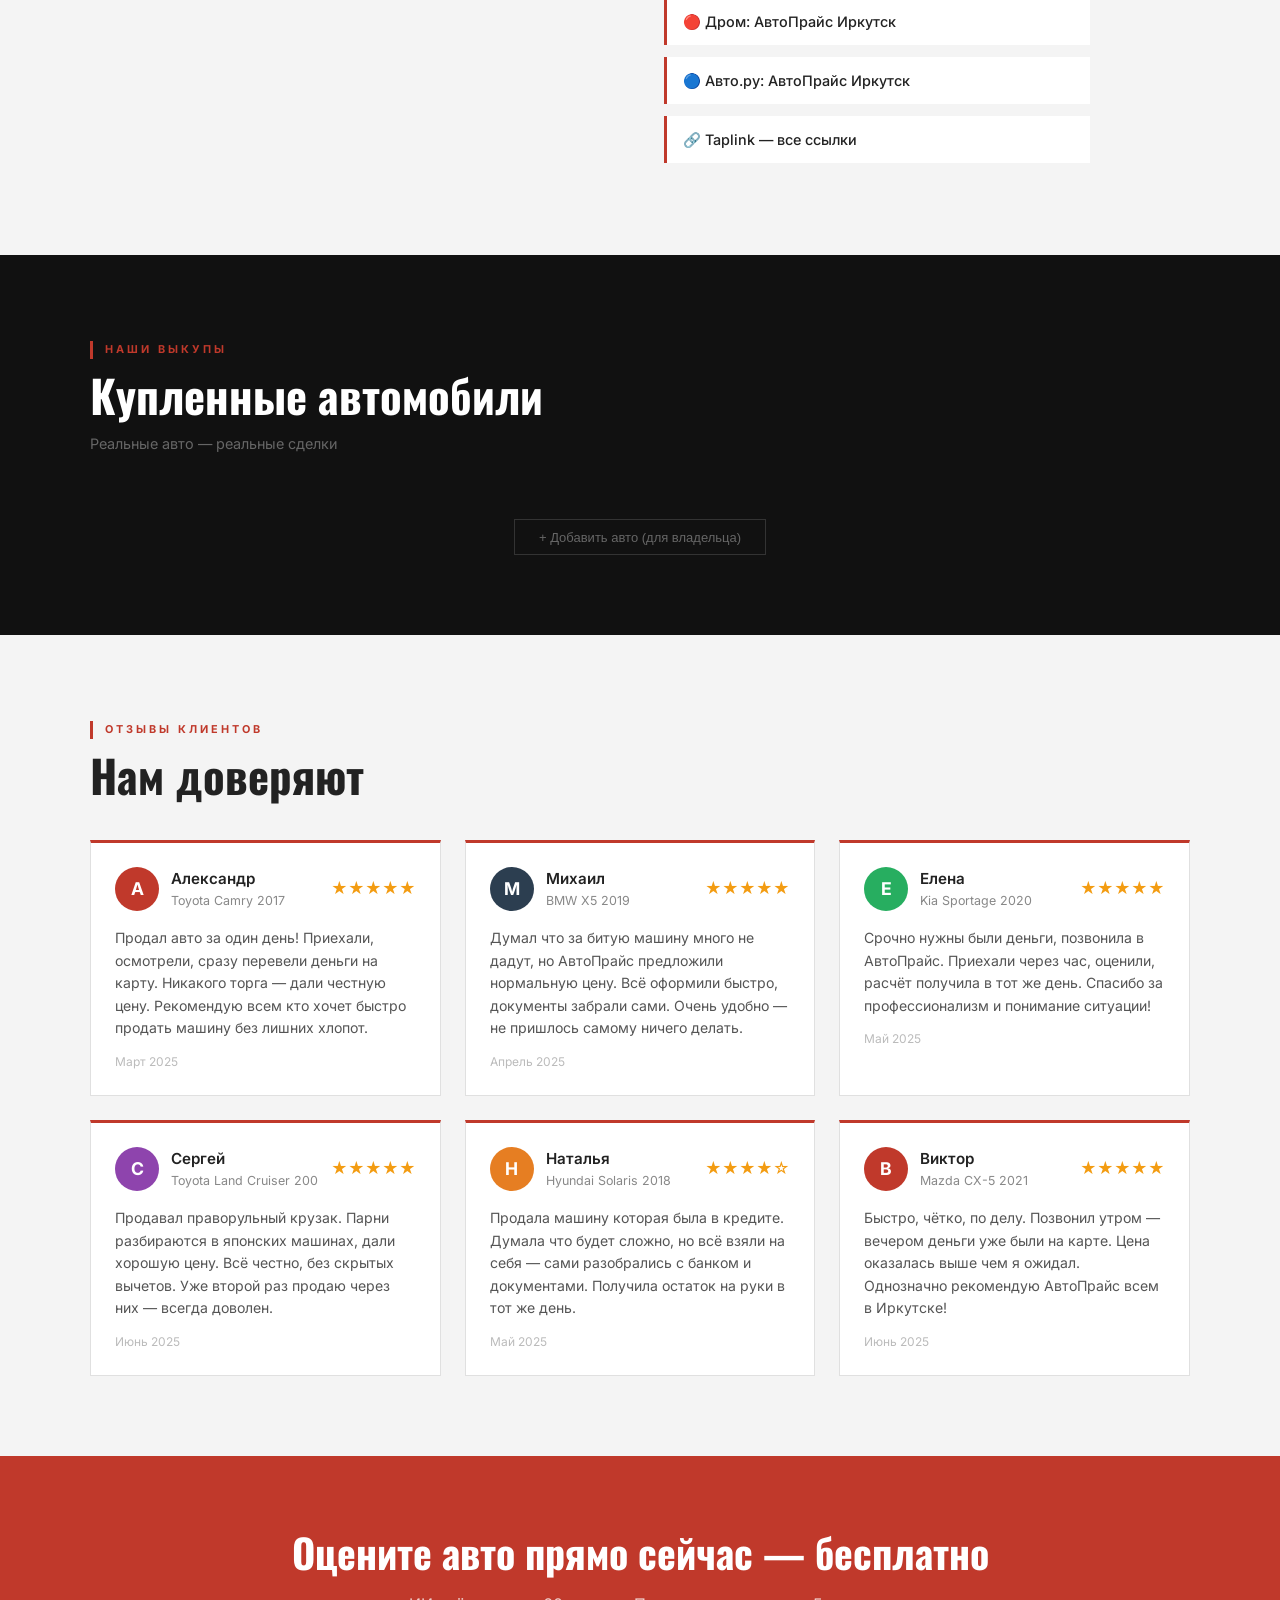
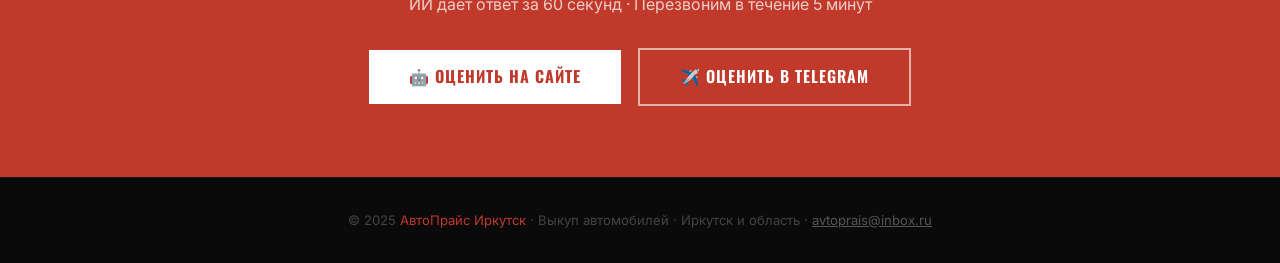
<file: avtoprais_irkutsk-13 (1).html>
<!DOCTYPE html>
<html lang="ru">
<head>
<meta charset="UTF-8">
<meta name="viewport" content="width=device-width, initial-scale=1.0">
<title>АвтоПрайс Иркутск – Выкуп авто | ИИ-оценка за 60 секунд</title>
<style>
@import url('https://fonts.googleapis.com/css2?family=Oswald:wght@400;600;700&family=Inter:wght@400;500;600&display=swap');
*,*::before,*::after{box-sizing:border-box;margin:0;padding:0}
:root{--red:#C0392B;--red-dark:#96281b;--red-light:#f9eceb;--black:#111;--gray:#f4f4f4;--gray-mid:#e0e0e0;--text:#222;--muted:#777;--white:#fff}
html{scroll-behavior:smooth}
body{font-family:'Inter',sans-serif;color:var(--text);background:var(--white);line-height:1.6}
nav{position:sticky;top:0;z-index:200;background:var(--black);display:flex;align-items:center;justify-content:space-between;padding:0 2rem;height:62px;border-bottom:2px solid var(--red)}
.nav-logo{font-family:'Oswald',sans-serif;font-size:1.35rem;font-weight:700;color:var(--red);letter-spacing:1px;text-decoration:none}
.nav-logo span{color:#fff}
.nav-links{display:flex;gap:1.5rem;list-style:none}
.nav-links a{color:#ccc;text-decoration:none;font-size:0.82rem;font-weight:500;letter-spacing:.5px;text-transform:uppercase;transition:color .2s}
.nav-links a:hover{color:var(--red)}
.nav-phone{color:#fff;font-weight:600;font-size:.95rem;text-decoration:none;border:1.5px solid var(--red);padding:.4rem 1rem;transition:background .2s}
.nav-phone:hover{background:var(--red)}
@media(max-width:768px){.nav-links{display:none}.nav-phone{font-size:.82rem;padding:.3rem .7rem}}
.hero{min-height:95vh;display:flex;align-items:center;position:relative;overflow:hidden;padding:5rem 2rem 3rem}
.hero-bg{position:absolute;inset:0;background:#0a0a0a}
.hero-bg-img{position:absolute;inset:0;background:url('https://images.unsplash.com/photo-1492144534655-ae79c964c9d7?w=1600&q=80') center/cover no-repeat;opacity:.18}
.hero-stripe{position:absolute;left:0;top:0;bottom:0;width:5px;background:var(--red)}
.hero-content{position:relative;z-index:2;max-width:680px}
.hero-eyebrow{font-size:.72rem;font-weight:700;letter-spacing:3px;text-transform:uppercase;color:var(--red);margin-bottom:1rem}
.hero h1{font-family:'Oswald',sans-serif;font-size:clamp(3rem,6.5vw,5.5rem);font-weight:700;line-height:.95;color:#fff;margin-bottom:1.5rem}
.hero h1 em{color:var(--red);font-style:normal}
.hero-sub{font-size:1.05rem;color:#aaa;max-width:460px;margin-bottom:2.5rem;line-height:1.7}
.hero-cta{display:flex;gap:1rem;flex-wrap:wrap;align-items:center}
.btn-red{display:inline-flex;align-items:center;gap:.5rem;background:var(--red);color:#fff;font-family:'Oswald',sans-serif;font-size:1rem;font-weight:600;letter-spacing:1px;text-transform:uppercase;padding:.9rem 2rem;text-decoration:none;transition:background .2s,transform .1s}
.btn-red:hover{background:var(--red-dark);transform:translateY(-1px)}
.btn-tg{display:inline-flex;align-items:center;gap:.5rem;background:#0088cc;color:#fff;font-family:'Oswald',sans-serif;font-size:1rem;font-weight:600;letter-spacing:1px;text-transform:uppercase;padding:.9rem 2rem;text-decoration:none;transition:background .2s}
.btn-tg:hover{background:#006fa3}
.btn-outline{display:inline-flex;align-items:center;gap:.5rem;border:1.5px solid #555;color:#ccc;font-size:.9rem;padding:.88rem 1.8rem;text-decoration:none;transition:border-color .2s,color .2s}
.btn-outline:hover{border-color:var(--red);color:var(--red)}
.btn-wa{display:inline-flex;align-items:center;gap:.5rem;background:#25D366;color:#fff;font-family:'Oswald',sans-serif;font-size:1rem;font-weight:600;letter-spacing:1px;text-transform:uppercase;padding:.9rem 2rem;text-decoration:none;transition:background .2s}
.btn-wa:hover{background:#1da851}
.btn-tg2{display:inline-flex;align-items:center;gap:.5rem;background:#0088cc;color:#fff;font-family:'Oswald',sans-serif;font-size:1rem;font-weight:600;letter-spacing:1px;text-transform:uppercase;padding:.9rem 2rem;text-decoration:none;transition:background .2s}
.btn-tg2:hover{background:#006fa3}
.hero-badges{display:flex;gap:1rem;flex-wrap:wrap;margin-top:2rem}
.badge{background:rgba(255,255,255,.06);border:1px solid rgba(255,255,255,.1);color:#ccc;font-size:.78rem;padding:.4rem .9rem}
.hero-big{position:absolute;right:3%;bottom:3%;font-family:'Oswald',sans-serif;font-size:clamp(5rem,14vw,12rem);font-weight:700;color:rgba(255,255,255,.025);line-height:1;user-select:none;pointer-events:none}
.section{padding:5rem 2rem}
.section-inner{max-width:1100px;margin:0 auto}
.s-label{display:inline-block;font-size:.68rem;font-weight:700;letter-spacing:3px;text-transform:uppercase;color:var(--red);border-left:3px solid var(--red);padding-left:.75rem;margin-bottom:.75rem}
.s-title{font-family:'Oswald',sans-serif;font-size:clamp(1.8rem,4vw,2.8rem);font-weight:700;line-height:1.1;margin-bottom:2.5rem}
.eval-section{background:var(--black);padding:5rem 2rem;position:relative;overflow:hidden}
.eval-section::before{content:'ИИ';position:absolute;right:-2%;top:-5%;font-family:'Oswald',sans-serif;font-size:20rem;font-weight:700;color:rgba(192,57,43,.04);pointer-events:none;user-select:none}
.eval-wrap{display:grid;grid-template-columns:1fr 1fr;gap:3rem;align-items:start;max-width:1000px}
@media(max-width:700px){.eval-wrap{grid-template-columns:1fr}}
.eval-info{color:#ccc}
.eval-info h3{font-family:'Oswald',sans-serif;font-size:1.3rem;color:#fff;margin-bottom:1rem}
.eval-info ul{list-style:none;margin-bottom:1.5rem}
.eval-info ul li{padding:.5rem 0;border-bottom:1px solid #222;font-size:.9rem;color:#aaa}
.eval-info ul li::before{content:'✓ ';color:var(--red);font-weight:700}
.eval-note{background:#1a1a1a;border-left:3px solid var(--red);padding:1rem 1.2rem;font-size:.85rem;color:#999}
.eval-tg-btn{width:100%;background:#0088cc;color:#fff;font-family:'Oswald',sans-serif;font-size:1rem;font-weight:600;letter-spacing:1px;text-transform:uppercase;padding:.8rem;border:none;cursor:pointer;margin-top:10px;display:flex;align-items:center;justify-content:center;gap:.5rem;text-decoration:none;transition:background .2s}
.eval-tg-btn:hover{background:#006fa3}
@keyframes spin{to{transform:rotate(360deg)}}
.catalog-section{background:var(--gray);padding:5rem 2rem}
.cat-tabs{display:flex;gap:0;margin-bottom:2.5rem;flex-wrap:wrap}
.cat-tab{background:var(--white);border:1px solid var(--gray-mid);padding:.6rem 1.4rem;cursor:pointer;font-size:.85rem;font-weight:600;color:var(--muted);transition:all .2s;text-transform:uppercase;letter-spacing:.5px}
.cat-tab.active,.cat-tab:hover{background:var(--red);color:#fff;border-color:var(--red)}
.cars-grid{display:grid;grid-template-columns:repeat(auto-fill,minmax(280px,1fr));gap:1.5rem}
.car-card{background:var(--white);border:1px solid var(--gray-mid);overflow:hidden;transition:transform .2s,box-shadow .2s}
.car-card:hover{transform:translateY(-4px);box-shadow:0 12px 32px rgba(0,0,0,.1)}
.car-img{width:100%;height:200px;object-fit:cover;display:block;background:#ddd}
.car-info{padding:1.2rem}
.car-tag{display:inline-block;font-size:.7rem;font-weight:700;text-transform:uppercase;letter-spacing:.5px;padding:.25rem .7rem;margin-bottom:.75rem}
.car-tag.cheap{background:#e8f5e9;color:#2e7d32}
.car-tag.mid{background:#fff3e0;color:#e65100}
.car-tag.premium{background:#f3e5f5;color:#6a1b9a}
.car-tag.smashed{background:#ffebee;color:#c62828}
.car-tag.import{background:#e3f2fd;color:#1565c0}
.car-name{font-family:'Oswald',sans-serif;font-size:1.15rem;font-weight:600;margin-bottom:.3rem}
.car-year{font-size:.82rem;color:var(--muted);margin-bottom:.75rem}
.car-price{font-family:'Oswald',sans-serif;font-size:1.5rem;font-weight:700;color:var(--red)}
.car-price span{font-size:.8rem;color:var(--muted);font-family:'Inter',sans-serif;font-weight:400}
.import-section{background:var(--black);padding:5rem 2rem}
.import-section .s-title{color:#fff}
.import-section .s-label{color:var(--red);border-color:var(--red)}
.countries-grid{display:grid;grid-template-columns:repeat(auto-fill,minmax(200px,1fr));gap:1px;background:#222;border:1px solid #222;margin-bottom:2rem}
.country-box{background:#111;padding:1.5rem;text-align:center;transition:background .2s}
.country-box:hover{background:#1a1a1a}
.country-flag{font-size:2rem;margin-bottom:.5rem}
.country-name{font-family:'Oswald',sans-serif;font-size:1rem;color:#fff}
.country-sub{font-size:.78rem;color:#666;margin-top:.25rem}
.import-cta{text-align:center;margin-top:2rem}
.why-grid{display:grid;grid-template-columns:repeat(auto-fit,minmax(230px,1fr));gap:1px;background:var(--gray-mid);border:1px solid var(--gray-mid)}
.why-card{background:var(--white);padding:2rem 1.5rem}
.why-num{font-family:'Oswald',sans-serif;font-size:2.5rem;font-weight:700;color:var(--red);line-height:1;margin-bottom:.75rem}
.why-card h3{font-size:1rem;font-weight:600;margin-bottom:.5rem}
.why-card p{font-size:.88rem;color:var(--muted);line-height:1.6}
.section-dark{background:var(--black);color:#fff;padding:5rem 2rem}
.section-dark .s-title{color:#fff}
.how-steps{display:grid;grid-template-columns:repeat(auto-fit,minmax(200px,1fr))}
.how-step{padding:2rem 1.5rem;border-top:1px solid #2a2a2a}
.step-num{font-family:'Oswald',sans-serif;font-size:3.5rem;font-weight:700;color:var(--red);opacity:.25;line-height:1;margin-bottom:.5rem}
.how-step h3{font-size:1rem;color:#fff;margin-bottom:.5rem}
.how-step p{font-size:.87rem;color:#777}
.contact-section{background:var(--gray);padding:5rem 2rem}
.contact-grid{display:grid;grid-template-columns:1fr 1fr;gap:3rem;align-items:start;max-width:900px;margin:0 auto}
@media(max-width:640px){.contact-grid{grid-template-columns:1fr}}
.contact-row{display:flex;align-items:flex-start;gap:1rem;margin-bottom:1.25rem}
.c-icon{width:36px;height:36px;min-width:36px;background:var(--red);display:flex;align-items:center;justify-content:center;font-size:1rem}
.contact-row p{font-size:.88rem;color:var(--muted);margin-bottom:.15rem}
.contact-row a,.contact-row strong{font-weight:600;color:var(--black);text-decoration:none;font-size:1rem}
.contact-row a:hover{color:var(--red)}
.social-link{display:flex;align-items:center;gap:.75rem;padding:.75rem 1rem;background:#fff;border-left:3px solid var(--red);text-decoration:none;color:var(--text);font-weight:500;font-size:.9rem;margin-bottom:.75rem;transition:background .15s}
.social-link:hover{background:var(--red-light)}
.cta-strip{background:var(--red);padding:4rem 2rem;text-align:center}
.cta-strip h2{font-family:'Oswald',sans-serif;font-size:clamp(1.6rem,4vw,2.5rem);color:#fff;margin-bottom:.5rem}
.cta-strip p{color:rgba(255,255,255,.75);margin-bottom:1.5rem;font-size:1rem}
.btn-white{background:#fff;color:var(--red);font-family:'Oswald',sans-serif;font-weight:700;font-size:1rem;letter-spacing:1px;text-transform:uppercase;padding:.9rem 2.5rem;text-decoration:none;display:inline-block;margin:.4rem;transition:background .15s}
.btn-white:hover{background:#eee}
.btn-white-tg{background:transparent;color:#fff;border:2px solid rgba(255,255,255,.6);font-family:'Oswald',sans-serif;font-weight:600;font-size:1rem;letter-spacing:1px;text-transform:uppercase;padding:.9rem 2.5rem;text-decoration:none;display:inline-block;margin:.4rem;transition:all .15s}
.btn-white-tg:hover{background:rgba(255,255,255,.1)}
footer{background:#0a0a0a;padding:2rem;text-align:center;color:#444;font-size:.82rem;border-top:1px solid #1a1a1a}
footer span{color:var(--red)}
</style>
</head>
<body>

<nav>
  <a href="#" class="nav-logo">АвтоПрайс <span>Иркутск</span></a>
  <ul class="nav-links">
    <li><a href="#evaluate">Оценить авто</a></li>
    <li><a href="#catalog">Каталог</a></li>
    <li><a href="#import">Авто из-за рубежа</a></li>
    <li><a href="#contact">Контакты</a></li>
  </ul>
  <a href="tel:+79148999088" class="nav-phone">📞 +7 914 899-90-88</a>
</nav>

<section class="hero">
  <div class="hero-bg"></div>
  <div class="hero-bg-img"></div>
  <div class="hero-stripe"></div>
  <div class="hero-content">
    <p class="hero-eyebrow">🚗 АвтоПрайс Иркутск — выкуп автомобилей</p>
    <h1>Продайте авто<br>за <em>1 час.</em><br>Честно.</h1>
    <p class="hero-sub">ИИ-оценка по всем рыночным площадкам за 60 секунд. Любые авто — битые, кредитные, японские, европейские. Полный расчёт в день обращения.</p>
    <div class="hero-cta">
      <a href="#evaluate" class="btn-red">🤖 Оценить авто за 60 сек</a>
      <a href="https://t.me/best_services_in_one_place_bot" target="_blank" class="btn-tg">✈️ Бот в Telegram</a>
      <a href="tel:+79148999088" class="btn-outline">📞 Позвонить</a>
      <a href="https://wa.me/79500702992" target="_blank" class="btn-wa">💬 WhatsApp</a>
      <a href="https://t.me/+79500702992" target="_blank" class="btn-tg2">✈️ Telegram</a>
    </div>
    <div class="hero-badges">
      <span class="badge">✓ Любое состояние</span>
      <span class="badge">✓ Авто из Японии, Кореи, Европы</span>
      <span class="badge">✓ Выезд бесплатно</span>
      <span class="badge">✓ Расчёт в день</span>
    </div>
  </div>
  <div class="hero-big">038</div>
</section>

<!-- ОЦЕНКА АВТО -->
<section class="eval-section" id="evaluate">
  <div class="section-inner">
    <div class="s-label" style="color:var(--red);border-color:var(--red)">Оценка автомобиля — бесплатно</div>
    <h2 class="s-title" style="color:#fff;margin-bottom:2.5rem">Узнайте цену вашего авто<br>прямо сейчас</h2>
    <div class="eval-wrap">

      <div style="background:#0d0d0d;border:1px solid #C0392B;overflow:hidden">
        <div style="background:#C0392B;padding:14px 20px;display:flex;align-items:center;gap:10px">
          <span style="font-size:22px">🚗</span>
          <div>
            <div style="font-size:15px;font-weight:700;color:#fff;letter-spacing:.5px">Оценка автомобиля</div>
            <div style="font-size:11px;color:rgba(255,255,255,.7);margin-top:2px">Заполните форму — перезвоним и назовём цену</div>
          </div>
        </div>
        <div style="padding:20px">
          <div style="display:grid;grid-template-columns:1fr 1fr;gap:10px">
            <div style="margin-bottom:12px">
              <label style="display:block;font-size:10px;font-weight:700;letter-spacing:1.5px;text-transform:uppercase;color:#666;margin-bottom:5px">Марка</label>
              <input type="text" id="ev-brand" placeholder="Toyota, BMW, Kia..." style="width:100%;background:#1a1a1a;border:1px solid #2a2a2a;color:#eee;padding:9px 12px;font-size:13px;font-family:inherit;outline:none" onfocus="this.style.borderColor='#C0392B'" onblur="this.style.borderColor='#2a2a2a'">
            </div>
            <div style="margin-bottom:12px">
              <label style="display:block;font-size:10px;font-weight:700;letter-spacing:1.5px;text-transform:uppercase;color:#666;margin-bottom:5px">Модель</label>
              <input type="text" id="ev-model" placeholder="Camry, X5, Sportage..." style="width:100%;background:#1a1a1a;border:1px solid #2a2a2a;color:#eee;padding:9px 12px;font-size:13px;font-family:inherit;outline:none" onfocus="this.style.borderColor='#C0392B'" onblur="this.style.borderColor='#2a2a2a'">
            </div>
            <div style="margin-bottom:12px">
              <label style="display:block;font-size:10px;font-weight:700;letter-spacing:1.5px;text-transform:uppercase;color:#666;margin-bottom:5px">Год выпуска</label>
              <input type="number" id="ev-year" placeholder="2018" min="1990" max="2025" style="width:100%;background:#1a1a1a;border:1px solid #2a2a2a;color:#eee;padding:9px 12px;font-size:13px;font-family:inherit;outline:none" onfocus="this.style.borderColor='#C0392B'" onblur="this.style.borderColor='#2a2a2a'">
            </div>
            <div style="margin-bottom:12px">
              <label style="display:block;font-size:10px;font-weight:700;letter-spacing:1.5px;text-transform:uppercase;color:#666;margin-bottom:5px">Пробег (км)</label>
              <input type="number" id="ev-mileage" placeholder="85 000" style="width:100%;background:#1a1a1a;border:1px solid #2a2a2a;color:#eee;padding:9px 12px;font-size:13px;font-family:inherit;outline:none" onfocus="this.style.borderColor='#C0392B'" onblur="this.style.borderColor='#2a2a2a'">
            </div>
          </div>
          <div style="margin-bottom:12px">
            <label style="display:block;font-size:10px;font-weight:700;letter-spacing:1.5px;text-transform:uppercase;color:#666;margin-bottom:5px">Состояние</label>
            <select id="ev-condition" style="width:100%;background:#1a1a1a;border:1px solid #2a2a2a;color:#eee;padding:9px 12px;font-size:13px;font-family:inherit;outline:none;cursor:pointer">
              <option value="">— выберите состояние —</option>
              <option value="отличное">Отличное — без замечаний</option>
              <option value="хорошее">Хорошее — мелкие царапины</option>
              <option value="среднее">Среднее — нужен кузовной ремонт</option>
              <option value="битое">Битое / аварийное</option>
              <option value="не на ходу">Не на ходу</option>
            </select>
          </div>
          <div style="margin-bottom:12px">
            <label style="display:block;font-size:10px;font-weight:700;letter-spacing:1.5px;text-transform:uppercase;color:#666;margin-bottom:5px">Доп. инфо (необязательно)</label>
            <input type="text" id="ev-extra" placeholder="ПТС, кредит, привод, ссылка на объявление..." style="width:100%;background:#1a1a1a;border:1px solid #2a2a2a;color:#eee;padding:9px 12px;font-size:13px;font-family:inherit;outline:none" onfocus="this.style.borderColor='#C0392B'" onblur="this.style.borderColor='#2a2a2a'">
          </div>
          <div style="margin-bottom:16px">
            <label style="display:block;font-size:10px;font-weight:700;letter-spacing:1.5px;text-transform:uppercase;color:#C0392B;margin-bottom:5px">★ Ваш телефон (обязательно)</label>
            <input type="tel" id="ev-phone" placeholder="+7 900 000-00-00" style="width:100%;background:#1a1a1a;border:1px solid #C0392B;color:#eee;padding:9px 12px;font-size:13px;font-family:inherit;outline:none" onfocus="this.style.borderColor='#ff6b6b'" onblur="this.style.borderColor='#C0392B'">
          </div>

          <button id="evalBtn" onclick="sendRequest()" style="width:100%;background:#C0392B;color:#fff;border:none;padding:13px;font-size:14px;font-weight:700;letter-spacing:2px;text-transform:uppercase;cursor:pointer;display:flex;align-items:center;justify-content:center;gap:8px;transition:background .2s" onmouseover="this.style.background='#96281b'" onmouseout="this.style.background='#C0392B'">
            <span id="evalBtnTxt">📨 ОТПРАВИТЬ ЗАЯВКУ</span>
            <div id="evalSpinner" style="width:16px;height:16px;border:2px solid rgba(255,255,255,.25);border-top-color:#fff;border-radius:50%;animation:spin .7s linear infinite;display:none"></div>
          </button>

          <a href="https://wa.me/79500702992" target="_blank" style="width:100%;background:#25D366;color:#fff;font-family:'Oswald',sans-serif;font-size:1rem;font-weight:600;letter-spacing:1px;text-transform:uppercase;padding:.8rem;border:none;cursor:pointer;margin-top:10px;display:flex;align-items:center;justify-content:center;gap:.5rem;text-decoration:none;transition:background .2s">💬 Написать в WhatsApp</a>
          <a href="https://t.me/best_services_in_one_place_bot" target="_blank" class="eval-tg-btn" style="margin-top:8px">✈️ Оценить через Telegram-бот</a>

          <div id="evalErr" style="display:none;margin-top:10px;font-size:12px;color:#C0392B;padding:8px 12px;background:#1a0a0a;border-left:2px solid #C0392B"></div>
          <div id="evalOk" style="display:none;margin-top:12px;background:#0a1a0a;border:1px solid #27ae60;padding:16px;text-align:center">
            <div style="font-size:24px;margin-bottom:8px">✅</div>
            <div style="font-size:14px;font-weight:700;color:#27ae60;margin-bottom:4px">Заявка отправлена!</div>
            <div style="font-size:12px;color:#aaa">Мы получили вашу заявку и перезвоним в ближайшее время.<br>Также можете написать нам прямо сейчас.</div>
          </div>
        </div>
      </div>

      <div class="eval-info">
        <h3>Как это работает?</h3>
        <ul>
          <li>Заполните форму с данными авто</li>
          <li>Обязательно укажите ваш телефон</li>
          <li>Заявка придёт нам в Telegram и на почту</li>
          <li>Перезвоним и назовём точную цену</li>
          <li>Выезжаем на осмотр бесплатно</li>
          <li>Деньги в день сделки</li>
        </ul>
        <div class="eval-note">
          💡 Работаем с <strong>любыми</strong> авто — битыми, кредитными, не на ходу, из любой страны. Выезд по Иркутску и области бесплатно.
        </div>
        <div style="margin-top:1.5rem;display:flex;flex-direction:column;gap:10px">
          <a href="tel:+79148999088" class="btn-red" style="display:inline-flex;justify-content:center">📞 +7 914 899-90-88</a>
          <a href="tel:+79500702992" style="display:inline-flex;justify-content:center;align-items:center;gap:.5rem;background:#25D366;color:#fff;font-family:'Oswald',sans-serif;font-size:1rem;font-weight:600;letter-spacing:1px;text-transform:uppercase;padding:.9rem 2rem;text-decoration:none">💬 WhatsApp +7 950 070-29-92</a>
          <a href="https://t.me/+79500702992" target="_blank" class="btn-tg" style="display:inline-flex;justify-content:center">✈️ Telegram +7 950 070-29-92</a>
        </div>
      </div>
    </div>
  </div>
</section>

<!-- CATALOG -->
<section class="catalog-section section" id="catalog">
  <div class="section-inner">
    <div class="s-label">Примеры выкупа</div>
    <h2 class="s-title">Выкупаем любые авто</h2>
    <div class="cat-tabs">
      <button class="cat-tab active" onclick="filterCars('all',this)">Все</button>
      <button class="cat-tab" onclick="filterCars('cheap',this)">До 500 тыс</button>
      <button class="cat-tab" onclick="filterCars('mid',this)">500к–1.5 млн</button>
      <button class="cat-tab" onclick="filterCars('premium',this)">Премиум</button>
      <button class="cat-tab" onclick="filterCars('smashed',this)">Битые</button>
      <button class="cat-tab" onclick="filterCars('import',this)">Иномарки</button>
    </div>
    <div class="cars-grid" id="carsGrid"></div>
  </div>
</section>

<!-- IMPORT -->
<section class="import-section" id="import">
  <div class="section-inner">
    <div class="s-label">Авто со всего мира</div>
    <h2 class="s-title">Выкупаем авто из любой страны</h2>
    <div class="countries-grid">
      <div class="country-box"><div class="country-flag">🇯🇵</div><div class="country-name">Япония</div><div class="country-sub">Праворульные, Toyota, Honda, Nissan</div></div>
      <div class="country-box"><div class="country-flag">🇰🇷</div><div class="country-name">Корея</div><div class="country-sub">Kia, Hyundai, Genesis</div></div>
      <div class="country-box"><div class="country-flag">🇩🇪</div><div class="country-name">Германия</div><div class="country-sub">BMW, Mercedes, Audi, VW</div></div>
      <div class="country-box"><div class="country-flag">🇺🇸</div><div class="country-name">США</div><div class="country-sub">Ford, Chevrolet, Tesla, Dodge</div></div>
      <div class="country-box"><div class="country-flag">🇨🇳</div><div class="country-name">Китай</div><div class="country-sub">Haval, Geely, Chery, BYD</div></div>
      <div class="country-box"><div class="country-flag">🇸🇪</div><div class="country-name">Швеция</div><div class="country-sub">Volvo, SAAB</div></div>
      <div class="country-box"><div class="country-flag">🇫🇷</div><div class="country-name">Франция</div><div class="country-sub">Renault, Peugeot, Citroën</div></div>
      <div class="country-box"><div class="country-flag">🌍</div><div class="country-name">Любая страна</div><div class="country-sub">Оцениваем и выкупаем</div></div>
    </div>
    <div class="import-cta">
      <p style="color:#888;margin-bottom:1.5rem;max-width:500px;margin-left:auto;margin-right:auto">Привезли авто из-за рубежа? Нужно быстро продать? Оценим и выкупим с документами любого происхождения.</p>
      <a href="#evaluate" class="btn-red">🤖 Оценить мой автомобиль</a>
    </div>
  </div>
</section>

<!-- WHY -->
<section class="section" id="why">
  <div class="section-inner">
    <div class="s-label">Наши преимущества</div>
    <h2 class="s-title">Почему выбирают АвтоПрайс</h2>
    <div class="why-grid">
      <div class="why-card"><div class="why-num">01</div><h3>ИИ-оценка за 60 секунд</h3><p>Gemini анализирует Авито, Авто.ру и Дром. Точный диапазон по вашему авто.</p></div>
      <div class="why-card"><div class="why-num">02</div><h3>Расчёт в день сделки</h3><p>Деньги на карту или наличными в тот же день. Никаких обещаний.</p></div>
      <div class="why-card"><div class="why-num">03</div><h3>Любое состояние</h3><p>Битые, кредитные, не на ходу, с долгами — берём всё. Любые страны.</p></div>
      <div class="why-card"><div class="why-num">04</div><h3>Выезд бесплатно</h3><p>Приедем в любую точку Иркутска и области. Всё включено.</p></div>
    </div>
  </div>
</section>

<!-- HOW -->
<section class="section-dark" id="how">
  <div class="section-inner">
    <div class="s-label" style="color:var(--red);border-color:var(--red)">Как это работает</div>
    <h2 class="s-title">4 шага до денег</h2>
    <div class="how-steps">
      <div class="how-step"><div class="step-num">1</div><h3>Заполните форму или напишите боту</h3><p>На сайте или в Telegram — как удобно.</p></div>
      <div class="how-step"><div class="step-num">2</div><h3>ИИ делает оценку</h3><p>Gemini анализирует рынок и выдаёт цену выкупа и продажи.</p></div>
      <div class="how-step"><div class="step-num">3</div><h3>Выезжаем на осмотр</h3><p>Специалист подтверждает цену. Оформляем документы.</p></div>
      <div class="how-step"><div class="step-num">4</div><h3>Деньги у вас</h3><p>Перевод на карту или наличные — в тот же день.</p></div>
    </div>
  </div>
</section>

<!-- CONTACT -->
<section class="contact-section" id="contact">
  <div class="section-inner">
    <div class="contact-grid">
      <div>
        <div class="s-label">Контакты</div>
        <h2 style="font-family:'Oswald',sans-serif;font-size:2rem;font-weight:700;margin-bottom:1.5rem">Свяжитесь с нами</h2>
        <div class="contact-row"><div class="c-icon">📞</div><div><p>Основной</p><a href="tel:+79148999088">+7 914 899-90-88</a></div></div>
        <div class="contact-row"><div class="c-icon">📱</div><div><p>Дополнительный</p><a href="tel:+79950500600">+7 995 050-06-00</a></div></div>
        <div class="contact-row"><div class="c-icon">📲</div><div><p>WhatsApp / Viber</p><a href="tel:+79500702992">+7 950 070-29-92</a></div></div>
        <div class="contact-row"><div class="c-icon">✉️</div><div><p>Email</p><a href="mailto:avtoprais@inbox.ru">avtoprais@inbox.ru</a></div></div>
        <div class="contact-row"><div class="c-icon">📍</div><div><p>Работаем</p><strong>Иркутск и область, ежедневно</strong></div></div>
      </div>
      <div>
        <div class="s-label" style="margin-top:.5rem">Мы в сети</div>
        <div style="margin-bottom:1rem;font-size:.85rem;color:var(--muted)">Подписывайтесь — свежие авто каждый день</div>
        <a href="https://wa.me/79500702992" target="_blank" class="social-link">💬 WhatsApp: +7 950 070-29-92</a>
        <a href="https://t.me/+79500702992" target="_blank" class="social-link">✈️ Telegram: +7 950 070-29-92</a>
        <a href="viber://chat?number=%2B79500702992" target="_blank" class="social-link">📳 Viber: +7 950 070-29-92</a>
        <a href="https://vk.com/id830905784" target="_blank" class="social-link">🔵 ВКонтакте: Автосалон АвтоПрайс Иркутск</a>
        <a href="https://ok.ru/profile/530199522211" target="_blank" class="social-link">🟠 Одноклассники: АвтоПрайс Иркутск</a>
        <a href="https://www.tiktok.com/@user3770945756228" target="_blank" class="social-link">🎵 TikTok: @user3770945756228</a>
        <a href="https://t.me/best_services_in_one_place_bot" target="_blank" class="social-link">🤖 Telegram-бот оценки авто</a>
        <a href="https://t.me/AvtoPrais038" target="_blank" class="social-link">📢 Telegram-канал АвтоПрайс</a>
        <a href="https://www.instagram.com/avtoprais.irkutsk" target="_blank" class="social-link">📷 Instagram: avtoprais.irkutsk</a>
        <a href="https://www.avito.ru/user/335753525/profile" target="_blank" class="social-link">🟢 Авито: АвтоПрайс Иркутск</a>
        <a href="https://www.drom.ru/user/32200470/" target="_blank" class="social-link">🔴 Дром: АвтоПрайс Иркутск</a>
        <a href="https://auto.ru/dealer/20190825/" target="_blank" class="social-link">🔵 Авто.ру: АвтоПрайс Иркутск</a>
        <a href="https://taplink.cc/car_038" target="_blank" class="social-link">🔗 Taplink — все ссылки</a>
      </div>
    </div>
  </div>
</section>

<!-- ГАЛЕРЕЯ КУПЛЕННЫХ АВТО -->
<section class="section" id="gallery" style="background:#111;padding:5rem 2rem">
  <div class="section-inner">
    <div class="s-label" style="color:#C0392B;border-color:#C0392B">Наши выкупы</div>
    <h2 class="s-title" style="color:#fff;margin-bottom:.75rem">Купленные автомобили</h2>
    <p style="color:#666;font-size:.9rem;margin-bottom:2rem">Реальные авто — реальные сделки</p>

    <!-- ИНСТРУКЦИЯ ДЛЯ ВЛАДЕЛЬЦА -->
    <div style="background:#1a1a1a;border:1px dashed #333;padding:1rem 1.5rem;margin-bottom:2rem;font-size:13px;color:#555;display:none" id="ownerHint">
      💡 Чтобы добавить фото: замените ссылки на фото в коде сайта в массиве <code>galleryPhotos</code>
    </div>

    <div id="galleryGrid" style="display:grid;grid-template-columns:repeat(auto-fill,minmax(260px,1fr));gap:1rem"></div>

    <!-- КНОПКА ДОБАВИТЬ (только для вас — скройте от клиентов паролем) -->
    <div style="margin-top:2rem;text-align:center">
      <button onclick="toggleAddForm()" style="background:transparent;border:1px solid #333;color:#666;padding:.6rem 1.5rem;cursor:pointer;font-size:13px">+ Добавить авто (для владельца)</button>
      <div id="addForm" style="display:none;margin-top:1rem;background:#1a1a1a;border:1px solid #2a2a2a;padding:1.5rem;max-width:500px;margin-left:auto;margin-right:auto;text-align:left">
        <div style="margin-bottom:1rem">
          <label style="display:block;font-size:11px;color:#666;margin-bottom:4px;text-transform:uppercase;letter-spacing:1px">Название авто</label>
          <input id="g-name" type="text" placeholder="Toyota Camry 2019" style="width:100%;background:#111;border:1px solid #333;color:#eee;padding:8px 12px;font-size:13px;font-family:inherit;outline:none">
        </div>
        <div style="margin-bottom:1rem">
          <label style="display:block;font-size:11px;color:#666;margin-bottom:4px;text-transform:uppercase;letter-spacing:1px">Цена выкупа</label>
          <input id="g-price" type="text" placeholder="1 200 000 ₽" style="width:100%;background:#111;border:1px solid #333;color:#eee;padding:8px 12px;font-size:13px;font-family:inherit;outline:none">
        </div>
        <div style="margin-bottom:1rem">
          <label style="display:block;font-size:11px;color:#666;margin-bottom:4px;text-transform:uppercase;letter-spacing:1px">Ссылка на фото (URL)</label>
          <input id="g-img" type="text" placeholder="https://..." style="width:100%;background:#111;border:1px solid #333;color:#eee;padding:8px 12px;font-size:13px;font-family:inherit;outline:none">
          <div style="font-size:11px;color:#555;margin-top:4px">Загрузите фото на любой хостинг (напр. imgur.com) и вставьте ссылку</div>
        </div>
        <div style="margin-bottom:1rem">
          <label style="display:block;font-size:11px;color:#666;margin-bottom:4px;text-transform:uppercase;letter-spacing:1px">Комментарий</label>
          <input id="g-desc" type="text" placeholder="Хорошее состояние, один хозяин" style="width:100%;background:#111;border:1px solid #333;color:#eee;padding:8px 12px;font-size:13px;font-family:inherit;outline:none">
        </div>
        <button onclick="addCar()" style="width:100%;background:#C0392B;color:#fff;border:none;padding:10px;font-size:13px;font-weight:700;cursor:pointer;letter-spacing:1px;text-transform:uppercase">✅ ДОБАВИТЬ В ГАЛЕРЕЮ</button>
        <div id="g-note" style="margin-top:8px;font-size:11px;color:#27ae60;display:none">✓ Добавлено! Обновите страницу.</div>
      </div>
    </div>
  </div>
</section>

<!-- ОТЗЫВЫ -->
<section class="section" id="reviews" style="background:#f4f4f4;padding:5rem 2rem">
  <div class="section-inner">
    <div class="s-label">Отзывы клиентов</div>
    <h2 class="s-title">Нам доверяют</h2>
    <div style="display:grid;grid-template-columns:repeat(auto-fill,minmax(280px,1fr));gap:1.5rem" id="reviewsGrid">

      <div style="background:#fff;border:1px solid #e0e0e0;padding:1.5rem;border-top:3px solid #C0392B">
        <div style="display:flex;align-items:center;gap:.75rem;margin-bottom:1rem">
          <div style="width:44px;height:44px;background:#C0392B;border-radius:50%;display:flex;align-items:center;justify-content:center;color:#fff;font-weight:700;font-size:1.1rem;flex-shrink:0">А</div>
          <div>
            <div style="font-weight:600;font-size:.95rem">Александр</div>
            <div style="font-size:.78rem;color:#888">Toyota Camry 2017</div>
          </div>
          <div style="margin-left:auto;color:#f39c12;font-size:1rem">★★★★★</div>
        </div>
        <p style="font-size:.88rem;color:#555;line-height:1.6">Продал авто за один день! Приехали, осмотрели, сразу перевели деньги на карту. Никакого торга — дали честную цену. Рекомендую всем кто хочет быстро продать машину без лишних хлопот.</p>
        <div style="font-size:.75rem;color:#bbb;margin-top:.75rem">Март 2025</div>
      </div>

      <div style="background:#fff;border:1px solid #e0e0e0;padding:1.5rem;border-top:3px solid #C0392B">
        <div style="display:flex;align-items:center;gap:.75rem;margin-bottom:1rem">
          <div style="width:44px;height:44px;background:#2c3e50;border-radius:50%;display:flex;align-items:center;justify-content:center;color:#fff;font-weight:700;font-size:1.1rem;flex-shrink:0">М</div>
          <div>
            <div style="font-weight:600;font-size:.95rem">Михаил</div>
            <div style="font-size:.78rem;color:#888">BMW X5 2019</div>
          </div>
          <div style="margin-left:auto;color:#f39c12;font-size:1rem">★★★★★</div>
        </div>
        <p style="font-size:.88rem;color:#555;line-height:1.6">Думал что за битую машину много не дадут, но АвтоПрайс предложили нормальную цену. Всё оформили быстро, документы забрали сами. Очень удобно — не пришлось самому ничего делать.</p>
        <div style="font-size:.75rem;color:#bbb;margin-top:.75rem">Апрель 2025</div>
      </div>

      <div style="background:#fff;border:1px solid #e0e0e0;padding:1.5rem;border-top:3px solid #C0392B">
        <div style="display:flex;align-items:center;gap:.75rem;margin-bottom:1rem">
          <div style="width:44px;height:44px;background:#27ae60;border-radius:50%;display:flex;align-items:center;justify-content:center;color:#fff;font-weight:700;font-size:1.1rem;flex-shrink:0">Е</div>
          <div>
            <div style="font-weight:600;font-size:.95rem">Елена</div>
            <div style="font-size:.78rem;color:#888">Kia Sportage 2020</div>
          </div>
          <div style="margin-left:auto;color:#f39c12;font-size:1rem">★★★★★</div>
        </div>
        <p style="font-size:.88rem;color:#555;line-height:1.6">Срочно нужны были деньги, позвонила в АвтоПрайс. Приехали через час, оценили, расчёт получила в тот же день. Спасибо за профессионализм и понимание ситуации!</p>
        <div style="font-size:.75rem;color:#bbb;margin-top:.75rem">Май 2025</div>
      </div>

      <div style="background:#fff;border:1px solid #e0e0e0;padding:1.5rem;border-top:3px solid #C0392B">
        <div style="display:flex;align-items:center;gap:.75rem;margin-bottom:1rem">
          <div style="width:44px;height:44px;background:#8e44ad;border-radius:50%;display:flex;align-items:center;justify-content:center;color:#fff;font-weight:700;font-size:1.1rem;flex-shrink:0">С</div>
          <div>
            <div style="font-weight:600;font-size:.95rem">Сергей</div>
            <div style="font-size:.78rem;color:#888">Toyota Land Cruiser 200</div>
          </div>
          <div style="margin-left:auto;color:#f39c12;font-size:1rem">★★★★★</div>
        </div>
        <p style="font-size:.88rem;color:#555;line-height:1.6">Продавал праворульный крузак. Парни разбираются в японских машинах, дали хорошую цену. Всё честно, без скрытых вычетов. Уже второй раз продаю через них — всегда доволен.</p>
        <div style="font-size:.75rem;color:#bbb;margin-top:.75rem">Июнь 2025</div>
      </div>

      <div style="background:#fff;border:1px solid #e0e0e0;padding:1.5rem;border-top:3px solid #C0392B">
        <div style="display:flex;align-items:center;gap:.75rem;margin-bottom:1rem">
          <div style="width:44px;height:44px;background:#e67e22;border-radius:50%;display:flex;align-items:center;justify-content:center;color:#fff;font-weight:700;font-size:1.1rem;flex-shrink:0">Н</div>
          <div>
            <div style="font-weight:600;font-size:.95rem">Наталья</div>
            <div style="font-size:.78rem;color:#888">Hyundai Solaris 2018</div>
          </div>
          <div style="margin-left:auto;color:#f39c12;font-size:1rem">★★★★☆</div>
        </div>
        <p style="font-size:.88rem;color:#555;line-height:1.6">Продала машину которая была в кредите. Думала что будет сложно, но всё взяли на себя — сами разобрались с банком и документами. Получила остаток на руки в тот же день.</p>
        <div style="font-size:.75rem;color:#bbb;margin-top:.75rem">Май 2025</div>
      </div>

      <div style="background:#fff;border:1px solid #e0e0e0;padding:1.5rem;border-top:3px solid #C0392B">
        <div style="display:flex;align-items:center;gap:.75rem;margin-bottom:1rem">
          <div style="width:44px;height:44px;background:#C0392B;border-radius:50%;display:flex;align-items:center;justify-content:center;color:#fff;font-weight:700;font-size:1.1rem;flex-shrink:0">В</div>
          <div>
            <div style="font-weight:600;font-size:.95rem">Виктор</div>
            <div style="font-size:.78rem;color:#888">Mazda CX-5 2021</div>
          </div>
          <div style="margin-left:auto;color:#f39c12;font-size:1rem">★★★★★</div>
        </div>
        <p style="font-size:.88rem;color:#555;line-height:1.6">Быстро, чётко, по делу. Позвонил утром — вечером деньги уже были на карте. Цена оказалась выше чем я ожидал. Однозначно рекомендую АвтоПрайс всем в Иркутске!</p>
        <div style="font-size:.75rem;color:#bbb;margin-top:.75rem">Июнь 2025</div>
      </div>

    </div>
  </div>
</section>

<div class="cta-strip">
  <h2>Оцените авто прямо сейчас — бесплатно</h2>
  <p>ИИ даёт ответ за 60 секунд · Перезвоним в течение 5 минут</p>
  <a href="#evaluate" class="btn-white">🤖 Оценить на сайте</a>
  <a href="https://t.me/best_services_in_one_place_bot" target="_blank" class="btn-white-tg">✈️ Оценить в Telegram</a>
</div>

<!-- Floating WhatsApp -->
<a href="https://wa.me/79500702992" target="_blank" style="position:fixed;bottom:24px;right:24px;z-index:999;background:#25D366;color:#fff;width:58px;height:58px;border-radius:50%;display:flex;align-items:center;justify-content:center;font-size:28px;box-shadow:0 4px 16px rgba(0,0,0,.3);text-decoration:none;transition:transform .2s" onmouseover="this.style.transform='scale(1.1)'" onmouseout="this.style.transform='scale(1)'">💬</a>

<footer>
  <p>© 2025 <span>АвтоПрайс Иркутск</span> · Выкуп автомобилей · Иркутск и область · <a href="mailto:avtoprais@inbox.ru" style="color:#555">avtoprais@inbox.ru</a></p>
</footer>

<script>
// Telegram — отправка заявок клиентов
const TG_TOKEN = "8153739647:AAECZ7n48MZhxySCm1MAvaKuNkSSyqTlPMQ";
const TG_CHAT_ID = "79500702992";

// ===== ГАЛЕРЕЯ КУПЛЕННЫХ АВТО =====
// Добавляйте свои фото сюда — просто добавьте объект в массив
var galleryPhotos = [
  {
    name: "Toyota Camry 2018",
    price: "1 050 000 ₽",
    desc: "Выкуплена за 1 день. Хорошее состояние.",
    img: "https://images.unsplash.com/photo-1621007947382-bb3c3994e3fb?w=600&q=75"
  },
  {
    name: "BMW X5 2019",
    price: "3 200 000 ₽",
    desc: "Срочный выкуп. Расчёт в день обращения.",
    img: "https://images.unsplash.com/photo-1617469767052-b85af24d0e2a?w=600&q=75"
  },
  {
    name: "Toyota Land Cruiser 200",
    price: "4 500 000 ₽",
    desc: "Праворульный. Куплен за 2 часа.",
    img: "https://images.unsplash.com/photo-1503376780353-7e6692767b70?w=600&q=75"
  },
  {
    name: "Kia Sportage 2020",
    price: "1 300 000 ₽",
    desc: "Кредитный авто. Взяли вместе с документами.",
    img: "https://images.unsplash.com/photo-1533473359331-0135ef1b58bf?w=600&q=75"
  },
  {
    name: "Hyundai Solaris (битый)",
    price: "380 000 ₽",
    desc: "Аварийный. Выкуп без торга.",
    img: "https://images.unsplash.com/photo-1558618666-fcd25c85cd64?w=600&q=75"
  },
  {
    name: "Lexus RX 2019",
    price: "2 700 000 ₽",
    desc: "Японский праворульный. Отличное состояние.",
    img: "https://images.unsplash.com/photo-1590362891991-f776e747a588?w=600&q=75"
  }
];

// Загружаем сохранённые авто из localStorage (добавленные через форму)
function loadSavedCars(){
  try {
    var saved = localStorage.getItem('gallery_cars');
    if(saved) return JSON.parse(saved);
  } catch(e){}
  return [];
}

function renderGallery(){
  var saved = loadSavedCars();
  var all = galleryPhotos.concat(saved);
  var grid = document.getElementById('galleryGrid');
  if(!grid) return;
  grid.innerHTML = all.map(function(car){
    return '<div style="background:#1a1a1a;border:1px solid #222;overflow:hidden;transition:transform .2s" onmouseover="this.style.transform='translateY(-4px)'" onmouseout="this.style.transform='none'">' +
      '<div style="height:190px;overflow:hidden">' +
        '<img src="'+car.img+'" alt="'+car.name+'" style="width:100%;height:100%;object-fit:cover;display:block" loading="lazy" onerror="this.style.display='none'">' +
      '</div>' +
      '<div style="padding:1rem">' +
        '<div style="font-family:Oswald,sans-serif;font-size:1.1rem;color:#fff;margin-bottom:.25rem">'+car.name+'</div>' +
        '<div style="font-family:Oswald,sans-serif;font-size:1.4rem;color:#C0392B;font-weight:700;margin-bottom:.5rem">'+car.price+'</div>' +
        '<div style="font-size:.82rem;color:#666;line-height:1.5">'+car.desc+'</div>' +
      '</div>' +
    '</div>';
  }).join('');
}

function toggleAddForm(){
  var f = document.getElementById('addForm');
  f.style.display = f.style.display === 'none' ? 'block' : 'none';
}

function addCar(){
  var name  = document.getElementById('g-name').value.trim();
  var price = document.getElementById('g-price').value.trim();
  var img   = document.getElementById('g-img').value.trim();
  var desc  = document.getElementById('g-desc').value.trim();
  if(!name || !img){ alert('Укажите название и ссылку на фото'); return; }
  var saved = loadSavedCars();
  saved.push({ name: name, price: price||'', desc: desc||'', img: img });
  localStorage.setItem('gallery_cars', JSON.stringify(saved));
  document.getElementById('g-note').style.display = 'block';
  document.getElementById('g-name').value = '';
  document.getElementById('g-price').value = '';
  document.getElementById('g-img').value = '';
  document.getElementById('g-desc').value = '';
  renderGallery();
}

// КАТАЛОГ
const carsData = [
  {cat:"cheap",name:"Toyota Corolla",year:"2012",price:"320 000",tag:"cheap",tagLabel:"До 500 тыс",img:"https://images.unsplash.com/photo-1611016186353-9af58c69a533?w=600&q=75"},
  {cat:"cheap",name:"Kia Rio",year:"2015",price:"480 000",tag:"cheap",tagLabel:"До 500 тыс",img:"https://images.unsplash.com/photo-1533473359331-0135ef1b58bf?w=600&q=75"},
  {cat:"mid",name:"Toyota Camry",year:"2018",price:"1 200 000",tag:"mid",tagLabel:"500к–1.5 млн",img:"https://images.unsplash.com/photo-1621007947382-bb3c3994e3fb?w=600&q=75"},
  {cat:"mid",name:"BMW 3 Series",year:"2017",price:"950 000",tag:"mid",tagLabel:"500к–1.5 млн",img:"https://images.unsplash.com/photo-1555215695-3004980ad54e?w=600&q=75"},
  {cat:"premium",name:"BMW X5",year:"2021",price:"4 500 000",tag:"premium",tagLabel:"Премиум",img:"https://images.unsplash.com/photo-1617469767052-b85af24d0e2a?w=600&q=75"},
  {cat:"premium",name:"Mercedes GLE",year:"2022",price:"6 200 000",tag:"premium",tagLabel:"Премиум",img:"https://images.unsplash.com/photo-1618843479313-40f8afb4b4d8?w=600&q=75"},
  {cat:"smashed",name:"Toyota RAV4 (битый)",year:"2019",price:"750 000",tag:"smashed",tagLabel:"Битый",img:"https://images.unsplash.com/photo-1520340356584-f9917d1eea6f?w=600&q=75"},
  {cat:"smashed",name:"Hyundai Solaris (аварийный)",year:"2020",price:"380 000",tag:"smashed",tagLabel:"Битый",img:"https://images.unsplash.com/photo-1558618666-fcd25c85cd64?w=600&q=75"},
  {cat:"import",name:"Toyota Land Cruiser (Япония)",year:"2020",price:"4 800 000",tag:"import",tagLabel:"Иномарка",img:"https://images.unsplash.com/photo-1503376780353-7e6692767b70?w=600&q=75"},
  {cat:"import",name:"Lexus RX (праворульный)",year:"2019",price:"2 900 000",tag:"import",tagLabel:"Иномарка",img:"https://images.unsplash.com/photo-1590362891991-f776e747a588?w=600&q=75"},
  {cat:"import",name:"Tesla Model 3 (США)",year:"2022",price:"3 200 000",tag:"import",tagLabel:"США",img:"https://images.unsplash.com/photo-1560958089-b8a1929cea89?w=600&q=75"},
  {cat:"import",name:"Haval Jolion (Китай)",year:"2023",price:"1 900 000",tag:"import",tagLabel:"Китай",img:"https://images.unsplash.com/photo-1580273916550-e323be2ae537?w=600&q=75"},
];

function renderCars(filter){
  const grid = document.getElementById('carsGrid');
  const list = filter === 'all' ? carsData : carsData.filter(c => c.cat === filter);
  grid.innerHTML = list.map(c => `
    <div class="car-card">
      <img class="car-img" src="${c.img}" alt="${c.name}" loading="lazy">
      <div class="car-info">
        <span class="car-tag ${c.tag}">${c.tagLabel}</span>
        <div class="car-name">${c.name}</div>
        <div class="car-year">${c.year} год</div>
        <div class="car-price">${c.price} ₽ <span>выкуп</span></div>
      </div>
    </div>`).join('');
}
function filterCars(cat,btn){
  document.querySelectorAll('.cat-tab').forEach(b=>b.classList.remove('active'));
  btn.classList.add('active');
  renderCars(cat);
}
renderCars('all');
renderGallery();

// ОТПРАВКА ЗАЯВКИ В TELEGRAM
async function sendRequest(){
  const brand   = document.getElementById('ev-brand').value.trim();
  const model   = document.getElementById('ev-model').value.trim();
  const year    = document.getElementById('ev-year').value.trim();
  const mileage = document.getElementById('ev-mileage').value.trim();
  const cond    = document.getElementById('ev-condition').value;
  const extra   = document.getElementById('ev-extra').value.trim();
  const phone   = document.getElementById('ev-phone').value.trim();
  const errEl   = document.getElementById('evalErr');
  errEl.style.display = 'none';

  if(!phone){
    errEl.textContent = '⚠️ Укажите ваш телефон — это обязательное поле';
    errEl.style.display = 'block';
    return;
  }
  if(!brand && !model){
    errEl.textContent = '⚠️ Укажите хотя бы марку или модель автомобиля';
    errEl.style.display = 'block';
    return;
  }

  const btn = document.getElementById('evalBtn');
  btn.disabled = true;
  btn.style.background = '#555';
  document.getElementById('evalBtnTxt').textContent = 'Отправляю...';
  document.getElementById('evalSpinner').style.display = 'block';

  const msg =
    '🚗 НОВАЯ ЗАЯВКА — АвтоПрайс Иркутск
' +
    '─────────────────
' +
    '📋 Авто: ' + [brand, model, year ? year+'г.' : '', mileage ? mileage+' км' : ''].filter(Boolean).join(' ') + '
' +
    '🔧 Состояние: ' + (cond || 'не указано') + '
' +
    (extra ? '📝 Доп. инфо: ' + extra + '
' : '') +
    '─────────────────
' +
    '📞 Телефон клиента: ' + phone + '
' +
    '─────────────────
' +
    '⏰ ' + new Date().toLocaleString('ru-RU', {timeZone:'Asia/Irkutsk'});

  try {
    // Отправка в Telegram
    await fetch('https://api.telegram.org/bot' + TG_TOKEN + '/sendMessage', {
      method: 'POST',
      headers: {'Content-Type':'application/json'},
      body: JSON.stringify({
        chat_id: TG_CHAT_ID,
        text: msg,
        parse_mode: 'HTML'
      })
    });

    btn.disabled = false;
    btn.style.background = '#C0392B';
    document.getElementById('evalBtnTxt').textContent = '📨 ОТПРАВИТЬ ЗАЯВКУ';
    document.getElementById('evalSpinner').style.display = 'none';
    document.getElementById('evalOk').style.display = 'block';
    // Очищаем форму
    ['ev-brand','ev-model','ev-year','ev-mileage','ev-extra','ev-phone'].forEach(id=>{
      document.getElementById(id).value='';
    });
    document.getElementById('ev-condition').value='';

  } catch(e){
    errEl.textContent = 'Ошибка отправки. Позвоните нам: +7 914 899-90-88';
    errEl.style.display = 'block';
    btn.disabled = false;
    btn.style.background = '#C0392B';
    document.getElementById('evalBtnTxt').textContent = '📨 ОТПРАВИТЬ ЗАЯВКУ';
    document.getElementById('evalSpinner').style.display = 'none';
  }
}
</script>
</body>
</html>
</file>
<file: avtoprais-vikup/css/portal.css>
@import url('https://fonts.googleapis.com/css2?family=Inter:wght@400;500;600;700;800&family=Montserrat:wght@600;700;800&display=swap');

*,*::before,*::after{box-sizing:border-box;margin:0;padding:0}

:root{
  --ru-red:#C41E3A;
  --ru-red-dark:#9B1830;
  --ru-red-soft:rgba(196,30,58,.08);
  --ru-blue:#0039A6;
  --ru-blue-dark:#002D7A;
  --ru-blue-soft:rgba(0,57,166,.08);
  --white:#FFFFFF;
  --bg:#F5F6FA;
  --bg-alt:#ECEEF4;
  --text:#1A1D26;
  --text-muted:#5C6370;
  --border:#DDE1EA;
  --wa:#25D366;
  --tg:#229ED9;
  --green:#1B8A5A;
  --radius:12px;
  --radius-lg:16px;
  --nav-h:168px;
  --font:'Inter',system-ui,sans-serif;
  --display:'Montserrat',system-ui,sans-serif;
  --shadow:0 4px 24px rgba(26,29,38,.06);
  --shadow-md:0 12px 40px rgba(26,29,38,.1);
  --shadow-lg:0 24px 64px rgba(26,29,38,.14);
  --ease:.28s cubic-bezier(.4,0,.2,1);
  --container:1280px;
}

html{scroll-behavior:smooth}
body{font-family:var(--font);color:var(--text);background:var(--white);line-height:1.65;overflow-x:hidden;-webkit-font-smoothing:antialiased}
img{max-width:100%;height:auto;display:block}
a{color:inherit;text-decoration:none}
button{font-family:inherit;cursor:pointer}
:focus-visible{outline:2px solid var(--ru-blue);outline-offset:2px}
.container{max-width:var(--container);margin:0 auto;padding:0 1.5rem}

/* NAV — расширенный синий хедер */
.portal-nav{
  position:fixed;top:0;left:0;right:0;z-index:500;height:var(--nav-h);
  background:linear-gradient(135deg,var(--ru-blue-dark) 0%,var(--ru-blue) 50%,#0047c2 100%);
  border-bottom:4px solid var(--ru-red);transition:var(--ease);
  box-shadow:0 8px 28px rgba(0,45,122,.4);
}
.nav-inner{display:flex;flex-direction:column;justify-content:center;height:100%;gap:.45rem;padding:.45rem 0}
.nav-wrap{
  display:flex;align-items:center;justify-content:space-between;
  gap:1.25rem;min-height:0;
}
.nav-cats{display:flex;flex-wrap:wrap;gap:.4rem;padding-bottom:.15rem}
.nav-cat{
  display:inline-flex;align-items:center;gap:.35rem;
  background:rgba(255,255,255,.12);border:1px solid rgba(255,255,255,.22);
  color:#fff;font-size:.72rem;font-weight:700;letter-spacing:.02em;
  padding:.4rem .75rem;border-radius:999px;transition:var(--ease);white-space:nowrap;
}
.nav-cat small{opacity:.75;font-weight:600;font-size:.65rem}
.nav-cat:hover{background:var(--ru-red);border-color:var(--ru-red);transform:translateY(-1px)}
.mobile-nav-label{
  color:rgba(255,255,255,.55);font-size:.65rem;font-weight:800;letter-spacing:.12em;
  text-transform:uppercase;margin:1rem 0 .35rem;
}
.mobile-nav-label:first-child{margin-top:0}
.section-lead{color:var(--text-muted);max-width:46rem;margin:-.35rem 0 1.25rem;font-size:.9375rem}
.section-lead code{font-size:.8em;background:var(--bg-alt);padding:.1rem .35rem;border-radius:4px}
.calc-hint{color:var(--text-muted);font-size:.875rem;margin:-.35rem 0 1rem}
.nav-brand{
  font-family:var(--display);font-size:1.35rem;font-weight:800;
  letter-spacing:-.02em;color:var(--white);
}
.nav-brand-full{
  display:flex;align-items:center;min-width:0;flex-shrink:1;
  text-decoration:none;max-width:min(480px,52%);
}
.nav-logo-img{
  display:block;height:clamp(64px,9vw,92px);width:auto;max-width:100%;
  border-radius:8px;background:#f2f2f2;padding:4px 8px;
  box-shadow:0 4px 16px rgba(0,0,0,.2);
  object-fit:contain;
}
.nav-mark,.nav-brand-copy{display:none}
.nav-brand-logo{display:flex;align-items:center;gap:.65rem}
.nav-brand-text{font-family:var(--display);font-size:1rem;font-weight:800;color:var(--white)}
.brand-red{color:var(--ru-red)!important}
.brand-blue{color:var(--ru-blue)!important}
.nav-brand .brand-red,.nav-brand .brand-blue{font-weight:800}
.nav-flag{display:inline-block;width:3px;height:18px;background:linear-gradient(180deg,var(--ru-red) 33%,var(--white) 33%,var(--white) 66%,var(--ru-blue) 66%);margin-right:.5rem;border-radius:1px;vertical-align:middle}
.nav-menu{display:flex;gap:.05rem;list-style:none;flex-shrink:0;margin-left:auto}
.nav-menu a{
  color:rgba(255,255,255,.92);font-size:.75rem;font-weight:600;padding:.45rem .7rem;
  border-radius:8px;transition:var(--ease);white-space:nowrap;
}
.nav-menu a:hover{color:var(--white);background:rgba(255,255,255,.15)}
.nav-actions{display:flex;align-items:center;gap:.55rem;flex-shrink:0}
.nav-call{
  background:var(--ru-red);color:var(--white);font-weight:700;font-size:.8125rem;
  padding:.6rem 1.15rem;border-radius:8px;transition:var(--ease);white-space:nowrap;
}
.nav-call:hover{background:var(--ru-red-dark);transform:translateY(-1px);box-shadow:0 4px 16px rgba(196,30,58,.45)}
.nav-callback{
  background:rgba(255,255,255,.12);border:1.5px solid rgba(255,255,255,.35);color:var(--white);
  font-weight:600;font-size:.8125rem;padding:.55rem 1rem;border-radius:8px;transition:var(--ease);
}
.nav-callback:hover{background:rgba(255,255,255,.22);border-color:var(--white)}
.nav-burger{display:none;width:44px;height:44px;border:none;background:transparent;flex-direction:column;justify-content:center;align-items:center;gap:5px}
.nav-burger span{display:block;width:22px;height:2px;background:var(--white);border-radius:2px;transition:var(--ease)}
.nav-burger.open span:nth-child(1){transform:translateY(7px) rotate(45deg)}
.nav-burger.open span:nth-child(2){opacity:0}
.nav-burger.open span:nth-child(3){transform:translateY(-7px) rotate(-45deg)}
.mobile-nav{
  display:none;position:fixed;inset:var(--nav-h) 0 0;z-index:499;
  background:var(--ru-blue-dark);padding:1.25rem;flex-direction:column;gap:0;overflow-y:auto;
  border-top:1px solid rgba(255,255,255,.12);
}
.mobile-nav.open{display:flex}
.mobile-nav a{color:var(--white);font-weight:600;padding:1rem 0;border-bottom:1px solid rgba(255,255,255,.12);font-size:.9375rem}

@media(max-width:1100px){
  .nav-menu{display:none}
  .nav-burger{display:flex}
  .nav-callback{display:none}
}
@media(max-width:640px){
  :root{--nav-h:132px}
  .nav-logo-img{height:52px;padding:3px 6px;border-radius:6px}
  .nav-brand-full{max-width:62%}
  .nav-cats{gap:.3rem}
  .nav-cat{font-size:.65rem;padding:.32rem .55rem}
}

.portal-nav-hero{
  background:linear-gradient(135deg,var(--ru-blue-dark) 0%,var(--ru-blue) 50%,#0047c2 100%);
  border-bottom:4px solid var(--ru-red);
}

/* HERO */
.hero-portal{
  position:relative;min-height:100vh;min-height:100dvh;
  display:flex;flex-direction:column;justify-content:space-between;
  padding:calc(var(--nav-h) + .5rem) 0 0;overflow:hidden;
}
.hero-slider{position:absolute;inset:0;z-index:1}
.hero-slide{
  position:absolute;inset:0;background-size:cover;background-position:center bottom;
  opacity:0;transform:scale(1.08);
  transition:opacity 1.6s ease-in-out,transform 10s ease-out;
  will-change:opacity,transform;
}
.hero-slide.active{opacity:1;transform:scale(1);z-index:1}
.hero-overlay{
  position:absolute;inset:0;z-index:2;pointer-events:none;
  background:linear-gradient(180deg,rgba(14,17,23,.12) 0%,rgba(14,17,23,.04) 35%,rgba(14,17,23,.15) 60%,rgba(14,17,23,.82) 100%);
}

/* BANNER — без белого блока логотипа, фото открыто */
.hero-banner{
  position:relative;z-index:4;padding-top:1rem;padding-bottom:1rem;
  display:flex;flex-direction:column;justify-content:flex-end;flex:1;
}
.hero-brand-block,.hero-logo-img{display:none}

.hero-checks{
  display:grid;grid-template-columns:repeat(4,1fr);gap:.75rem;margin-bottom:1.25rem;
  margin-top:auto;
}
.hero-check{
  display:flex;align-items:flex-start;gap:.5rem;
  background:rgba(255,255,255,.92);backdrop-filter:blur(10px);
  border:1px solid rgba(255,255,255,.5);border-radius:10px;padding:.75rem .85rem;
  box-shadow:0 8px 28px rgba(14,17,23,.18);
  transition:transform .3s ease,box-shadow .3s ease;
}
.hero-check:hover{transform:translateY(-3px);box-shadow:0 12px 32px rgba(14,17,23,.22)}
.hero-check-ico{
  width:22px;height:22px;background:var(--ru-red);color:var(--white);
  border-radius:4px;display:flex;align-items:center;justify-content:center;
  font-size:.75rem;font-weight:800;flex-shrink:0;
}
.hero-check strong{display:block;font-size:.6875rem;font-weight:800;letter-spacing:.06em;color:var(--text);line-height:1.3}
.hero-check small{display:block;font-size:.625rem;color:var(--text-muted);margin-top:.15rem;line-height:1.3}

.hero-body-row{
  display:grid;grid-template-columns:1fr 1fr;gap:1.5rem;align-items:start;
  min-height:clamp(180px,28vh,320px);
}
.hero-menu-col{display:flex;flex-direction:column;gap:.55rem;max-width:320px}
.hero-menu-item{
  display:flex;align-items:center;gap:.75rem;
  font-family:var(--display);font-weight:800;font-size:clamp(.875rem,2vw,1rem);
  letter-spacing:.08em;color:var(--white);padding:.55rem 0;
  text-shadow:0 2px 8px rgba(0,0,0,.45);
  transition:transform .3s ease,color .3s ease;
}
.hero-menu-item:hover{transform:translateX(8px);color:#ffd0d6}
.hero-menu-ico{
  width:36px;height:36px;border-radius:6px;display:flex;align-items:center;justify-content:center;
  color:var(--white);flex-shrink:0;
}
.hero-menu-ico svg{width:18px;height:18px}
.item-buy .hero-menu-ico{background:var(--ru-red)}
.item-trade .hero-menu-ico{background:var(--ru-blue)}
.item-sell .hero-menu-ico{background:var(--ru-red)}

.hero-phone-plate{
  display:flex;align-items:center;gap:.85rem;margin-top:.5rem;padding:.65rem .85rem;
  background:rgba(255,255,255,.85);border-radius:999px;border:2px solid rgba(196,30,58,.2);
  box-shadow:0 6px 24px rgba(196,30,58,.15);transition:transform .3s ease,box-shadow .3s ease;
  color:var(--text);
}
.hero-phone-plate:hover{transform:scale(1.03);box-shadow:0 10px 32px rgba(196,30,58,.25)}
.hero-phone-ring{
  width:52px;height:52px;border-radius:50%;background:var(--ru-red);color:var(--white);
  display:flex;align-items:center;justify-content:center;flex-shrink:0;
  box-shadow:0 4px 16px rgba(196,30,58,.4);
  animation:phonePulse 2.5s ease-in-out infinite;
}
@keyframes phonePulse{0%,100%{box-shadow:0 4px 16px rgba(196,30,58,.4)}50%{box-shadow:0 4px 28px rgba(196,30,58,.65)}}
.hero-phone-ring svg{width:24px;height:24px}
.hero-phone-text small{display:block;font-size:.625rem;font-weight:700;color:var(--text-muted);letter-spacing:.1em}
.hero-phone-text strong{font-family:var(--display);font-size:1.05rem;font-weight:800;color:var(--text)}

.hero-side-col{display:flex;justify-content:flex-end;align-items:flex-start}
.hero-messenger{max-width:300px;background:rgba(255,255,255,.88)!important;border:1px solid rgba(0,0,0,.08)!important;backdrop-filter:blur(12px)}
.hero-messenger h3{color:var(--text)!important;font-size:.9375rem!important}

.hero-bottom-bar{
  position:relative;z-index:5;display:flex;align-items:center;justify-content:space-between;
  gap:1rem;background:#0E1117;color:var(--white);padding:1rem 1.5rem;
  border-top:3px solid var(--ru-red);
}
.hero-bottom-phone{
  display:flex;align-items:center;gap:.85rem;color:var(--white);flex-shrink:0;
  transition:transform .3s ease;
}
.hero-bottom-phone:hover{transform:scale(1.03)}
.hero-bottom-phone-ico{
  width:48px;height:48px;border-radius:50%;background:var(--ru-red);
  display:flex;align-items:center;justify-content:center;flex-shrink:0;
}
.hero-bottom-phone-ico svg{width:22px;height:22px}
.hero-bottom-phone small{display:block;font-size:.625rem;opacity:.7;letter-spacing:.1em}
.hero-bottom-phone strong{font-family:var(--display);font-size:1.125rem;font-weight:800}
.hero-bottom-center{text-align:center;flex:1;padding:0 1rem;border-left:2px solid var(--ru-red);border-right:2px solid var(--ru-red)}
.hero-bottom-title{display:block;font-family:var(--display);font-weight:800;font-size:clamp(.875rem,2vw,1.05rem);letter-spacing:.12em}
.hero-bottom-sub{display:block;font-size:clamp(.6875rem,1.5vw,.8125rem);opacity:.75;letter-spacing:.08em;margin-top:.15rem}
.hero-bottom-car{color:rgba(255,255,255,.5);flex-shrink:0}
.hero-bottom-car svg{width:64px;height:32px}

@media(max-width:900px){
  .hero-checks{grid-template-columns:repeat(2,1fr)}
  .hero-body-row{grid-template-columns:1fr}
  .hero-side-col{justify-content:stretch}
  .hero-messenger{max-width:100%}
  .hero-bottom-bar{flex-wrap:wrap;justify-content:center;text-align:center}
  .hero-bottom-center{border:none;padding:.5rem 0}
  .hero-bottom-car{display:none}
}
@media(max-width:480px){
  .hero-checks{grid-template-columns:1fr}
  .hero-bottom-phone strong{font-size:.9375rem}
}
.btn{
  display:inline-flex;align-items:center;justify-content:center;gap:.5rem;
  font-weight:700;font-size:.875rem;border:none;padding:.9rem 1.65rem;
  border-radius:8px;transition:var(--ease);cursor:pointer;white-space:nowrap;
}
.btn:hover{transform:translateY(-2px)}
.btn-red{background:var(--ru-red);color:var(--white);box-shadow:0 6px 20px rgba(196,30,58,.35)}
.btn-red:hover{background:var(--ru-red-dark)}
.btn-blue{background:var(--ru-blue);color:var(--white);box-shadow:0 6px 20px rgba(0,57,166,.3)}
.btn-blue:hover{background:var(--ru-blue-dark)}
.btn-outline-light{background:transparent;color:var(--white);border:1.5px solid rgba(255,255,255,.35)}
.btn-outline-light:hover{background:rgba(255,255,255,.1);border-color:var(--white)}
.btn-outline{background:transparent;color:var(--text);border:1.5px solid var(--border)}
.btn-outline:hover{border-color:var(--ru-blue);color:var(--ru-blue)}
.btn-sm{padding:.55rem 1.1rem;font-size:.8125rem}

.messenger-panel{
  background:rgba(255,255,255,.08);border:1px solid rgba(255,255,255,.15);
  backdrop-filter:blur(12px);border-radius:var(--radius-lg);padding:1.5rem;
}
.messenger-panel h3{font-family:var(--display);font-size:1rem;font-weight:700;color:var(--white);margin-bottom:.35rem}
.messenger-panel p{font-size:.8125rem;color:rgba(255,255,255,.6);margin-bottom:1.15rem}
.messenger-btns{display:flex;flex-direction:column;gap:.65rem}
.messenger-btn{
  display:flex;align-items:center;gap:.85rem;padding:.9rem 1.15rem;
  border-radius:8px;font-weight:700;font-size:.875rem;transition:var(--ease);
}
.messenger-btn:hover{transform:translateX(4px)}
.messenger-btn.wa{background:var(--wa);color:var(--white);box-shadow:0 4px 16px rgba(37,211,102,.3)}
.messenger-btn.tg{background:var(--tg);color:var(--white);box-shadow:0 4px 16px rgba(34,158,217,.3)}
.messenger-btn.taplink{
  background:linear-gradient(135deg,#fff 0%,#f4f6fb 100%);
  color:var(--ru-blue);border:2px solid transparent;
  background-clip:padding-box;
  box-shadow:0 4px 20px rgba(0,57,166,.18),inset 0 0 0 2px rgba(0,57,166,.35);
  position:relative;overflow:hidden;
}
.messenger-btn.taplink::before{
  content:'';position:absolute;inset:0;border-radius:6px;padding:2px;
  background:linear-gradient(135deg,var(--ru-blue),var(--ru-red));
  -webkit-mask:linear-gradient(#fff 0 0) content-box,linear-gradient(#fff 0 0);
  mask:linear-gradient(#fff 0 0) content-box,linear-gradient(#fff 0 0);
  -webkit-mask-composite:xor;mask-composite:exclude;pointer-events:none;
}
.messenger-btn.taplink:hover{box-shadow:0 6px 24px rgba(196,30,58,.22),inset 0 0 0 2px var(--ru-red)}
.messenger-btn.taplink svg{color:var(--ru-red)}
.messenger-btn svg{width:22px;height:22px;flex-shrink:0}
.messenger-btn small{display:block;font-size:.6875rem;font-weight:500;opacity:.85;margin-top:.1rem}

.hero-dots{
  position:absolute;bottom:6.5rem;left:50%;transform:translateX(-50%);z-index:6;
  display:flex;flex-direction:row;align-items:center;gap:.5rem;pointer-events:auto;
  background:rgba(14,17,23,.45);backdrop-filter:blur(8px);padding:.45rem .75rem;border-radius:999px;
}
.hero-dot{
  width:10px;height:10px;border-radius:50%;border:2px solid rgba(255,255,255,.5);
  background:rgba(255,255,255,.25);cursor:pointer;transition:all .35s ease;padding:0;
}
.hero-dot:hover{background:rgba(255,255,255,.55);transform:scale(1.15)}
.hero-dot.active{background:var(--ru-red);border-color:var(--ru-red);width:28px;border-radius:5px}

.hero-arrow{
  position:absolute;top:50%;transform:translateY(-50%);z-index:6;
  width:48px;height:48px;border-radius:50%;border:none;cursor:pointer;
  background:rgba(255,255,255,.92);color:var(--ru-blue);
  display:flex;align-items:center;justify-content:center;
  box-shadow:0 6px 20px rgba(26,29,38,.2);transition:transform .25s ease,background .25s ease,color .25s ease;
}
.hero-arrow svg{width:22px;height:22px}
.hero-arrow:hover{background:var(--ru-red);color:var(--white);transform:translateY(-50%) scale(1.06)}
.hero-arrow-prev{left:1rem}
.hero-arrow-next{right:1rem}
@media(max-width:640px){
  .hero-arrow{width:40px;height:40px;top:42%}
  .hero-arrow-prev{left:.5rem}
  .hero-arrow-next{right:.5rem}
  .hero-dots{bottom:7.5rem}
}

.hero-stats{display:flex;flex-wrap:wrap;gap:1.5rem;margin-top:.5rem}
.hero-stat strong{display:block;font-family:var(--display);font-size:1.75rem;font-weight:800;color:var(--white);line-height:1}
.hero-stat span{font-size:.6875rem;color:rgba(255,255,255,.55);font-weight:600;text-transform:uppercase;letter-spacing:.06em}

@media(max-width:900px){
  .hero-grid{grid-template-columns:1fr;gap:2rem}
  .messenger-panel{order:-1}
}

/* TICKER */
.live-ticker{background:var(--ru-blue);color:rgba(255,255,255,.85);padding:.7rem 0;overflow:hidden}
.ticker-track{display:flex;gap:3rem;animation:ticker 40s linear infinite;width:max-content}
.ticker-track span{font-size:.8125rem;font-weight:500;white-space:nowrap}
.ticker-track em{color:#FFD0D6;font-style:normal;font-weight:600}
@keyframes ticker{0%{transform:translateX(0)}100%{transform:translateX(-50%)}}

/* SECTIONS */
.section{padding:5.5rem 0}
.section-alt{background:var(--bg)}
.section-blue{background:linear-gradient(180deg,var(--ru-blue) 0%,var(--ru-blue-dark) 100%);color:var(--white)}
.section-label{
  display:inline-flex;align-items:center;gap:.5rem;
  font-size:.6875rem;font-weight:700;letter-spacing:.16em;text-transform:uppercase;
  color:var(--ru-red);margin-bottom:.75rem;
}
.section-label.blue{color:rgba(255,255,255,.7)}
.section-label::before{content:'';width:20px;height:2px;background:currentColor}
.section-title{
  font-family:var(--display);font-size:clamp(1.75rem,4vw,2.5rem);
  font-weight:800;line-height:1.15;margin-bottom:2.5rem;letter-spacing:-.02em;
}
.section-blue .section-title{color:var(--white)}

/* DYNAMIC CAR BACKGROUND SLIDER */
.bg-car-slider{
  position:absolute;inset:0;z-index:0;overflow:hidden;pointer-events:none;
}
.bg-car-slide{
  position:absolute;inset:0;
  background-size:cover;background-position:center center;background-repeat:no-repeat;
  opacity:0;transform:scale(1.06);
  transition:opacity 1.4s ease-in-out,transform 7s ease-out;
  will-change:opacity,transform;
}
.bg-car-slide.active{opacity:1;transform:scale(1)}
.bg-car-overlay{
  position:absolute;inset:0;z-index:1;
  background:
    linear-gradient(180deg,rgba(255,255,255,.82) 0%,rgba(245,246,250,.72) 40%,rgba(255,255,255,.86) 100%),
    linear-gradient(90deg,rgba(14,17,23,.18) 0%,transparent 30%,transparent 70%,rgba(14,17,23,.18) 100%);
}
.has-bg-cars{position:relative;overflow:hidden;background:transparent!important}
.has-bg-cars > .screen-inner,
.has-bg-cars > .container{position:relative;z-index:2}
.has-bg-cars .section-label,
.has-bg-cars .section-title{
  text-shadow:0 1px 0 rgba(255,255,255,.9),0 8px 24px rgba(255,255,255,.55);
}
.social-lead{
  color:var(--text);margin:-1.5rem 0 2rem;font-size:.9rem;font-weight:600;
  text-shadow:0 1px 0 rgba(255,255,255,.85);
}

/* SERVICE PHOTO CARDS */
.services-section{
  position:relative;overflow:hidden;
  padding:calc(var(--nav-h) + 2rem) 0 5rem;
}
.services-scene{display:none}
.services-section .screen-inner{position:relative;z-index:2}
.services-hub{
  background:rgba(255,255,255,.88);backdrop-filter:blur(10px);-webkit-backdrop-filter:blur(10px);
  border:1px solid rgba(255,255,255,.9);border-radius:var(--radius-lg);
  padding:1.35rem 1.5rem;margin-bottom:2rem;box-shadow:var(--shadow);
}
.services-hub p{font-size:.9375rem;color:var(--text-muted);margin-bottom:1rem;line-height:1.65}
.services-hub p strong .brand-red,.services-hub p strong .brand-blue{font-weight:800}
.services-hub-tags{display:flex;flex-wrap:wrap;gap:.5rem;justify-content:center}
.services-hub-tag{
  font-size:.75rem;font-weight:600;padding:.42rem .85rem;border-radius:999px;
  background:var(--white);border:1px solid var(--border);color:var(--text-muted);
  box-shadow:0 2px 8px rgba(26,29,38,.04);transition:var(--ease);
}
.services-hub-tag em{color:var(--ru-blue);font-style:normal;font-weight:700}
.services-grid{display:grid;grid-template-columns:repeat(auto-fill,minmax(min(100%,280px),1fr));gap:1.35rem}
.svc-photo{
  background:rgba(255,255,255,.98);border:1px solid rgba(255,255,255,.85);border-radius:var(--radius-lg);
  overflow:hidden;transition:var(--ease);box-shadow:0 8px 32px rgba(26,29,38,.08);
  backdrop-filter:blur(8px);-webkit-backdrop-filter:blur(8px);
}
.svc-photo:hover{transform:translateY(-8px);box-shadow:0 20px 48px rgba(26,29,38,.14);border-color:rgba(0,57,166,.15)}
.svc-photo-img{position:relative;aspect-ratio:16/10;overflow:hidden;background:linear-gradient(135deg,var(--bg-alt),var(--bg))}
.svc-photo-img img{width:100%;height:100%;object-fit:cover;transition:transform .55s ease}
.svc-photo:hover .svc-photo-img img{transform:scale(1.07)}
.svc-photo-img::after{
  content:'';position:absolute;inset:0;
  background:linear-gradient(180deg,transparent 45%,rgba(0,0,0,.45) 100%);
}
.svc-photo-body{padding:1.35rem 1.5rem 1.5rem}
.svc-photo-body h3{font-family:var(--display);font-size:1.0625rem;font-weight:700;margin-bottom:.4rem}
.svc-photo-body p{font-size:.8125rem;color:var(--text-muted);line-height:1.65;margin-bottom:1rem;min-height:2.6em}
.svc-photo-body a,.svc-link{font-size:.8125rem;font-weight:700;color:var(--ru-blue);display:inline-flex;align-items:center;gap:.35rem;background:none;border:none;padding:0;cursor:pointer;font-family:inherit}
.svc-photo-img.img-fallback img{display:none}
.svc-photo-img.img-fallback{background:linear-gradient(135deg,rgba(0,57,166,.12),rgba(196,30,58,.1))}

/* CALCULATORS */
.calc-section{background:transparent;position:relative;overflow:hidden}
.calc-bg{display:none}
.calc-shell{
  background:rgba(255,255,255,.97);border:1px solid rgba(255,255,255,.85);
  border-radius:var(--radius-lg);box-shadow:0 24px 64px rgba(26,29,38,.14),0 0 0 1px rgba(255,255,255,.6);
  overflow:hidden;backdrop-filter:blur(14px);-webkit-backdrop-filter:blur(14px);
  position:relative;z-index:1;
}
.calc-section .section-label,.calc-section .section-title{position:relative;z-index:1}
.calc-tabs{
  display:flex;border-bottom:1px solid var(--border);background:var(--bg);
}
.calc-tab{
  flex:1;padding:1.1rem 1.5rem;border:none;background:transparent;
  color:var(--text-muted);font-weight:700;font-size:.875rem;transition:var(--ease);
  border-bottom:3px solid transparent;margin-bottom:-1px;
}
.calc-tab.active{color:var(--ru-red);background:var(--white);border-bottom-color:var(--ru-red)}
.calc-tab:hover:not(.active){color:var(--ru-blue);background:rgba(0,57,166,.04)}
.calc-panel{display:none;padding:1.5rem 1.75rem}
.calc-panel.active{display:block}
@media(max-width:640px){.calc-panel{padding:1.1rem}}

.calc-workbench{
  display:grid;grid-template-columns:1.15fr .85fr;gap:1.5rem;align-items:start;
}
@media(max-width:980px){.calc-workbench{grid-template-columns:1fr}}
.calc-fields h3,.calc-output h3{
  font-family:var(--display);font-size:1.05rem;font-weight:700;margin-bottom:1rem;
  padding-bottom:.65rem;border-bottom:2px solid var(--bg-alt);
}
.form-row{display:grid;grid-template-columns:1fr 1fr;gap:.85rem;margin-bottom:0}
.form-row.three{grid-template-columns:1fr 1fr 1fr}
@media(max-width:768px){.form-row,.form-row.three{grid-template-columns:1fr}}
.form-group{margin-bottom:.85rem}
.form-group label{
  display:block;font-size:.6875rem;font-weight:700;letter-spacing:.08em;
  text-transform:uppercase;color:var(--text-muted);margin-bottom:.4rem;
}
.form-group input,.form-group select,.form-group textarea{
  width:100%;background:var(--bg);border:1.5px solid var(--border);
  color:var(--text);padding:.75rem .9rem;font-size:.875rem;border-radius:8px;
  transition:var(--ease);appearance:none;
}
.form-group input:focus,.form-group select:focus,.form-group textarea:focus{
  border-color:var(--ru-blue);outline:none;box-shadow:0 0 0 3px var(--ru-blue-soft);background:var(--white);
}
.form-group select{
  cursor:pointer;
  background-image:url("data:image/svg+xml,%3Csvg xmlns='http://www.w3.org/2000/svg' width='12' height='12' viewBox='0 0 24 24' fill='none' stroke='%235C6370' stroke-width='2.5'%3E%3Cpath d='M6 9l6 6 6-6'/%3E%3C/svg%3E");
  background-repeat:no-repeat;background-position:right .85rem center;padding-right:2.25rem;
}
.form-special{
  display:grid;grid-template-columns:1fr 1fr;gap:.85rem 1rem;
  margin:1rem 0;padding:1rem;background:var(--bg);border-radius:10px;border:1px solid var(--border);
}
@media(max-width:700px){.form-special{grid-template-columns:1fr}}
.choice-row{display:flex;flex-wrap:wrap;gap:.45rem}
.choice{
  display:inline-flex;align-items:center;gap:.35rem;padding:.45rem .7rem;
  background:var(--white);border:1.5px solid var(--border);border-radius:999px;
  font-size:.75rem;font-weight:600;color:var(--text);cursor:pointer;text-transform:none;letter-spacing:0;
}
.choice:has(input:checked){border-color:var(--ru-red);background:var(--ru-red-soft);color:var(--ru-red)}
.choice input{accent-color:var(--ru-red);margin:0}

.calc-aside{display:flex;flex-direction:column;gap:1rem;position:sticky;top:calc(var(--nav-h) + 1rem)}
.calc-car-slider{
  position:relative;height:260px;border-radius:12px;overflow:hidden;
  box-shadow:0 12px 32px rgba(26,29,38,.18);background:#0E1117;
}
.calc-car-track{position:absolute;inset:0}
.calc-car-slide{
  position:absolute;inset:0;background-size:cover;background-position:center;
  opacity:0;transition:opacity .7s ease;transform:scale(1.04);
}
.calc-car-slide.active{opacity:1;transform:scale(1)}
.calc-car-arrow{
  position:absolute;top:50%;transform:translateY(-50%);z-index:3;
  width:36px;height:36px;border:none;border-radius:50%;cursor:pointer;
  background:rgba(255,255,255,.92);color:var(--ru-blue);font-size:1.35rem;line-height:1;
  box-shadow:0 4px 14px rgba(0,0,0,.2);
}
.calc-car-arrow.prev{left:.65rem}
.calc-car-arrow.next{right:.65rem}
.calc-car-arrow:hover{background:var(--ru-red);color:#fff}
.calc-car-dots{
  position:absolute;bottom:.65rem;left:50%;transform:translateX(-50%);z-index:3;
  display:flex;gap:.35rem;background:rgba(14,17,23,.4);padding:.3rem .5rem;border-radius:999px;
}
.calc-car-dots button{
  width:8px;height:8px;border-radius:50%;border:none;padding:0;cursor:pointer;
  background:rgba(255,255,255,.4);
}
.calc-car-dots button.active{background:var(--ru-red);width:18px;border-radius:4px}

.calc-output{
  background:var(--bg);border:1px solid var(--border);border-radius:var(--radius);
  padding:1.25rem;display:flex;flex-direction:column;
}
.calc-result{flex:1}
.result-row{
  display:flex;justify-content:space-between;align-items:baseline;gap:1rem;
  padding:.55rem 0;border-bottom:1px solid var(--border);font-size:.8125rem;color:var(--text-muted);
}
.result-row:last-of-type{border:none}
.result-row strong{color:var(--text);font-weight:700;white-space:nowrap;font-size:.875rem}
.result-total{
  margin-top:.85rem;padding:1rem 1.1rem;
  background:linear-gradient(135deg,var(--ru-red-soft),var(--ru-blue-soft));
  border:1.5px solid var(--border);border-radius:var(--radius);
  display:flex;justify-content:space-between;align-items:center;gap:1rem;
}
.result-total span{font-weight:700;color:var(--text);font-size:.8125rem;line-height:1.4}
.result-total strong{font-family:var(--display);font-size:1.45rem;font-weight:800;color:var(--ru-red);white-space:nowrap}
.calc-note{font-size:.75rem;color:var(--text-muted);margin-top:.85rem;line-height:1.65}
.promo-badge{display:none}
.result-row.strike{display:none}

/* INFO CARDS */
.docs-grid{display:grid;grid-template-columns:1fr 1fr;gap:1.5rem}
@media(max-width:768px){.docs-grid{grid-template-columns:1fr}}
.info-card{
  background:var(--white);border:1px solid var(--border);border-radius:var(--radius-lg);
  padding:1.75rem;box-shadow:var(--shadow);
}
.info-card h3{font-family:var(--display);font-size:1.0625rem;font-weight:700;margin-bottom:1rem;color:var(--ru-blue)}
.info-list{list-style:none}
.info-list li{
  padding:.6rem 0;border-bottom:1px solid var(--bg-alt);font-size:.875rem;
  display:flex;align-items:flex-start;gap:.55rem;color:var(--text-muted);
}
.info-list li::before{content:'';width:6px;height:6px;background:var(--ru-red);border-radius:50%;margin-top:.55rem;flex-shrink:0}
.info-list a{color:var(--ru-blue);font-weight:600}
.info-list a:hover{color:var(--ru-red)}

/* FAQ */
.faq-section{
  position:relative;overflow:hidden;
  padding:calc(var(--nav-h) + 2.5rem) 0 5rem;
}
.faq-scene{position:absolute;inset:0;z-index:0;overflow:hidden}
.faq-panorama{position:absolute;inset:0}
.faq-pan-layer{
  position:absolute;inset:-12%;background-size:cover;background-position:center;
  opacity:0;transition:opacity 2s ease-in-out;
  animation:faqKenBurns 24s ease-in-out infinite alternate;
  will-change:transform,opacity;
}
.faq-pan-layer.active{opacity:1;z-index:1}
.faq-pan-layer:nth-child(2){animation-delay:-4s}
.faq-pan-layer:nth-child(3){animation-delay:-8s}
.faq-pan-layer:nth-child(4){animation-delay:-12s}
.faq-pan-layer:nth-child(5){animation-delay:-16s}
.faq-pan-layer:nth-child(6){animation-delay:-20s}
@keyframes faqKenBurns{
  0%{transform:scale(1) translate(0,0)}
  100%{transform:scale(1.12) translate(-2%,-1.5%)}
}
.faq-scene-overlay{
  position:absolute;inset:0;z-index:2;pointer-events:none;
  background:linear-gradient(135deg,rgba(0,25,70,.72) 0%,rgba(10,10,30,.55) 45%,rgba(80,10,25,.65) 100%);
}
.faq-scene-tags{
  position:absolute;bottom:2rem;left:50%;transform:translateX(-50%);z-index:3;
  display:flex;flex-wrap:wrap;gap:.5rem;justify-content:center;max-width:90%;
  pointer-events:none;
}
.faq-scene-tags span{
  font-size:.6875rem;font-weight:700;letter-spacing:.08em;text-transform:uppercase;
  color:rgba(255,255,255,.85);background:rgba(255,255,255,.12);backdrop-filter:blur(8px);
  border:1px solid rgba(255,255,255,.22);padding:.35rem .75rem;border-radius:999px;
  animation:faqTagPulse 4s ease-in-out infinite;
}
.faq-scene-tags span:nth-child(2){animation-delay:.5s}
.faq-scene-tags span:nth-child(3){animation-delay:1s}
.faq-scene-tags span:nth-child(4){animation-delay:1.5s}
.faq-scene-tags span:nth-child(5){animation-delay:2s}
@keyframes faqTagPulse{0%,100%{opacity:.75;transform:scale(1)}50%{opacity:1;transform:scale(1.04)}}

.faq-section .screen-inner{position:relative;z-index:4}
.faq-label{color:rgba(255,255,255,.75)}
.faq-label::before{background:rgba(255,255,255,.6)}
.faq-title{color:var(--white);text-shadow:0 2px 24px rgba(0,0,0,.35)}
.faq-lead{
  color:rgba(255,255,255,.78);font-size:.9375rem;margin:-1.75rem 0 2rem;
  max-width:560px;line-height:1.65;
}

.faq-list{max-width:860px;margin:0 auto}
.faq-item{
  background:rgba(255,255,255,.11);backdrop-filter:blur(18px);-webkit-backdrop-filter:blur(18px);
  border:1px solid rgba(255,255,255,.32);border-radius:var(--radius-lg);
  margin-bottom:.85rem;overflow:hidden;
  box-shadow:0 8px 32px rgba(0,0,0,.18),inset 0 1px 0 rgba(255,255,255,.28);
  transition:transform .35s ease,box-shadow .35s ease,border-color .35s ease,background .35s ease;
}
.faq-item:hover{
  transform:translateY(-3px);
  background:rgba(255,255,255,.16);
  box-shadow:0 16px 48px rgba(0,0,0,.28),inset 0 1px 0 rgba(255,255,255,.35);
}
.faq-item.open{
  background:rgba(255,255,255,.2);
  border-color:rgba(255,255,255,.55);
  box-shadow:0 20px 56px rgba(0,0,0,.32),inset 0 1px 0 rgba(255,255,255,.4);
}
.faq-q{
  width:100%;text-align:left;background:transparent;border:none;
  padding:1.15rem 1.35rem;font-weight:700;font-size:.9375rem;
  display:flex;align-items:center;gap:1rem;color:var(--white);cursor:pointer;
}
.faq-q-icon{
  width:40px;height:40px;border-radius:10px;flex-shrink:0;
  display:flex;align-items:center;justify-content:center;
  box-shadow:0 4px 14px rgba(0,0,0,.25);
  transition:transform .3s ease,box-shadow .3s ease;
}
.faq-q-icon svg{width:18px;height:18px;color:var(--white)}
.faq-item:hover .faq-q-icon{transform:scale(1.08) rotate(-3deg)}
.faq-q-text{flex:1;line-height:1.4}
.faq-q-chevron{
  width:10px;height:10px;border-right:2.5px solid rgba(255,255,255,.85);
  border-bottom:2.5px solid rgba(255,255,255,.85);
  transform:rotate(45deg);transition:transform .35s ease,border-color .35s ease;
  flex-shrink:0;margin-top:-4px;
}
.faq-item.open .faq-q-chevron{transform:rotate(-135deg);margin-top:4px}
.faq-accent-red .faq-q-icon{background:linear-gradient(135deg,var(--ru-red),#e8354f)}
.faq-accent-red.open{border-color:rgba(196,30,58,.6)}
.faq-accent-red:hover .faq-q-chevron{border-color:#ff8a9a}
.faq-accent-blue .faq-q-icon{background:linear-gradient(135deg,var(--ru-blue),#2563eb)}
.faq-accent-blue.open{border-color:rgba(0,57,166,.55)}
.faq-accent-blue:hover .faq-q-chevron{border-color:#7eb3ff}
.faq-accent-orange .faq-q-icon{background:linear-gradient(135deg,#EE8208,#f5a623)}
.faq-accent-orange.open{border-color:rgba(238,130,8,.55)}
.faq-accent-teal .faq-q-icon{background:linear-gradient(135deg,#00A896,#0d9488)}
.faq-accent-teal.open{border-color:rgba(0,168,150,.55)}
.faq-accent-green .faq-q-icon{background:linear-gradient(135deg,var(--wa),#1B8A5A)}
.faq-accent-green.open{border-color:rgba(37,211,102,.55)}
.faq-a{
  max-height:0;overflow:hidden;
  transition:max-height .45s cubic-bezier(.4,0,.2,1),padding .45s ease,opacity .35s ease;
  padding:0 1.35rem 0 4.5rem;color:rgba(255,255,255,.88);
  font-size:.875rem;line-height:1.75;opacity:0;
}
.faq-item.open .faq-a{max-height:320px;padding:0 1.35rem 1.25rem 4.5rem;opacity:1}
.faq-a a{color:#9ecbff;font-weight:600;text-decoration:underline;text-underline-offset:2px}
.faq-a a:hover{color:var(--white)}

.faq-actions{
  display:flex;flex-wrap:wrap;gap:.75rem;justify-content:center;margin-top:2rem;
}
.faq-action-btn{
  display:inline-flex;align-items:center;justify-content:center;
  padding:.85rem 1.5rem;border-radius:999px;font-weight:700;font-size:.875rem;
  color:var(--white);border:1.5px solid rgba(255,255,255,.35);
  backdrop-filter:blur(8px);transition:transform .3s ease,box-shadow .3s ease;
  box-shadow:0 6px 20px rgba(0,0,0,.2);
}
.faq-action-btn:hover{transform:translateY(-3px) scale(1.03);box-shadow:0 12px 32px rgba(0,0,0,.3)}
.faq-btn-blue{background:linear-gradient(135deg,rgba(0,57,166,.85),rgba(37,99,235,.85))}
.faq-btn-green{background:linear-gradient(135deg,rgba(37,211,102,.85),rgba(27,138,90,.85))}
.faq-btn-red{background:linear-gradient(135deg,rgba(196,30,58,.85),rgba(232,53,79,.85))}

@media(max-width:640px){
  .faq-a,.faq-item.open .faq-a{padding-left:1.35rem}
  .faq-q-icon{width:36px;height:36px}
}

/* SOCIAL */
.social-hub{display:grid;grid-template-columns:repeat(auto-fill,minmax(min(100%,130px),1fr));gap:.75rem}
.social-card{
  display:flex;flex-direction:column;align-items:center;gap:.45rem;padding:1.1rem .65rem;
  background:rgba(255,255,255,.06);border:1px solid rgba(255,255,255,.1);
  border-radius:var(--radius);transition:var(--ease);text-align:center;
}
.social-card:hover{transform:translateY(-3px);background:rgba(255,255,255,.12);border-color:rgba(255,255,255,.25)}
.social-card .s-ico{
  width:44px;height:44px;border-radius:50%;display:flex;align-items:center;justify-content:center;
  font-size:1.15rem;background:rgba(255,255,255,.08);font-weight:700;color:var(--white);
}
.social-card strong{font-size:.75rem;color:var(--white);font-weight:700}
.social-card span{font-size:.625rem;color:rgba(255,255,255,.45)}

/* FOOTER */
.portal-footer{background:#0E1117;color:rgba(255,255,255,.5);padding:3.5rem 0 1.5rem}
.footer-grid{display:grid;grid-template-columns:2fr 1fr 1fr;gap:2.5rem;margin-bottom:2rem}
@media(max-width:768px){.footer-grid{grid-template-columns:1fr}}
.footer-brand{font-family:var(--display);font-size:1.35rem;font-weight:800;margin-bottom:.75rem}
.footer-brand .brand-red,.footer-brand .brand-blue{font-weight:800}
.footer-bottom .brand-red,.footer-bottom .brand-blue{font-weight:700}
.footer-links{list-style:none}
.footer-links li{margin-bottom:.45rem}
.footer-links a{font-size:.8125rem;color:rgba(255,255,255,.5);transition:var(--ease)}
.footer-links a:hover{color:var(--white)}
.footer-bottom{padding-top:1.25rem;border-top:1px solid rgba(255,255,255,.08);font-size:.75rem;text-align:center;line-height:1.7}

/* MODALS & COOKIE */
.modal-overlay{
  position:fixed;inset:0;z-index:800;background:rgba(14,17,23,.6);backdrop-filter:blur(4px);
  display:flex;align-items:center;justify-content:center;padding:1.5rem;
  opacity:0;visibility:hidden;transition:var(--ease);
}
.modal-overlay.open{opacity:1;visibility:visible}
.modal{
  background:var(--white);border-radius:var(--radius-lg);padding:2rem;max-width:460px;width:100%;
  transform:translateY(16px);transition:var(--ease);position:relative;box-shadow:var(--shadow-lg);
}
.modal-overlay.open .modal{transform:translateY(0)}
.modal h3{font-family:var(--display);font-size:1.25rem;font-weight:800;margin-bottom:.35rem}
.modal p{font-size:.875rem;color:var(--text-muted);margin-bottom:1.25rem}
.modal-close{
  position:absolute;top:1rem;right:1rem;width:36px;height:36px;border:none;
  background:var(--bg);border-radius:8px;font-size:1.2rem;color:var(--text-muted);transition:var(--ease);
}
.modal-close:hover{background:var(--ru-red-soft);color:var(--ru-red)}
.consent-label{display:flex;align-items:flex-start;gap:.6rem;font-size:.8125rem;color:var(--text-muted);margin:1rem 0;cursor:pointer;line-height:1.55}
.consent-label input{margin-top:3px;accent-color:var(--ru-red);flex-shrink:0}
.consent-label a{color:var(--ru-blue);font-weight:600}

.cookie-bar{
  position:fixed;bottom:0;left:0;right:0;z-index:700;background:var(--white);
  border-top:1px solid var(--border);padding:1.15rem 1.5rem;box-shadow:0 -8px 32px rgba(0,0,0,.08);
  transform:translateY(100%);transition:var(--ease);
}
.cookie-bar.show{transform:translateY(0)}
.cookie-inner{max-width:var(--container);margin:0 auto;display:flex;flex-wrap:wrap;align-items:center;gap:1rem;justify-content:space-between}
.cookie-inner p{font-size:.8125rem;color:var(--text-muted);flex:1;min-width:260px;line-height:1.6}
.cookie-inner a{color:var(--ru-blue);font-weight:600}
.cookie-btns{display:flex;gap:.5rem;flex-wrap:wrap}

/* FLOATS */
.float-messengers{
  position:fixed;bottom:24px;right:24px;z-index:600;
  display:flex;flex-direction:column;gap:.65rem;
}
.float-msg{
  width:54px;height:54px;border-radius:50%;display:flex;align-items:center;justify-content:center;
  font-size:1.35rem;color:var(--white);box-shadow:var(--shadow-md);transition:var(--ease);
}
.float-msg:hover{transform:scale(1.1)}
.float-msg.wa{background:var(--wa)}
.float-msg.tg{background:var(--tg)}
.audio-toggle{
  position:fixed;bottom:24px;left:24px;z-index:600;width:48px;height:48px;border-radius:50%;
  background:var(--white);border:1px solid var(--border);color:var(--text-muted);
  font-size:1.1rem;box-shadow:var(--shadow);transition:var(--ease);cursor:pointer;
}
.audio-toggle:hover{border-color:var(--ru-blue);color:var(--ru-blue)}
.audio-toggle.playing{background:var(--ru-blue);color:var(--white);border-color:var(--ru-blue)}
.audio-toggle.error{border-color:var(--ru-red);color:var(--ru-red)}

.reveal{opacity:0;transform:translateY(20px);transition:opacity .55s ease,transform .55s ease}
.reveal.visible{opacity:1;transform:translateY(0)}

/* STRIP */
.tricolor{height:3px;background:linear-gradient(90deg,var(--ru-red) 33.33%,var(--white) 33.33%,var(--white) 66.66%,var(--ru-blue) 66.66%)}

/* FULL-SCREEN SECTIONS */
.screen{min-height:100vh;min-height:100dvh;display:flex;align-items:center;padding:calc(var(--nav-h) + 2rem) 0 4rem;position:relative;overflow:hidden}
.screen-inner{position:relative;z-index:2;width:100%}

/* CALC BG — split buyout / import */
.calc-section.screen{align-items:flex-start;padding-top:calc(var(--nav-h) + 3rem);padding-bottom:5rem}
.calc-scene{
  position:absolute;inset:0;z-index:0;display:flex;overflow:hidden;
}
.calc-scene-half{
  flex:1;position:relative;overflow:hidden;
  transition:opacity .6s ease,filter .6s ease;
}
.calc-scene-media{
  position:absolute;inset:-12%;background-size:cover;background-position:center;
  filter:blur(3px) saturate(1.05);will-change:transform;
  animation:calcKenBurns 22s ease-in-out infinite alternate;
}
.calc-scene-buyout .calc-scene-media{
  background-image:url('https://images.unsplash.com/photo-1549317661-bd32c8ce0db2?w=1920&q=85');
  background-position:35% center;
}
.calc-scene-import .calc-scene-media{
  background-image:url('https://images.unsplash.com/photo-1494412574643-ff11c0aa5f09?w=1920&q=85');
  background-position:65% center;
  animation-delay:-11s;
}
.calc-scene-badge{
  position:absolute;bottom:1.75rem;z-index:2;
  font-size:.6875rem;font-weight:700;letter-spacing:.12em;text-transform:uppercase;
  color:rgba(255,255,255,.92);background:rgba(0,0,0,.35);
  backdrop-filter:blur(6px);padding:.45rem .85rem;border-radius:999px;
  border:1px solid rgba(255,255,255,.2);
}
.calc-scene-buyout .calc-scene-badge{left:1.5rem}
.calc-scene-import .calc-scene-badge{right:1.5rem}
.calc-scene-divider{
  position:absolute;left:50%;top:0;bottom:0;width:3px;transform:translateX(-50%);z-index:2;
  background:linear-gradient(180deg,var(--ru-red) 0%,var(--white) 50%,var(--ru-blue) 100%);
  opacity:.55;box-shadow:0 0 24px rgba(0,57,166,.25);
}
.calc-scene-overlay{
  position:absolute;inset:0;z-index:3;pointer-events:none;
  background:linear-gradient(105deg,rgba(255,255,255,.82) 0%,rgba(248,249,252,.76) 48%,rgba(255,255,255,.82) 100%);
  backdrop-filter:blur(6px);-webkit-backdrop-filter:blur(6px);
}
.calc-section.focus-buyout .calc-scene-buyout{opacity:1}
.calc-section.focus-buyout .calc-scene-import{opacity:.72}
.calc-section.focus-buyout .calc-scene-buyout .calc-scene-media{filter:blur(2px) saturate(1.08)}
.calc-section.focus-buyout .calc-scene-import .calc-scene-media{filter:blur(5px) saturate(.95)}
.calc-section.focus-import .calc-scene-import{opacity:1}
.calc-section.focus-import .calc-scene-buyout{opacity:.72}
.calc-section.focus-import .calc-scene-import .calc-scene-media{filter:blur(2px) saturate(1.08)}
.calc-section.focus-import .calc-scene-buyout .calc-scene-media{filter:blur(5px) saturate(.95)}
@keyframes calcKenBurns{
  0%{transform:scale(1) translate(0,0)}
  100%{transform:scale(1.1) translate(-2%,-1.5%)}
}
@media(max-width:768px){
  .calc-scene{flex-direction:column}
  .calc-scene-half{flex:none;height:50%}
  .calc-scene-divider{left:0;right:0;top:50%;width:auto;height:3px;transform:translateY(-50%)}
  .calc-scene-buyout .calc-scene-badge{left:1rem;top:1rem;bottom:auto}
  .calc-scene-import .calc-scene-badge{right:1rem;top:auto;bottom:1rem}
}

/* BUYOUT BG */
.buyout-section .screen-bg{
  position:absolute;inset:0;z-index:0;
  background:url('https://images.unsplash.com/photo-1568605117036-5fe5e7bab0b7?w=1920&q=80') center/cover no-repeat;
}
.buyout-section .screen-bg::after{
  content:'';position:absolute;inset:0;
  background:linear-gradient(135deg,rgba(255,255,255,.94) 0%,rgba(245,246,250,.88) 100%);
}
.buyout-types{display:grid;grid-template-columns:repeat(auto-fill,minmax(140px,1fr));gap:.75rem;margin-top:1.5rem}
.buyout-type{
  background:var(--white);border:1px solid var(--border);border-radius:var(--radius);
  padding:1rem;text-align:center;font-size:.8125rem;font-weight:600;color:var(--text);
  box-shadow:var(--shadow);transition:var(--ease);
}
.buyout-type:hover{border-color:var(--ru-red);transform:translateY(-3px);color:var(--ru-red)}

/* CONTACTS BG */
.contacts-section{position:relative;overflow:hidden}
.contacts-section .screen-bg{
  position:absolute;inset:0;z-index:0;
  background:url('https://images.unsplash.com/photo-1556761175-b413da4baf72?w=1920&q=80') center/cover no-repeat;
}
.contacts-section .screen-bg::after{
  content:'';position:absolute;inset:0;
  background:linear-gradient(135deg,rgba(0,57,166,.88) 0%,rgba(196,30,58,.75) 100%);
}
.contacts-section .section-label,.contacts-section .section-title{color:var(--white)}
.contacts-section .info-card{background:rgba(255,255,255,.97);backdrop-filter:blur(8px)}

/* CONTACT CHIPS */
.contact-chips,.schedule-chips{display:flex;flex-direction:column;gap:.65rem}
.contact-chip,.schedule-chip{
  display:flex;align-items:center;gap:.85rem;padding:.85rem 1rem;border-radius:var(--radius);
  transition:transform .3s ease,box-shadow .3s ease;text-decoration:none;color:var(--white);
  box-shadow:0 4px 16px rgba(0,0,0,.12);
}
.contact-chip:hover,.schedule-chip:hover{transform:translateX(6px) translateY(-2px);box-shadow:0 8px 24px rgba(0,0,0,.18)}
.chip-icon,.sch-icon{
  width:42px;height:42px;border-radius:10px;background:rgba(255,255,255,.22);
  display:flex;align-items:center;justify-content:center;flex-shrink:0;
}
.chip-icon svg,.sch-icon svg{width:20px;height:20px}
.chip-body,.sch-body{display:flex;flex-direction:column;gap:.1rem;line-height:1.3}
.chip-body strong,.sch-body strong{font-size:.9375rem;font-weight:700}
.chip-body small,.sch-body small{font-size:.6875rem;opacity:.88;font-weight:500}
.chip-red{background:linear-gradient(135deg,var(--ru-red),#e8354f)}
.chip-green{background:linear-gradient(135deg,#1B8A5A,#22a06b)}
.chip-wa{background:linear-gradient(135deg,var(--wa),#1da851)}
.chip-tg{background:linear-gradient(135deg,var(--tg),var(--ru-blue))}
.chip-orange{background:linear-gradient(135deg,#EE8208,#f5a623)}
.sch-blue{background:linear-gradient(135deg,var(--ru-blue),#2563eb)}
.sch-green{background:linear-gradient(135deg,#1B8A5A,#22a06b)}
.sch-red{background:linear-gradient(135deg,var(--ru-red),#e8354f)}
.contact-card h3,.schedule-card h3{margin-bottom:1rem}

/* SOCIAL BRAND COLORS */
.social-section{background:transparent;position:relative;overflow:hidden;padding:calc(var(--nav-h) + 2rem) 0 5rem}
.social-hub-brands{display:grid;grid-template-columns:repeat(auto-fill,minmax(min(100%,150px),1fr));gap:.75rem;position:relative;z-index:2}
.social-brand{
  display:flex;align-items:center;gap:.75rem;padding:.85rem 1rem;
  border-radius:var(--radius);font-weight:700;font-size:.8125rem;color:var(--white);
  transition:var(--ease);box-shadow:var(--shadow);
}
.social-brand:hover{transform:translateY(-3px) scale(1.02);box-shadow:var(--shadow-md)}
.social-brand span{opacity:.85;font-size:.6875rem;font-weight:500;display:block}
.social-brand .sb-ico{width:36px;height:36px;border-radius:8px;background:rgba(255,255,255,.2);display:flex;align-items:center;justify-content:center;font-size:.75rem;font-weight:800;flex-shrink:0}
.sb-2gis{background:#1DB93C}
.sb-yandex{background:linear-gradient(135deg,#FC3F1D,#FFCC00);color:#1a1a1a}
.sb-yandex .sb-ico{background:rgba(0,0,0,.1)}
.sb-google{background:#4285F4}
.sb-vk{background:#0077FF}
.sb-ok{background:#EE8208}
.sb-youtube{background:#FF0000}
.sb-rutube{background:#FF5722}
.sb-dzen{background:#2B2B2B}
.sb-max{background:#5B4FE8}
.sb-avito{background:linear-gradient(135deg,#00AAFF,#97CF26)}
.sb-wa{background:#25D366}
.sb-tg{background:#229ED9}
.sb-ig{background:linear-gradient(135deg,#833AB4,#FD1D1D,#FCAF45)}
.sb-drom{background:#D04A4A}
.sb-autoru{background:#0066FF}
.sb-taplink{background:#262626}

/* LEGAL BLOCKS */
.legal-blocks{display:grid;grid-template-columns:repeat(auto-fit,minmax(280px,1fr));gap:1rem;margin-bottom:2rem}
.legal-block{
  background:rgba(255,255,255,.04);border:1px solid rgba(255,255,255,.08);
  border-radius:var(--radius);padding:1.25rem;
}
.legal-block h4{font-size:.875rem;font-weight:700;color:rgba(255,255,255,.85);margin-bottom:.5rem}
.legal-block p{font-size:.75rem;color:rgba(255,255,255,.45);line-height:1.7}

/* FLOAT TAPLINK + WA */
.float-taplink{
  position:fixed;left:50%;bottom:28px;transform:translateX(-50%);z-index:610;
  width:72px;height:72px;border-radius:50%;
  background:linear-gradient(145deg,var(--ru-red) 0%,var(--ru-red-dark) 100%);
  color:var(--white);display:flex;flex-direction:column;align-items:center;justify-content:center;gap:2px;
  box-shadow:0 8px 28px rgba(196,30,58,.5),0 0 0 4px rgba(196,30,58,.2);
  transition:transform .25s ease,box-shadow .25s ease;
  animation:taplinkPulse 2.2s ease-in-out infinite;
  text-decoration:none;-webkit-tap-highlight-color:transparent;
}
.float-taplink svg{width:22px;height:22px}
.float-taplink span{font-family:var(--display);font-size:.625rem;font-weight:800;letter-spacing:.04em;line-height:1}
.float-taplink:hover{transform:translateX(-50%) scale(1.08);box-shadow:0 12px 36px rgba(196,30,58,.6),0 0 0 5px rgba(196,30,58,.25)}
.float-taplink:active{transform:translateX(-50%) scale(.96)}
@keyframes taplinkPulse{
  0%,100%{box-shadow:0 8px 28px rgba(196,30,58,.5),0 0 0 4px rgba(196,30,58,.2)}
  50%{box-shadow:0 8px 36px rgba(196,30,58,.7),0 0 0 8px rgba(196,30,58,.12)}
}
.float-wa{
  position:fixed;bottom:24px;right:24px;z-index:600;
  width:58px;height:58px;border-radius:50%;background:var(--wa);color:var(--white);
  display:flex;align-items:center;justify-content:center;
  box-shadow:0 6px 24px rgba(37,211,102,.45);transition:var(--ease);
}
.float-wa:hover{transform:scale(1.1)}
.float-wa svg{width:28px;height:28px}
@media(max-width:480px){
  .float-taplink{width:64px;height:64px;bottom:22px}
  .float-wa{bottom:22px;right:14px;width:52px;height:52px}
}

/* PAGE NAV DOTS */
.page-dots{
  position:fixed;right:18px;top:50%;transform:translateY(-50%);z-index:450;
  display:flex;flex-direction:column;gap:.5rem;
}
.page-dots a{
  width:10px;height:10px;border-radius:50%;background:var(--border);
  transition:var(--ease);display:block;
}
.page-dots a.active,.page-dots a:hover{background:var(--ru-red);transform:scale(1.2)}
@media(max-width:768px){.page-dots{display:none}}

/* SLIDE CAPTION */
.slide-caption{
  position:absolute;bottom:5.5rem;left:50%;transform:translateX(-50%);z-index:4;
  background:rgba(14,17,23,.65);backdrop-filter:blur(8px);color:rgba(255,255,255,.92);
  font-size:.8125rem;font-weight:700;padding:.55rem 1.15rem;border-radius:999px;white-space:nowrap;
  letter-spacing:.04em;border:1px solid rgba(255,255,255,.15);
}


/* BUYOUT RESULT */
.buyout-box{display:flex;flex-direction:column;gap:.15rem}
.buyout-cut strong{color:var(--ru-red)!important}
.buyout-submit-btn{font-size:1rem;padding:1rem 1.25rem}
</file>
<file: avtoprais-vikup/-rus/css/buyback.css>
:root{
  --red:#C41E3A;
  --red-dark:#9B1830;
  --blue:#0039A6;
  --blue-dark:#002D7A;
  --ink:#12141A;
  --muted:#5C6370;
  --line:#E4E7EE;
  --bg:#F4F6FA;
  --white:#fff;
  --shadow:0 12px 40px rgba(18,20,26,.08);
  --radius:16px;
  --font:'Manrope',system-ui,sans-serif;
}
*{box-sizing:border-box;margin:0;padding:0}
html{scroll-behavior:smooth}
body{font-family:var(--font);color:var(--ink);background:var(--white);line-height:1.55;-webkit-font-smoothing:antialiased}
a{color:inherit;text-decoration:none}
img{display:block;max-width:100%;height:auto}
button,input,select,textarea{font:inherit}
.bb-wrap{width:min(1180px,calc(100% - 2rem));margin:0 auto}

/* HEADER */
.bb-header{
  position:sticky;top:0;z-index:100;
  background:rgba(255,255,255,.92);backdrop-filter:blur(14px);
  border-bottom:1px solid var(--line);
}
.bb-header-inner{display:flex;align-items:center;gap:1rem;min-height:76px}
.bb-logo img{height:48px;width:auto;border-radius:6px}
.bb-nav{display:flex;gap:.2rem;margin-left:auto}
.bb-nav a{
  padding:.55rem .8rem;border-radius:8px;font-size:.875rem;font-weight:600;color:var(--muted);
}
.bb-nav a:hover{color:var(--blue);background:rgba(0,57,166,.06)}
.bb-header-actions{display:flex;align-items:center;gap:.65rem}
.bb-phone{font-weight:800;font-size:.9375rem;color:var(--blue);white-space:nowrap}
.bb-burger{display:none;width:44px;height:44px;border:0;background:transparent;flex-direction:column;justify-content:center;gap:5px}
.bb-burger span{display:block;width:22px;height:2px;background:var(--ink);border-radius:2px}

.bb-btn{
  display:inline-flex;align-items:center;justify-content:center;gap:.4rem;
  padding:.75rem 1.2rem;border-radius:10px;font-weight:700;font-size:.875rem;
  border:0;cursor:pointer;transition:.25s ease;
}
.bb-btn-lg{padding:1rem 1.45rem;font-size:1rem}
.bb-btn-block{width:100%}
.bb-btn-red{background:var(--red);color:#fff;box-shadow:0 8px 24px rgba(196,30,58,.28)}
.bb-btn-red:hover{background:var(--red-dark);transform:translateY(-1px)}
.bb-btn-dark{background:var(--ink);color:#fff;margin-top:.65rem}
.bb-btn-ghost{background:rgba(255,255,255,.12);color:#fff;border:1.5px solid rgba(255,255,255,.35)}
.bb-btn-ghost:hover{background:rgba(255,255,255,.2)}

/* HERO */
.bb-hero{position:relative;min-height:88vh;display:flex;align-items:flex-end;padding:7rem 0 4rem;overflow:hidden;color:#fff}
.bb-hero-bg{position:absolute;inset:0;background-size:cover;background-position:center;transform:scale(1.04)}
.bb-hero-overlay{
  position:absolute;inset:0;
  background:linear-gradient(100deg,rgba(10,14,24,.88) 0%,rgba(10,14,24,.55) 48%,rgba(196,30,58,.28) 100%);
}
.bb-hero-content{position:relative;z-index:2;max-width:760px}
.bb-eyebrow{font-size:.8125rem;font-weight:700;letter-spacing:.08em;text-transform:uppercase;opacity:.85;margin-bottom:1rem}
.bb-hero h1{font-size:clamp(2.4rem,6vw,4.2rem);line-height:1.05;font-weight:800;letter-spacing:-.03em;margin-bottom:1rem}
.bb-hero-lead{font-size:1.0625rem;max-width:560px;opacity:.9;margin-bottom:1.75rem}
.bb-hero-cta{display:flex;flex-wrap:wrap;gap:.75rem;margin-bottom:2.5rem}
.bb-hero-stats{display:flex;flex-wrap:wrap;gap:1.5rem;list-style:none;padding-top:1.25rem;border-top:1px solid rgba(255,255,255,.18)}
.bb-hero-stats strong{display:block;font-size:1.5rem;font-weight:800}
.bb-hero-stats span{font-size:.8125rem;opacity:.75}

/* SECTIONS */
.bb-section{padding:5rem 0}
.bb-section-alt{background:var(--bg)}
.bb-section-dark{background:linear-gradient(145deg,#0E1320 0%,#162038 55%,#1a1530 100%);color:#fff}
.bb-section-head{max-width:640px;margin-bottom:2.5rem}
.bb-section-head h2,.bb-eval-grid h2,.bb-contacts h2{font-size:clamp(1.75rem,3.5vw,2.5rem);line-height:1.15;letter-spacing:-.02em;margin:.35rem 0 .85rem}
.bb-section-head p,.bb-eval-note{color:var(--muted);font-size:1.02rem}
.bb-section-head-light p{color:rgba(255,255,255,.7)}
.bb-label{display:inline-block;font-size:.75rem;font-weight:800;letter-spacing:.12em;text-transform:uppercase;color:var(--red)}
.bb-section-dark .bb-label{color:#ff7a8c}

.bb-cards{display:grid;grid-template-columns:repeat(4,1fr);gap:1rem}
.bb-card{background:#fff;border:1px solid var(--line);border-radius:var(--radius);padding:1.4rem;box-shadow:var(--shadow)}
.bb-section-alt .bb-card{background:#fff}
.bb-card-num{font-size:.75rem;font-weight:800;color:var(--red);letter-spacing:.1em;margin-bottom:.75rem}
.bb-card h3{font-size:1.05rem;margin-bottom:.45rem}
.bb-card p{color:var(--muted);font-size:.9rem}

.bb-steps{display:grid;grid-template-columns:repeat(3,1fr);gap:1.25rem}
.bb-step{background:#fff;border-radius:var(--radius);padding:1.6rem;border:1px solid var(--line);position:relative}
.bb-step-ico{
  width:42px;height:42px;border-radius:50%;background:var(--blue);color:#fff;
  display:flex;align-items:center;justify-content:center;font-weight:800;margin-bottom:1rem;
}
.bb-step h3{margin-bottom:.4rem}
.bb-step p{color:var(--muted);font-size:.92rem}

/* FORM */
.bb-eval-grid{display:grid;grid-template-columns:1fr 1.05fr;gap:2.5rem;align-items:start}
.bb-check-list{list-style:none;margin:1.25rem 0 1.5rem}
.bb-check-list li{padding:.45rem 0 .45rem 1.5rem;position:relative;font-weight:600}
.bb-check-list li::before{content:'✓';position:absolute;left:0;color:var(--red);font-weight:800}
.bb-eval-contacts{display:flex;flex-wrap:wrap;gap:.75rem 1.25rem}
.bb-eval-contacts a{font-weight:800;color:var(--blue)}

.bb-form{background:#fff;border:1px solid var(--line);border-radius:20px;padding:1.5rem;box-shadow:var(--shadow)}
.bb-form-row{display:grid;grid-template-columns:1fr 1fr;gap:.85rem}
.bb-form label{display:flex;flex-direction:column;gap:.35rem;font-size:.75rem;font-weight:700;letter-spacing:.04em;text-transform:uppercase;color:var(--muted);margin-bottom:.85rem}
.bb-form .bb-full{grid-column:1/-1}
.bb-form input,.bb-form select,.bb-form textarea{
  border:1.5px solid var(--line);border-radius:10px;padding:.85rem 1rem;background:var(--bg);
  color:var(--ink);text-transform:none;letter-spacing:0;font-weight:600;font-size:.9375rem;
}
.bb-form input:focus,.bb-form select:focus,.bb-form textarea:focus{outline:none;border-color:var(--blue);background:#fff;box-shadow:0 0 0 3px rgba(0,57,166,.1)}
.bb-form-legal{font-size:.72rem;color:var(--muted);margin-top:.85rem;line-height:1.5}
.bb-form-ok{margin-top:1rem;padding:1rem;border-radius:10px;background:rgba(27,138,90,.1);color:#1B8A5A;font-weight:700}

.bb-tags{display:flex;flex-wrap:wrap;gap:.65rem;margin-bottom:2rem}
.bb-tags span{
  padding:.7rem 1rem;border-radius:999px;background:rgba(255,255,255,.08);
  border:1px solid rgba(255,255,255,.14);font-weight:700;font-size:.875rem;
}
.bb-docs{display:grid;grid-template-columns:1fr 1fr;gap:1.5rem}
.bb-docs h3{margin-bottom:.75rem;font-size:1.1rem}
.bb-docs ul{list-style:none}
.bb-docs li{padding:.4rem 0;opacity:.85;border-bottom:1px solid rgba(255,255,255,.08)}

.bb-faq-wrap{max-width:820px}
.bb-faq details{border:1px solid var(--line);border-radius:14px;background:#fff;margin-bottom:.65rem;overflow:hidden}
.bb-faq summary{cursor:pointer;padding:1.1rem 1.25rem;font-weight:750;list-style:none;display:flex;justify-content:space-between;gap:1rem}
.bb-faq summary::-webkit-details-marker{display:none}
.bb-faq summary::after{content:'+';color:var(--red);font-size:1.25rem;font-weight:700}
.bb-faq details[open] summary::after{content:'–'}
.bb-faq details p{padding:0 1.25rem 1.15rem;color:var(--muted)}

.bb-contacts{display:grid;grid-template-columns:1.2fr .8fr;gap:2rem}
.bb-place{color:var(--muted);margin-bottom:1.25rem}
.bb-contact-list{display:flex;flex-direction:column;gap:.75rem;margin-bottom:1.25rem}
.bb-contact-list a{display:flex;flex-direction:column;padding:1rem 1.1rem;border-radius:12px;background:#fff;border:1px solid var(--line)}
.bb-contact-list strong{font-size:1.05rem}
.bb-contact-list span{font-size:.8rem;color:var(--muted)}
.bb-socials{display:flex;flex-wrap:wrap;gap:.5rem}
.bb-socials a{padding:.55rem .9rem;border-radius:999px;background:var(--blue);color:#fff;font-weight:700;font-size:.8125rem}
.bb-map-card{background:#fff;border:1px solid var(--line);border-radius:20px;padding:1.5rem;box-shadow:var(--shadow)}
.bb-map-card h3{margin-bottom:.5rem}
.bb-map-card > p{color:var(--muted);margin-bottom:1.25rem}
.bb-link-back{display:inline-block;margin-top:1rem;font-weight:700;color:var(--blue)}

.bb-footer{background:#0E1117;color:rgba(255,255,255,.7);padding:2rem 0}
.bb-footer-top{display:flex;justify-content:space-between;gap:1rem;flex-wrap:wrap}
.bb-footer strong{color:#fff;display:block;margin-bottom:.25rem}

.bb-float-wa{
  position:fixed;right:1.1rem;bottom:1.1rem;z-index:120;
  width:56px;height:56px;border-radius:50%;background:#25D366;color:#fff;
  display:flex;align-items:center;justify-content:center;font-weight:800;
  box-shadow:0 10px 28px rgba(37,211,102,.4);
}

@media(max-width:980px){
  .bb-nav{display:none;position:absolute;top:76px;left:0;right:0;background:#fff;flex-direction:column;padding:1rem;border-bottom:1px solid var(--line)}
  .bb-nav.open{display:flex}
  .bb-burger{display:flex}
  .bb-phone{display:none}
  .bb-cards,.bb-steps,.bb-eval-grid,.bb-docs,.bb-contacts{grid-template-columns:1fr}
  .bb-form-row{grid-template-columns:1fr}
  .bb-hero{min-height:auto;padding:6.5rem 0 3rem}
}
</file>
